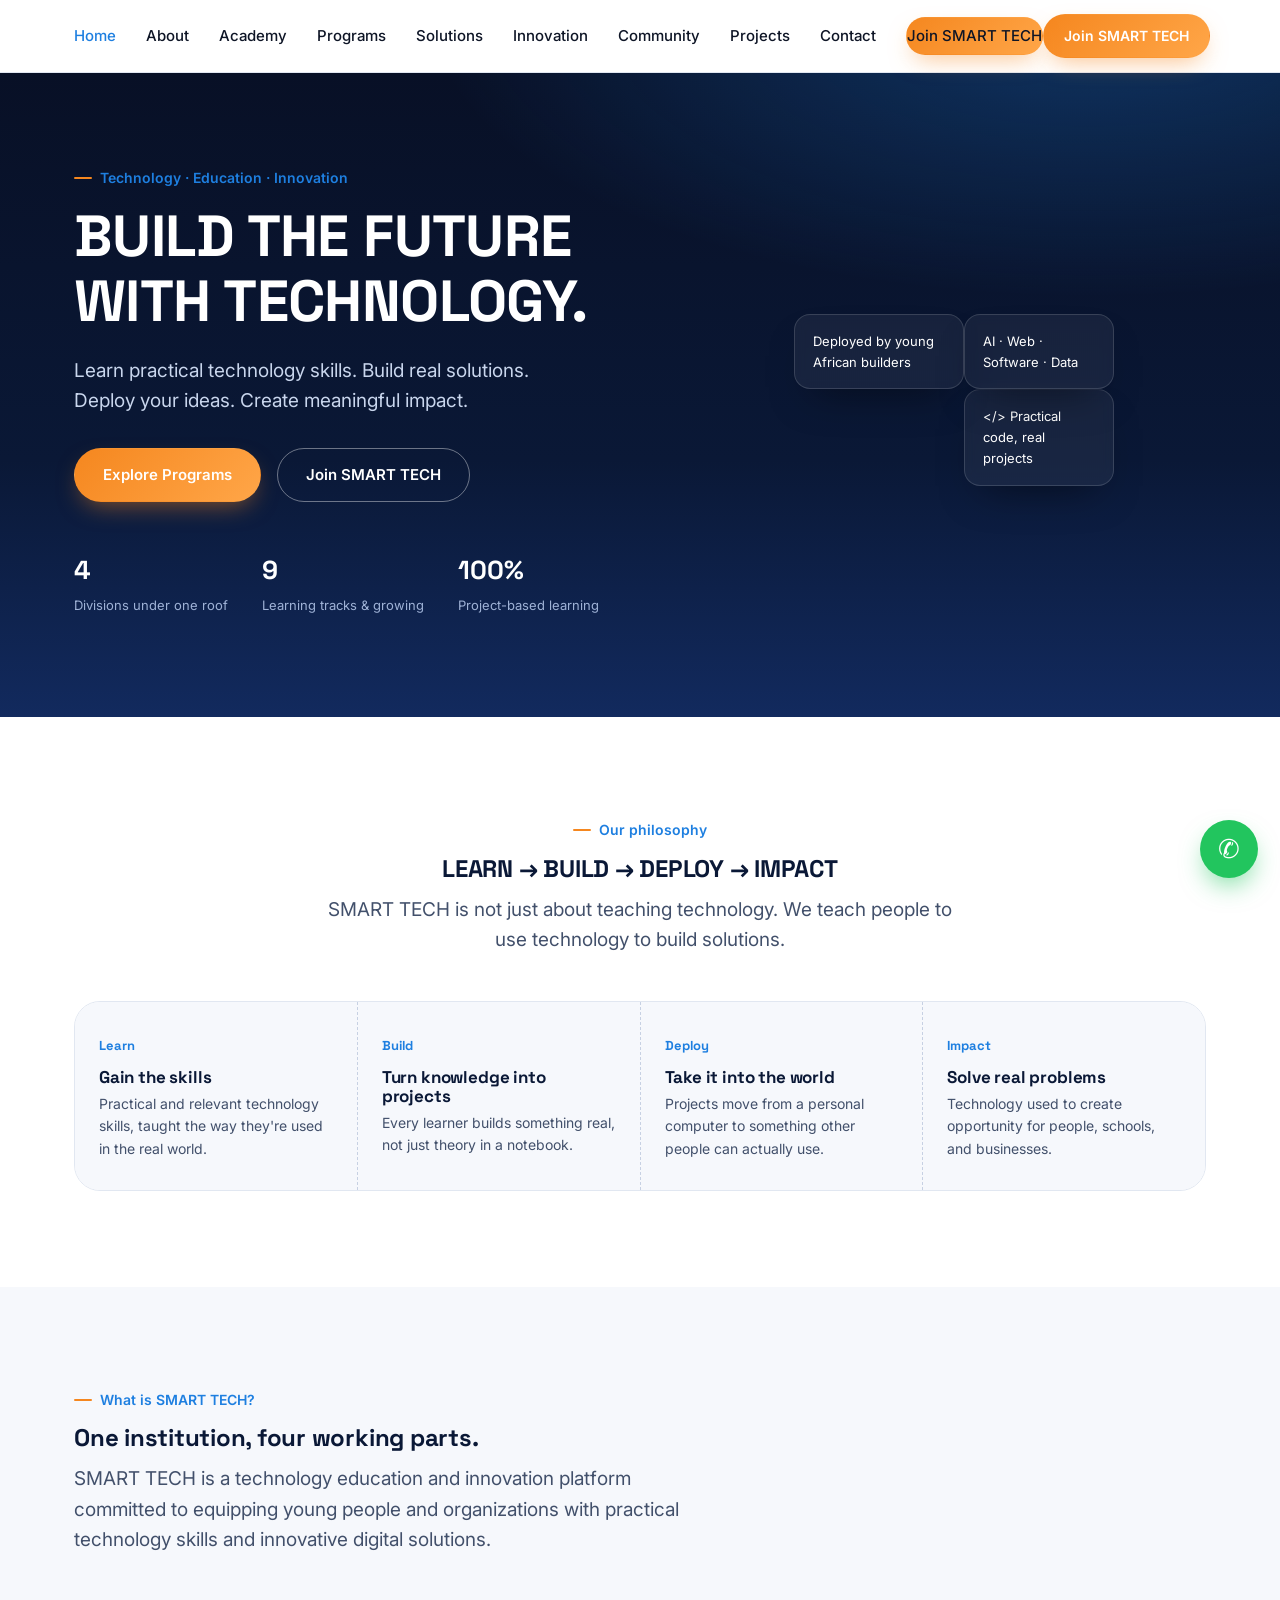
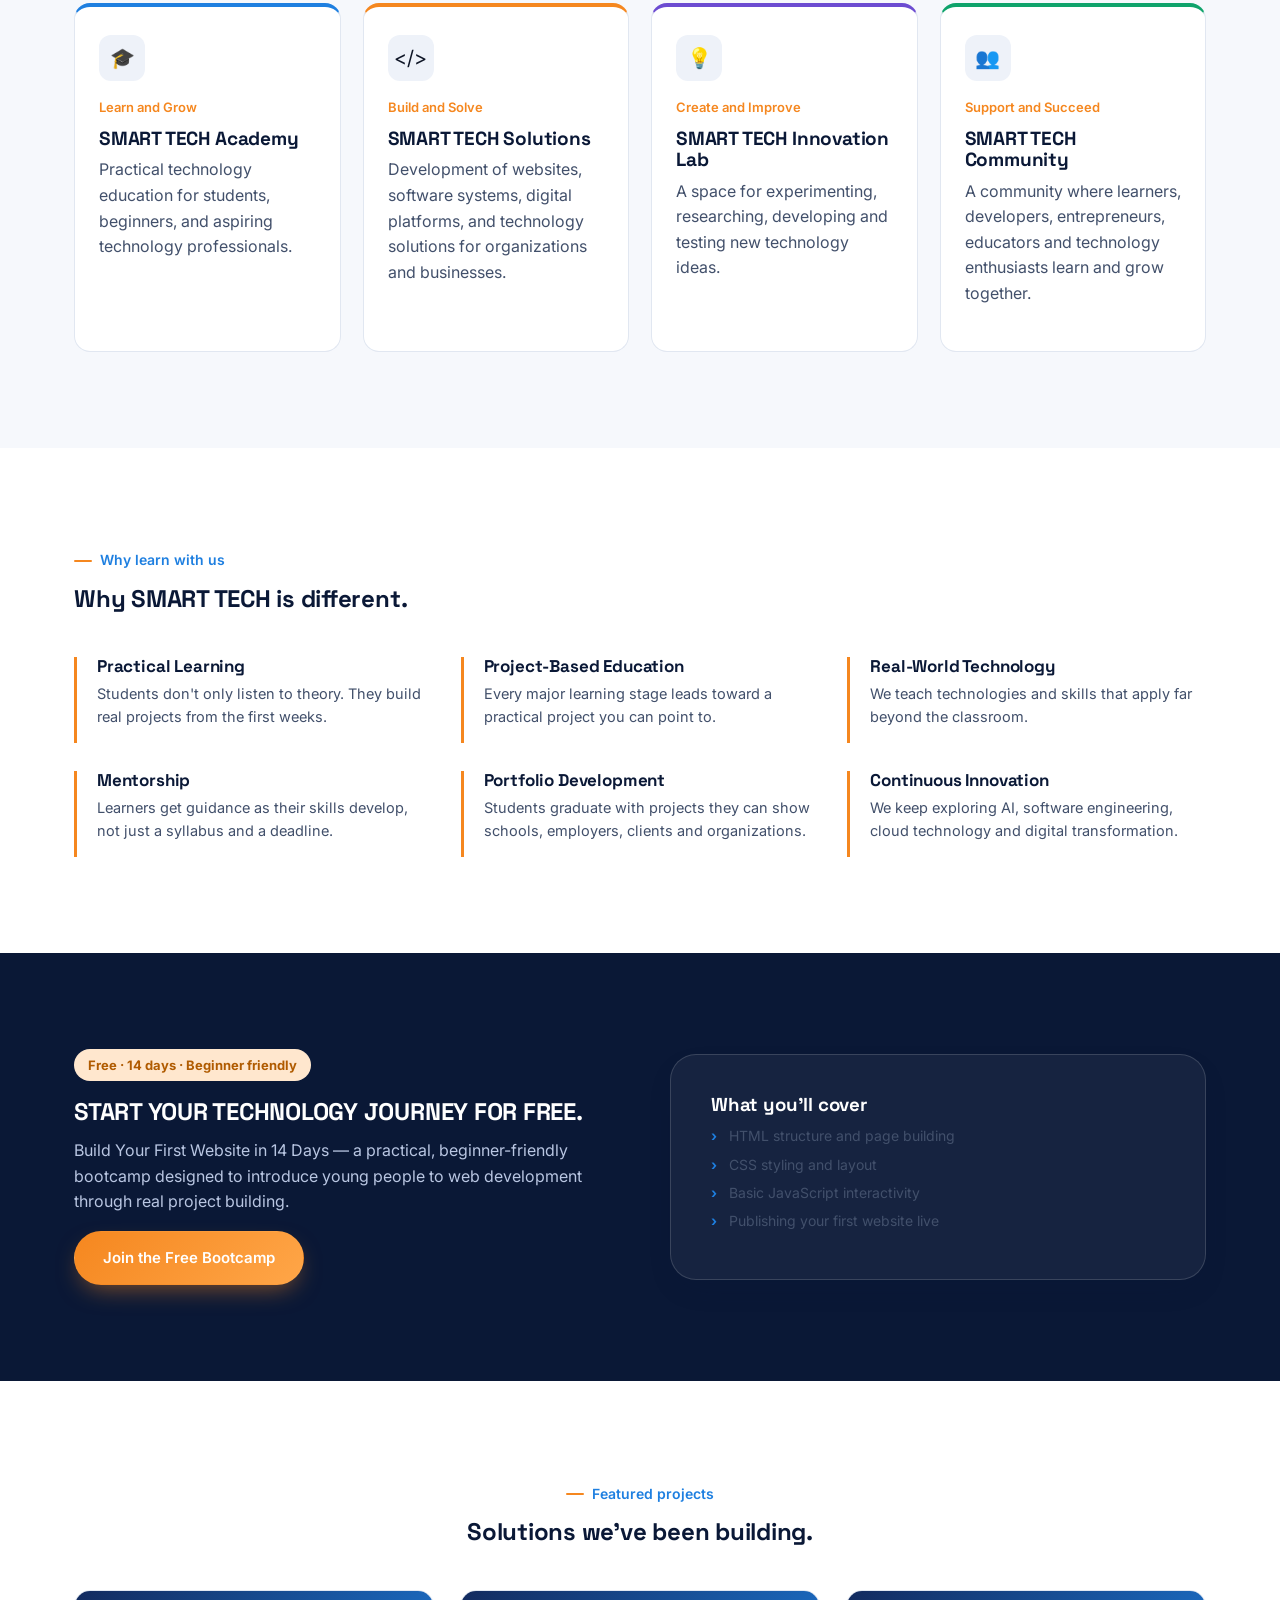
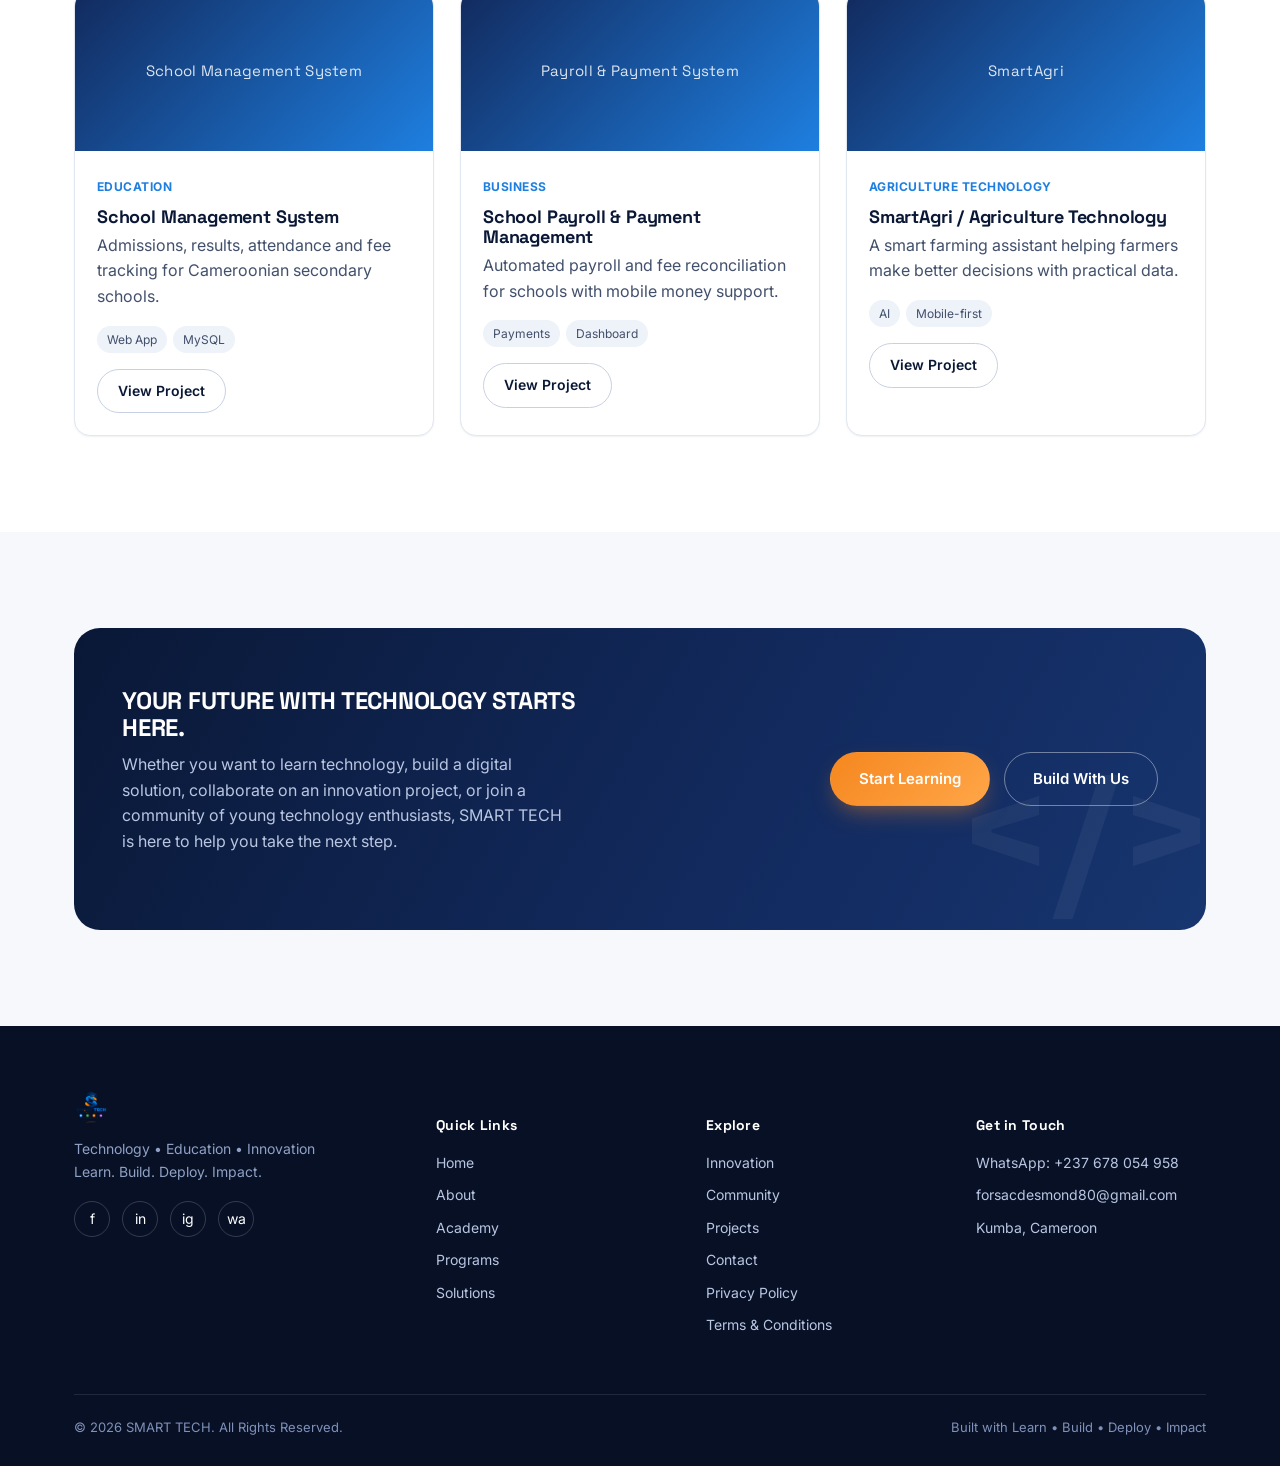
<file: index.html>
<!DOCTYPE html>
<html lang="en">
<head>
<meta charset="UTF-8">
<meta name="viewport" content="width=device-width, initial-scale=1.0">
<title>Home | SMART TECH</title>
<meta name="description" content="SMART TECH — Learn practical technology skills, build real solutions, deploy your ideas, and create meaningful impact in Cameroon.">
<link rel="canonical" href="https://smarttech.cm/">
<meta property="og:title" content="Home | SMART TECH">
<meta property="og:description" content="SMART TECH — Learn practical technology skills, build real solutions, deploy your ideas, and create meaningful impact in Cameroon.">
<meta property="og:type" content="website">
<meta property="og:image" content="assets/logo.png">
<meta property="og:site_name" content="SMART TECH">
<meta name="twitter:card" content="summary_large_image">
<link rel="icon" type="image/png" href="assets/logo.png">
<link rel="stylesheet" href="css/style.css">
</head>
<body>
<header class="nav">
  <div class="nav-inner">
    <a href="index.html" class="nav-brand">
      <img src="assets/logo.png" alt="SMART TECH logo">
    </a>
    <nav class="nav-links" aria-label="Primary">
        <a href="index.html" class="active">Home</a>
        <a href="about.html">About</a>
        <a href="academy.html">Academy</a>
        <a href="programs.html">Programs</a>
        <a href="solutions.html">Solutions</a>
        <a href="innovation.html">Innovation</a>
        <a href="community.html">Community</a>
        <a href="projects.html">Projects</a>
        <a href="contact.html">Contact</a>
        <a href="community.html" class="btn btn-primary btn-sm nav-cta-mobile">Join SMART TECH</a>
    </nav>
    <div class="nav-cta">
      <a href="community.html" class="btn btn-primary btn-sm">Join SMART TECH</a>
    </div>
    <button class="nav-toggle" aria-label="Toggle menu" aria-expanded="false"><span></span></button>
  </div>
</header>

<main>

<section class="hero">
  <div class="container hero-grid">
    <div>
      <div class="eyebrow">Technology &middot; Education &middot; Innovation</div>
      <h1>BUILD THE FUTURE WITH TECHNOLOGY.</h1>
      <p class="lede">Learn practical technology skills. Build real solutions. Deploy your ideas. Create meaningful impact.</p>
      <div class="hero-actions">
        <a href="programs.html" class="btn btn-primary">Explore Programs</a>
        <a href="community.html" class="btn btn-secondary">Join SMART TECH</a>
      </div>
      <div class="hero-stats">
        <div><strong>4</strong><span>Divisions under one roof</span></div>
        <div><strong>9</strong><span>Learning tracks &amp; growing</span></div>
        <div><strong>100%</strong><span>Project-based learning</span></div>
      </div>
    </div>
    <div class="hero-visual" aria-hidden="true">
      <img src="assets/logo.png" alt="" style="position:absolute;inset:0;margin:auto;width:78%;filter:drop-shadow(0 20px 40px rgba(0,0,0,.35));">
      <div class="orbit-card" style="top:2%; left:0; width:150px;">&lt;/&gt; Practical code, real projects</div>
      <div class="orbit-card" style="bottom:6%; right:-4%; width:170px;">Deployed by young African builders</div>
      <div class="orbit-card" style="bottom:32%; left:-8%; width:150px;">AI &middot; Web &middot; Software &middot; Data</div>
    </div>
  </div>
</section>

<section class="section-pad">
  <div class="container">
    <div class="section-head center" style="margin-bottom:0;">
      <div class="eyebrow" style="justify-content:center;">Our philosophy</div>
      <h2>LEARN &rarr; BUILD &rarr; DEPLOY &rarr; IMPACT</h2>
      <p class="lede center" style="margin:0 auto;">SMART TECH is not just about teaching technology. We teach people to use technology to build solutions.</p>
    </div>
    <div class="flow-row">
      <div class="flow-step">
        <span class="num">Learn</span>
        <h4>Gain the skills</h4>
        <p>Practical and relevant technology skills, taught the way they're used in the real world.</p>
      </div>
      <div class="flow-step">
        <span class="num">Build</span>
        <h4>Turn knowledge into projects</h4>
        <p>Every learner builds something real, not just theory in a notebook.</p>
      </div>
      <div class="flow-step">
        <span class="num">Deploy</span>
        <h4>Take it into the world</h4>
        <p>Projects move from a personal computer to something other people can actually use.</p>
      </div>
      <div class="flow-step">
        <span class="num">Impact</span>
        <h4>Solve real problems</h4>
        <p>Technology used to create opportunity for people, schools, and businesses.</p>
      </div>
    </div>
  </div>
</section>

<section class="section-pad band-paper">
  <div class="container">
    <div class="section-head">
      <div class="eyebrow">What is SMART TECH?</div>
      <h2>One institution, four working parts.</h2>
      <p class="lede">SMART TECH is a technology education and innovation platform committed to equipping young people and organizations with practical technology skills and innovative digital solutions.</p>
    </div>
    <div class="pillars-grid">
      <div class="pillar-card">
        <div class="pillar-icon">&#127891;</div>
        <span class="pillar-tag">Learn and Grow</span>
        <h3>SMART TECH Academy</h3>
        <p>Practical technology education for students, beginners, and aspiring technology professionals.</p>
      </div>
      <div class="pillar-card">
        <div class="pillar-icon">&lt;/&gt;</div>
        <span class="pillar-tag">Build and Solve</span>
        <h3>SMART TECH Solutions</h3>
        <p>Development of websites, software systems, digital platforms, and technology solutions for organizations and businesses.</p>
      </div>
      <div class="pillar-card">
        <div class="pillar-icon">&#128161;</div>
        <span class="pillar-tag">Create and Improve</span>
        <h3>SMART TECH Innovation Lab</h3>
        <p>A space for experimenting, researching, developing and testing new technology ideas.</p>
      </div>
      <div class="pillar-card">
        <div class="pillar-icon">&#128101;</div>
        <span class="pillar-tag">Support and Succeed</span>
        <h3>SMART TECH Community</h3>
        <p>A community where learners, developers, entrepreneurs, educators and technology enthusiasts learn and grow together.</p>
      </div>
    </div>
  </div>
</section>

<section class="section-pad">
  <div class="container">
    <div class="section-head">
      <div class="eyebrow">Why learn with us</div>
      <h2>Why SMART TECH is different.</h2>
    </div>
    <div class="why-grid">
      <div class="why-item"><h4>Practical Learning</h4><p>Students don't only listen to theory. They build real projects from the first weeks.</p></div>
      <div class="why-item"><h4>Project-Based Education</h4><p>Every major learning stage leads toward a practical project you can point to.</p></div>
      <div class="why-item"><h4>Real-World Technology</h4><p>We teach technologies and skills that apply far beyond the classroom.</p></div>
      <div class="why-item"><h4>Mentorship</h4><p>Learners get guidance as their skills develop, not just a syllabus and a deadline.</p></div>
      <div class="why-item"><h4>Portfolio Development</h4><p>Students graduate with projects they can show schools, employers, clients and organizations.</p></div>
      <div class="why-item"><h4>Continuous Innovation</h4><p>We keep exploring AI, software engineering, cloud technology and digital transformation.</p></div>
    </div>
  </div>
</section>

<section class="section-pad band-navy">
  <div class="container">
    <div class="split">
      <div>
        <div class="badge-free">Free &middot; 14 days &middot; Beginner friendly</div>
        <h2>START YOUR TECHNOLOGY JOURNEY FOR FREE.</h2>
        <p>Build Your First Website in 14 Days &mdash; a practical, beginner-friendly bootcamp designed to introduce young people to web development through real project building.</p>
        <a href="academy.html#bootcamp" class="btn btn-primary">Join the Free Bootcamp</a>
      </div>
      <div class="form-card" style="background:rgba(255,255,255,.05); border-color:rgba(255,255,255,.15);">
        <h3 style="color:#fff;">What you'll cover</h3>
        <ul class="prog-list" style="color:#C9D6ED;">
          <li>HTML structure and page building</li>
          <li>CSS styling and layout</li>
          <li>Basic JavaScript interactivity</li>
          <li>Publishing your first website live</li>
        </ul>
      </div>
    </div>
  </div>
</section>

<section class="section-pad">
  <div class="container">
    <div class="section-head center" style="margin:0 auto;">
      <div class="eyebrow" style="justify-content:center;">Featured projects</div>
      <h2>Solutions we've been building.</h2>
    </div>
    <div class="card-grid">
      <div class="proj-card">
        <div class="proj-thumb">School Management System</div>
        <div class="proj-body">
          <span class="proj-cat">Education</span>
          <h3>School Management System</h3>
          <p>Admissions, results, attendance and fee tracking for Cameroonian secondary schools.</p>
          <div class="proj-tech"><span class="tag">Web App</span><span class="tag">MySQL</span></div>
          <a href="projects.html" class="btn btn-outline btn-sm" style="margin-top:12px;">View Project</a>
        </div>
      </div>
      <div class="proj-card">
        <div class="proj-thumb">Payroll &amp; Payment System</div>
        <div class="proj-body">
          <span class="proj-cat">Business</span>
          <h3>School Payroll &amp; Payment Management</h3>
          <p>Automated payroll and fee reconciliation for schools with mobile money support.</p>
          <div class="proj-tech"><span class="tag">Payments</span><span class="tag">Dashboard</span></div>
          <a href="projects.html" class="btn btn-outline btn-sm" style="margin-top:12px;">View Project</a>
        </div>
      </div>
      <div class="proj-card">
        <div class="proj-thumb">SmartAgri</div>
        <div class="proj-body">
          <span class="proj-cat">Agriculture Technology</span>
          <h3>SmartAgri / Agriculture Technology</h3>
          <p>A smart farming assistant helping farmers make better decisions with practical data.</p>
          <div class="proj-tech"><span class="tag">AI</span><span class="tag">Mobile-first</span></div>
          <a href="projects.html" class="btn btn-outline btn-sm" style="margin-top:12px;">View Project</a>
        </div>
      </div>
    </div>
  </div>
</section>

<section class="section-pad band-paper">
  <div class="container">
    <div class="cta-band">
      <div>
        <h2>YOUR FUTURE WITH TECHNOLOGY STARTS HERE.</h2>
        <p>Whether you want to learn technology, build a digital solution, collaborate on an innovation project, or join a community of young technology enthusiasts, SMART TECH is here to help you take the next step.</p>
      </div>
      <div class="cta-actions">
        <a href="academy.html" class="btn btn-primary">Start Learning</a>
        <a href="solutions.html" class="btn btn-secondary">Build With Us</a>
      </div>
    </div>
  </div>
</section>

</main>
<footer class="footer">
  <div class="container">
    <div class="footer-grid">
      <div>
        <div class="footer-brand">
          <img src="assets/logo.png" alt="SMART TECH logo">
        </div>
        <p style="color:#8FA1C4;font-size:14px;max-width:280px;">Technology &bull; Education &bull; Innovation<br>Learn. Build. Deploy. Impact.</p>
        <div class="socials" style="margin-top:18px;">
          <a href="#" aria-label="Facebook">f</a>
          <a href="#" aria-label="LinkedIn">in</a>
          <a href="#" aria-label="Instagram">ig</a>
          <a href="https://wa.me/237678054958" aria-label="WhatsApp">wa</a>
        </div>
      </div>
      <div>
        <h5>Quick Links</h5>
        <ul>
          <li><a href="index.html">Home</a></li>
          <li><a href="about.html">About</a></li>
          <li><a href="academy.html">Academy</a></li>
          <li><a href="programs.html">Programs</a></li>
          <li><a href="solutions.html">Solutions</a></li>
        </ul>
      </div>
      <div>
        <h5>Explore</h5>
        <ul>
          <li><a href="innovation.html">Innovation</a></li>
          <li><a href="community.html">Community</a></li>
          <li><a href="projects.html">Projects</a></li>
          <li><a href="contact.html">Contact</a></li>
          <li><a href="privacy.html">Privacy Policy</a></li>
          <li><a href="terms.html">Terms &amp; Conditions</a></li>
        </ul>
      </div>
      <div>
        <h5>Get in Touch</h5>
        <ul>
          <li><a href="https://wa.me/237678054958">WhatsApp: +237 678 054 958</a></li>
          <li><a href="mailto:forsacdesmond80@gmail.com">forsacdesmond80@gmail.com</a></li>
          <li>Kumba, Cameroon</li>
        </ul>
      </div>
    </div>
    <div class="footer-bottom">
      <span>&copy; 2026 SMART TECH. All Rights Reserved.</span>
      <span>Built with Learn &bull; Build &bull; Deploy &bull; Impact</span>
    </div>
  </div>
</footer>
<a href="https://wa.me/237678054958" class="wa-float" aria-label="Chat on WhatsApp" target="_blank" rel="noopener">&#9990;</a>
<script src="js/script.js"></script>
</body>
</html>
</file>
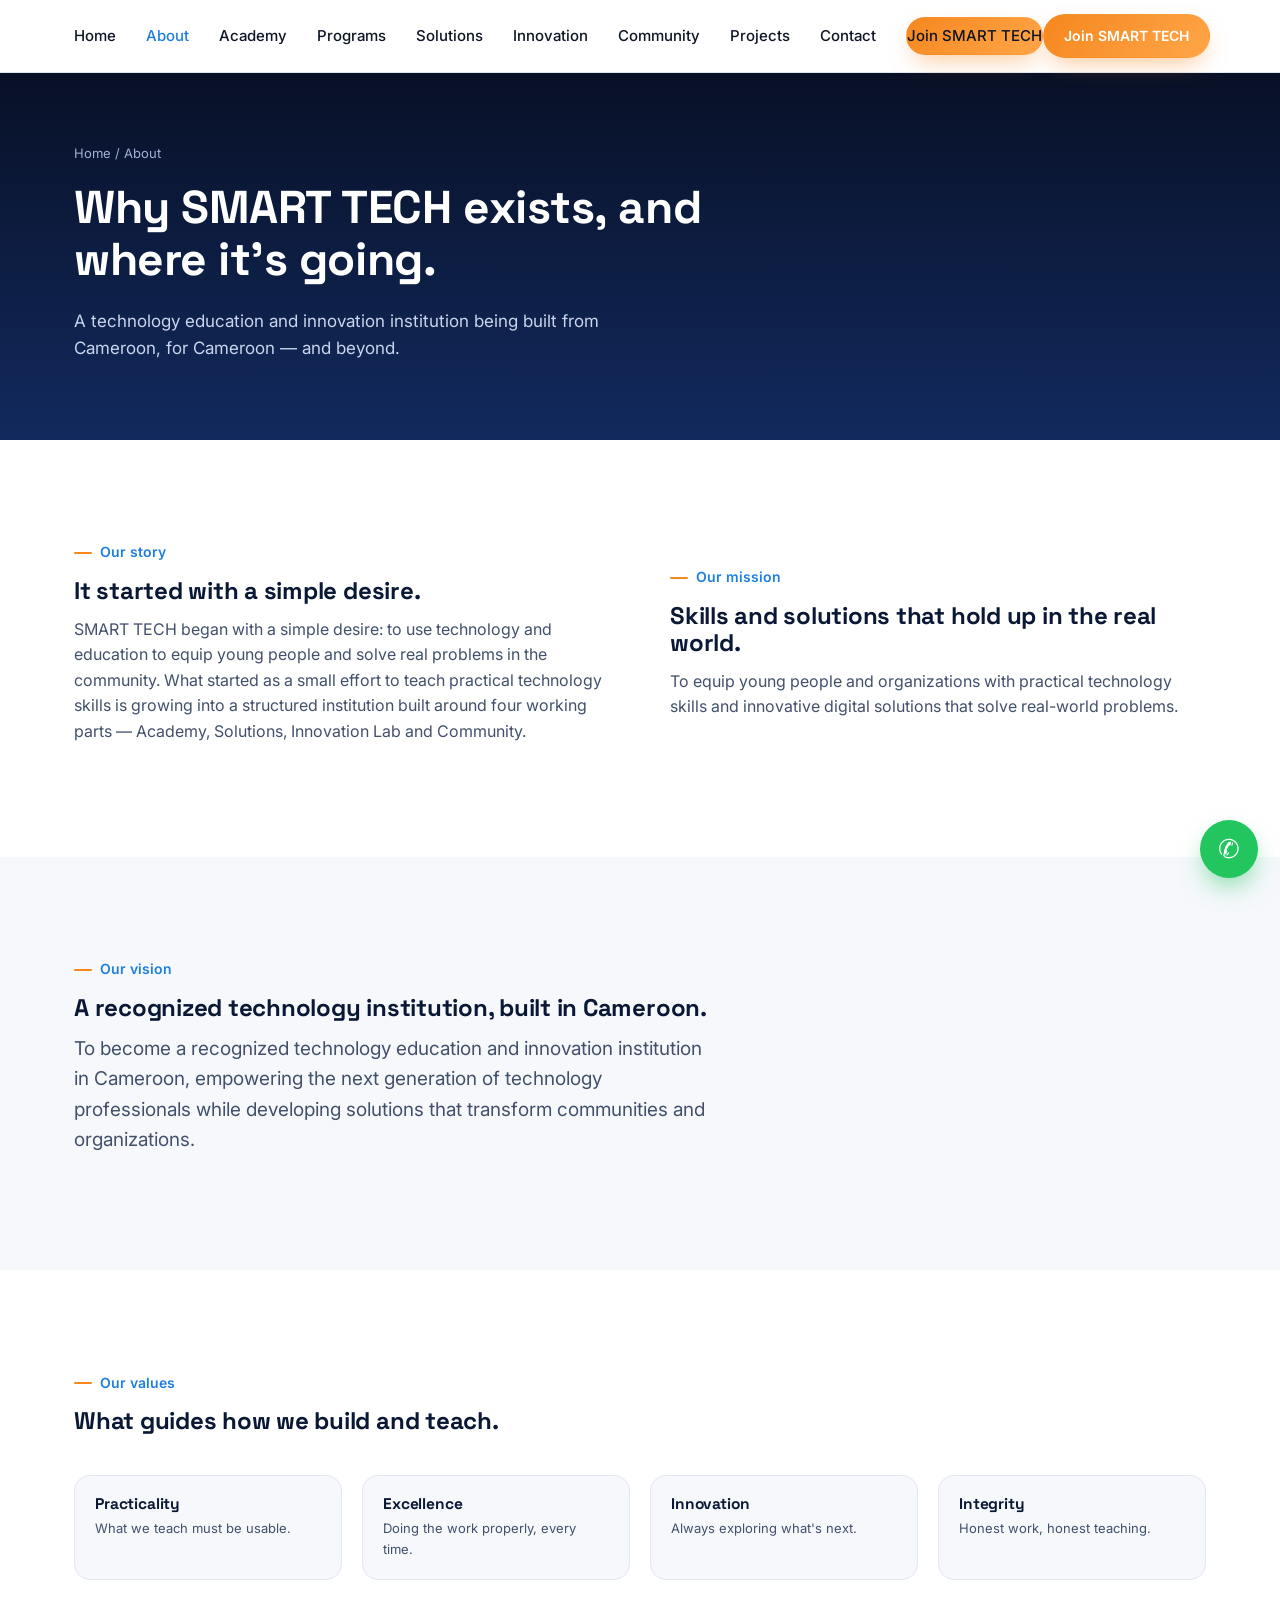
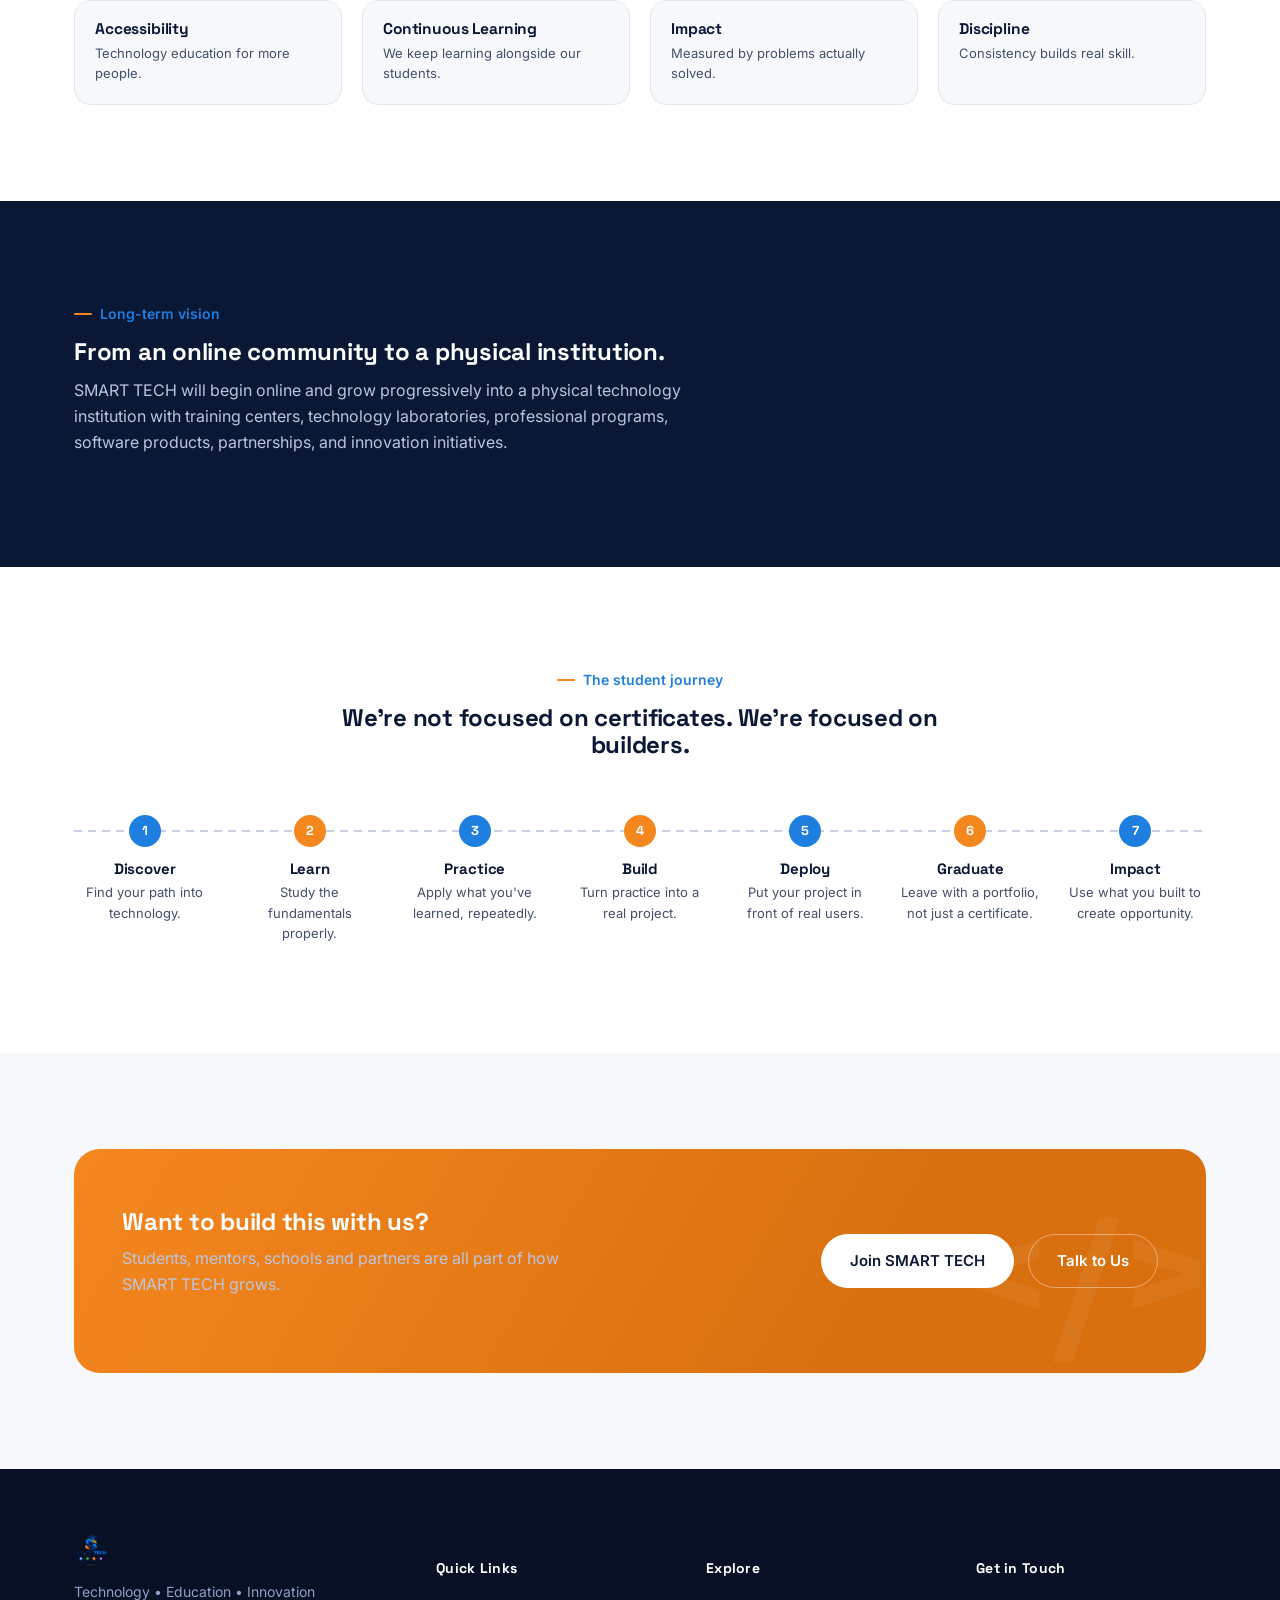
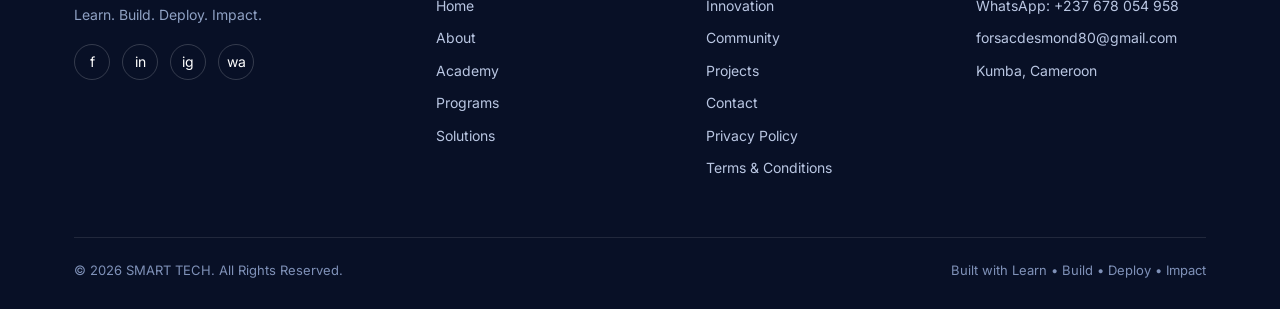
<file: about.html>
<!DOCTYPE html>
<html lang="en">
<head>
<meta charset="UTF-8">
<meta name="viewport" content="width=device-width, initial-scale=1.0">
<title>About | SMART TECH</title>
<meta name="description" content="The story, mission, vision and values behind SMART TECH, a technology education and innovation institution built in Cameroon.">
<link rel="canonical" href="https://smarttech.cm/about.html">
<meta property="og:title" content="About | SMART TECH">
<meta property="og:description" content="The story, mission, vision and values behind SMART TECH, a technology education and innovation institution built in Cameroon.">
<meta property="og:type" content="website">
<meta property="og:image" content="assets/logo.png">
<meta property="og:site_name" content="SMART TECH">
<meta name="twitter:card" content="summary_large_image">
<link rel="icon" type="image/png" href="assets/logo.png">
<link rel="stylesheet" href="css/style.css">
</head>
<body>
<header class="nav">
  <div class="nav-inner">
    <a href="index.html" class="nav-brand">
      <img src="assets/logo.png" alt="SMART TECH logo">
    </a>
    <nav class="nav-links" aria-label="Primary">
        <a href="index.html">Home</a>
        <a href="about.html" class="active">About</a>
        <a href="academy.html">Academy</a>
        <a href="programs.html">Programs</a>
        <a href="solutions.html">Solutions</a>
        <a href="innovation.html">Innovation</a>
        <a href="community.html">Community</a>
        <a href="projects.html">Projects</a>
        <a href="contact.html">Contact</a>
        <a href="community.html" class="btn btn-primary btn-sm nav-cta-mobile">Join SMART TECH</a>
    </nav>
    <div class="nav-cta">
      <a href="community.html" class="btn btn-primary btn-sm">Join SMART TECH</a>
    </div>
    <button class="nav-toggle" aria-label="Toggle menu" aria-expanded="false"><span></span></button>
  </div>
</header>

<main>

<section class="page-hero">
  <div class="container">
    <div class="crumbs"><a href="index.html">Home</a> / About</div>
    <h1>Why SMART TECH exists, and where it's going.</h1>
    <p>A technology education and innovation institution being built from Cameroon, for Cameroon &mdash; and beyond.</p>
  </div>
</section>

<section class="section-pad">
  <div class="container">
    <div class="split">
      <div>
        <div class="eyebrow">Our story</div>
        <h2>It started with a simple desire.</h2>
        <p>SMART TECH began with a simple desire: to use technology and education to equip young people and solve real problems in the community. What started as a small effort to teach practical technology skills is growing into a structured institution built around four working parts &mdash; Academy, Solutions, Innovation Lab and Community.</p>
      </div>
      <div>
        <div class="eyebrow">Our mission</div>
        <h2>Skills and solutions that hold up in the real world.</h2>
        <p>To equip young people and organizations with practical technology skills and innovative digital solutions that solve real-world problems.</p>
      </div>
    </div>
  </div>
</section>

<section class="section-pad band-paper">
  <div class="container">
    <div class="section-head">
      <div class="eyebrow">Our vision</div>
      <h2>A recognized technology institution, built in Cameroon.</h2>
      <p class="lede">To become a recognized technology education and innovation institution in Cameroon, empowering the next generation of technology professionals while developing solutions that transform communities and organizations.</p>
    </div>
  </div>
</section>

<section class="section-pad">
  <div class="container">
    <div class="section-head">
      <div class="eyebrow">Our values</div>
      <h2>What guides how we build and teach.</h2>
    </div>
    <div class="values-grid">
      <div class="value-chip"><h4>Practicality</h4><p>What we teach must be usable.</p></div>
      <div class="value-chip"><h4>Excellence</h4><p>Doing the work properly, every time.</p></div>
      <div class="value-chip"><h4>Innovation</h4><p>Always exploring what's next.</p></div>
      <div class="value-chip"><h4>Integrity</h4><p>Honest work, honest teaching.</p></div>
      <div class="value-chip"><h4>Accessibility</h4><p>Technology education for more people.</p></div>
      <div class="value-chip"><h4>Continuous Learning</h4><p>We keep learning alongside our students.</p></div>
      <div class="value-chip"><h4>Impact</h4><p>Measured by problems actually solved.</p></div>
      <div class="value-chip"><h4>Discipline</h4><p>Consistency builds real skill.</p></div>
    </div>
  </div>
</section>

<section class="section-pad band-navy">
  <div class="container">
    <div class="section-head">
      <div class="eyebrow">Long-term vision</div>
      <h2>From an online community to a physical institution.</h2>
      <p>SMART TECH will begin online and grow progressively into a physical technology institution with training centers, technology laboratories, professional programs, software products, partnerships, and innovation initiatives.</p>
    </div>
  </div>
</section>

<section class="section-pad">
  <div class="container">
    <div class="section-head center" style="margin:0 auto;">
      <div class="eyebrow" style="justify-content:center;">The student journey</div>
      <h2>We're not focused on certificates. We're focused on builders.</h2>
    </div>
    <div class="timeline">
      <div class="tl-step"><div class="tl-dot">1</div><h4>Discover</h4><p>Find your path into technology.</p></div>
      <div class="tl-step"><div class="tl-dot">2</div><h4>Learn</h4><p>Study the fundamentals properly.</p></div>
      <div class="tl-step"><div class="tl-dot">3</div><h4>Practice</h4><p>Apply what you've learned, repeatedly.</p></div>
      <div class="tl-step"><div class="tl-dot">4</div><h4>Build</h4><p>Turn practice into a real project.</p></div>
      <div class="tl-step"><div class="tl-dot">5</div><h4>Deploy</h4><p>Put your project in front of real users.</p></div>
      <div class="tl-step"><div class="tl-dot">6</div><h4>Graduate</h4><p>Leave with a portfolio, not just a certificate.</p></div>
      <div class="tl-step"><div class="tl-dot">7</div><h4>Impact</h4><p>Use what you built to create opportunity.</p></div>
    </div>
  </div>
</section>

<section class="section-pad band-paper">
  <div class="container">
    <div class="cta-band" style="background:linear-gradient(120deg,var(--orange-500),#D9700F 70%);">
      <div>
        <h2>Want to build this with us?</h2>
        <p>Students, mentors, schools and partners are all part of how SMART TECH grows.</p>
      </div>
      <div class="cta-actions">
        <a href="community.html" class="btn" style="background:#fff;color:var(--navy-900);">Join SMART TECH</a>
        <a href="contact.html" class="btn btn-secondary">Talk to Us</a>
      </div>
    </div>
  </div>
</section>

</main>
<footer class="footer">
  <div class="container">
    <div class="footer-grid">
      <div>
        <div class="footer-brand">
          <img src="assets/logo.png" alt="SMART TECH logo">
        </div>
        <p style="color:#8FA1C4;font-size:14px;max-width:280px;">Technology &bull; Education &bull; Innovation<br>Learn. Build. Deploy. Impact.</p>
        <div class="socials" style="margin-top:18px;">
          <a href="#" aria-label="Facebook">f</a>
          <a href="#" aria-label="LinkedIn">in</a>
          <a href="#" aria-label="Instagram">ig</a>
          <a href="https://wa.me/237678054958" aria-label="WhatsApp">wa</a>
        </div>
      </div>
      <div>
        <h5>Quick Links</h5>
        <ul>
          <li><a href="index.html">Home</a></li>
          <li><a href="about.html">About</a></li>
          <li><a href="academy.html">Academy</a></li>
          <li><a href="programs.html">Programs</a></li>
          <li><a href="solutions.html">Solutions</a></li>
        </ul>
      </div>
      <div>
        <h5>Explore</h5>
        <ul>
          <li><a href="innovation.html">Innovation</a></li>
          <li><a href="community.html">Community</a></li>
          <li><a href="projects.html">Projects</a></li>
          <li><a href="contact.html">Contact</a></li>
          <li><a href="privacy.html">Privacy Policy</a></li>
          <li><a href="terms.html">Terms &amp; Conditions</a></li>
        </ul>
      </div>
      <div>
        <h5>Get in Touch</h5>
        <ul>
          <li><a href="https://wa.me/237678054958">WhatsApp: +237 678 054 958</a></li>
          <li><a href="mailto:forsacdesmond80@gmail.com">forsacdesmond80@gmail.com</a></li>
          <li>Kumba, Cameroon</li>
        </ul>
      </div>
    </div>
    <div class="footer-bottom">
      <span>&copy; 2026 SMART TECH. All Rights Reserved.</span>
      <span>Built with Learn &bull; Build &bull; Deploy &bull; Impact</span>
    </div>
  </div>
</footer>
<a href="https://wa.me/237678054958" class="wa-float" aria-label="Chat on WhatsApp" target="_blank" rel="noopener">&#9990;</a>
<script src="js/script.js"></script>
</body>
</html>
</file>
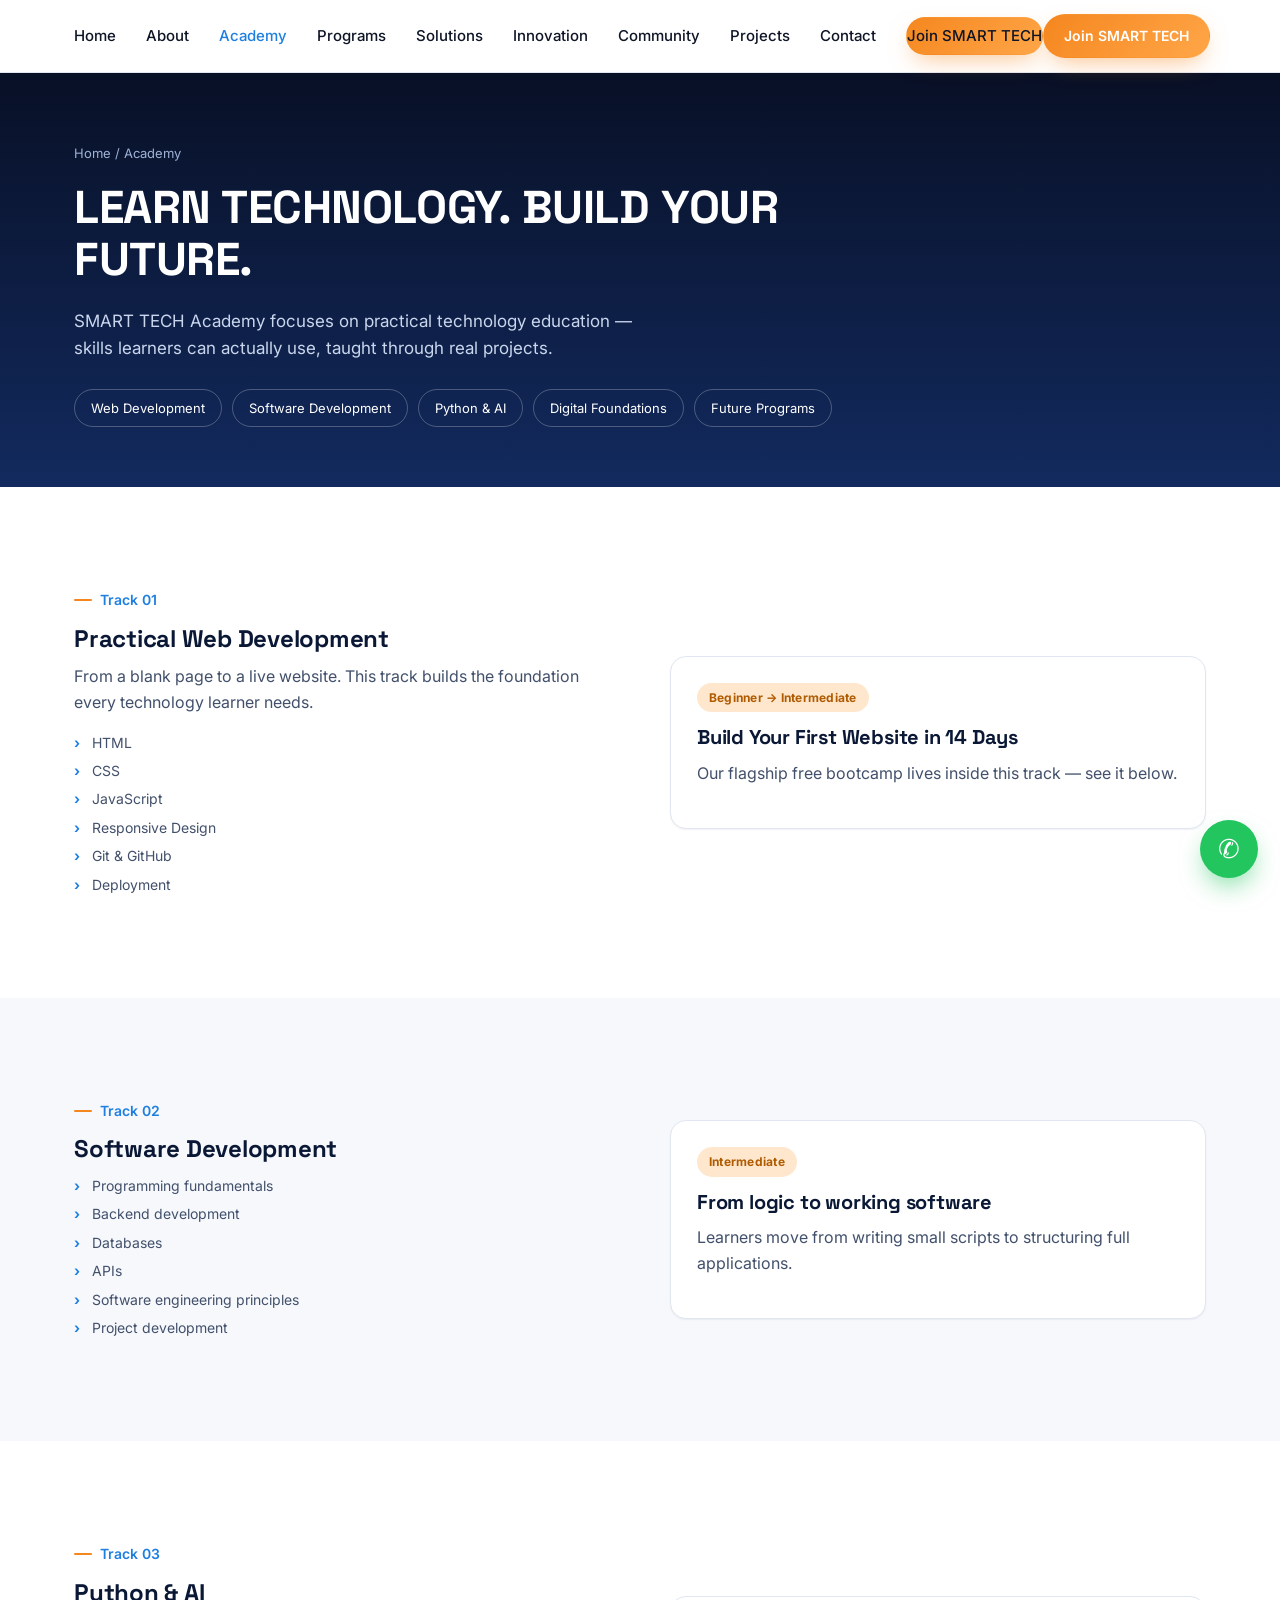
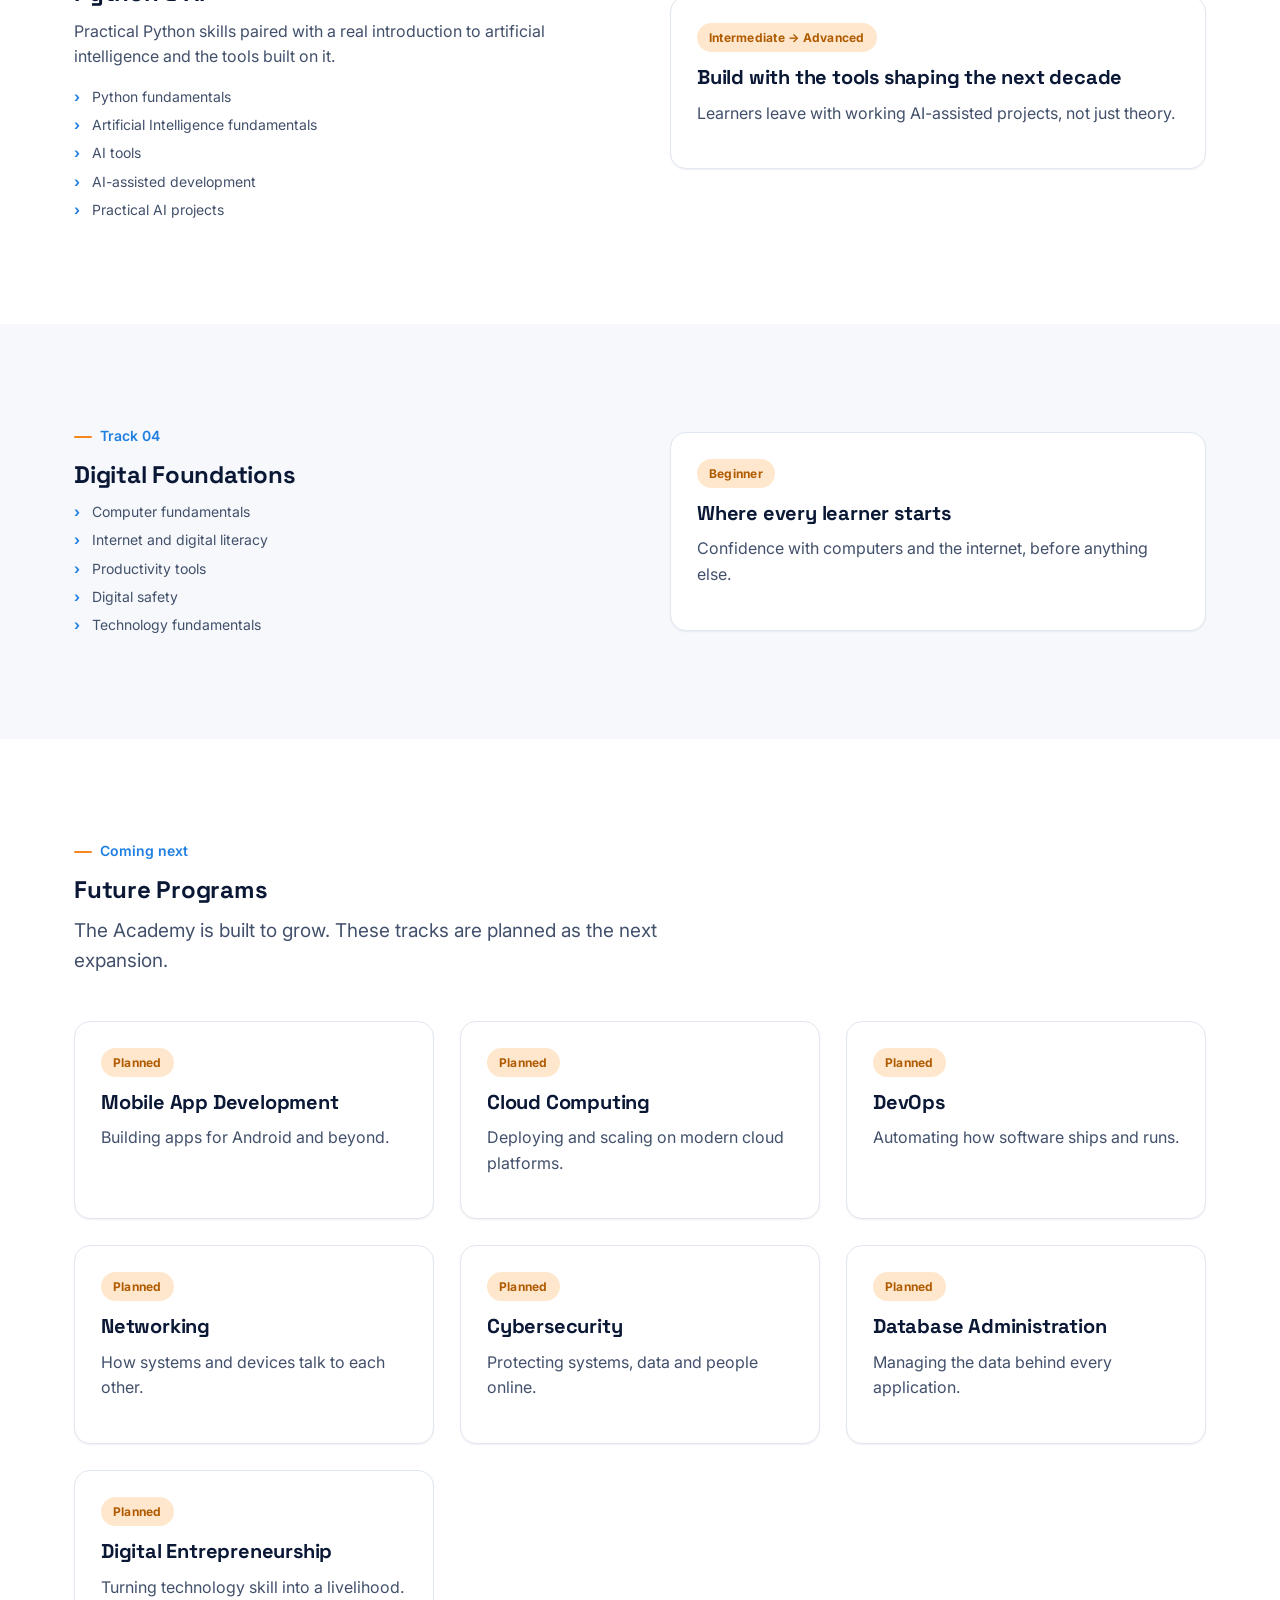
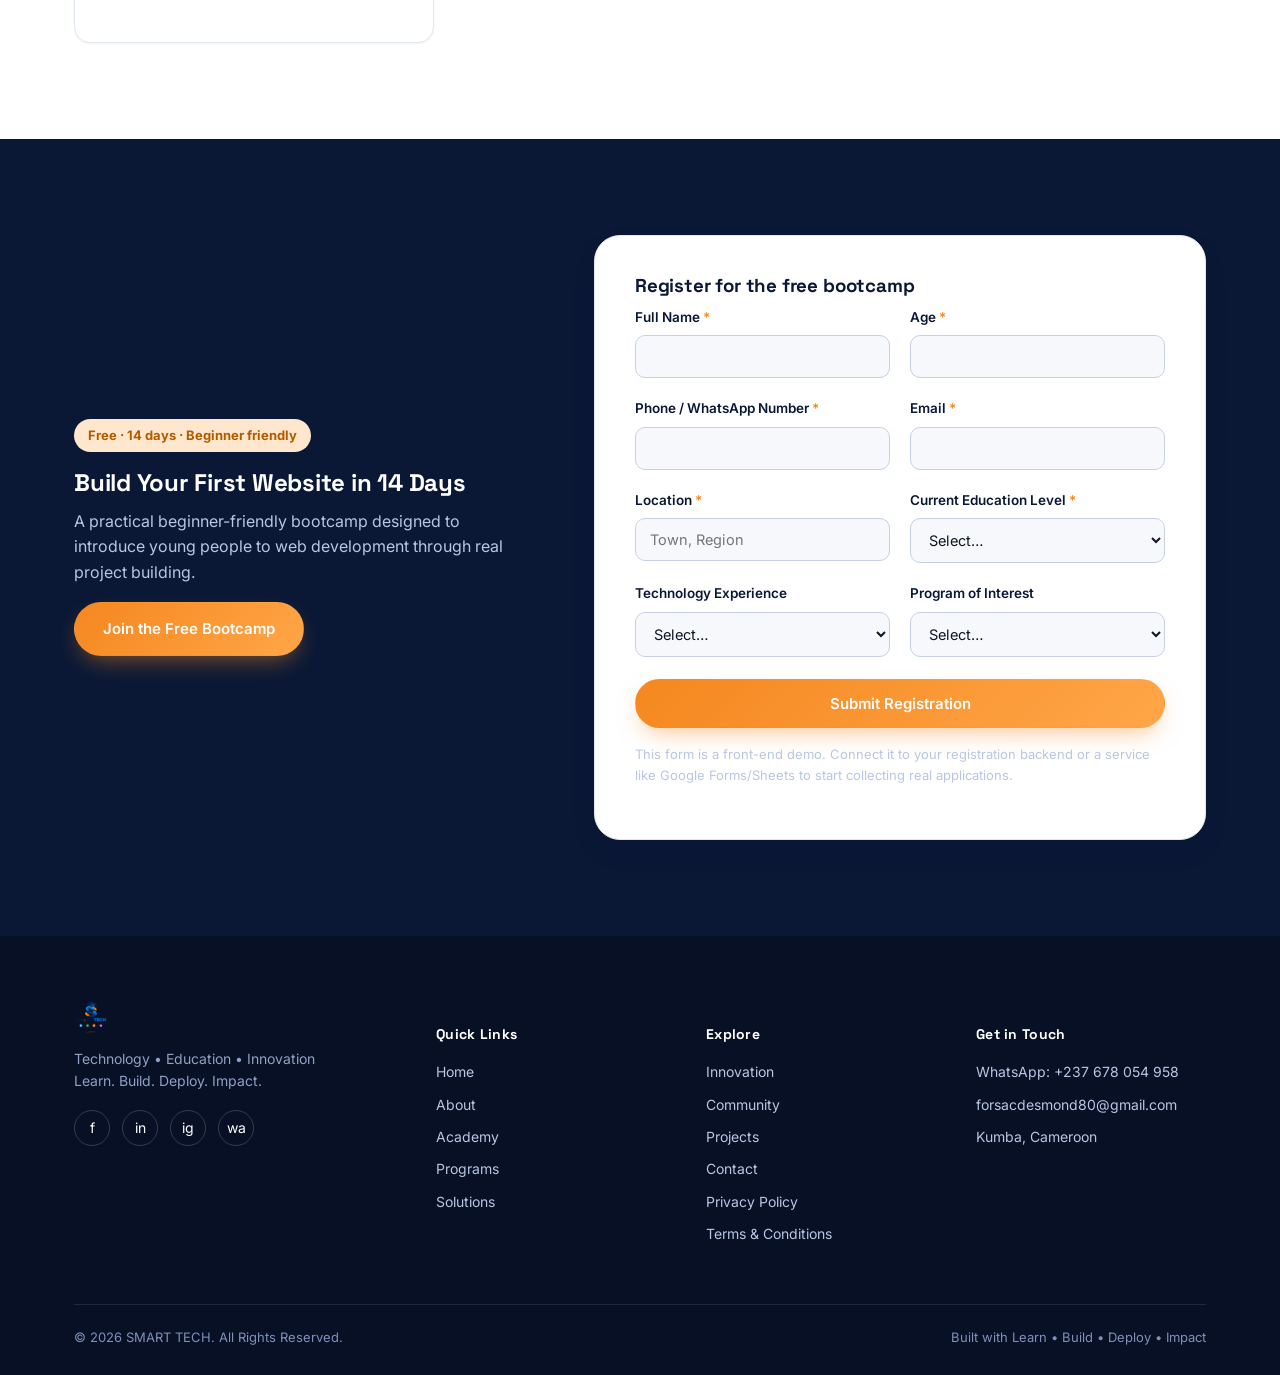
<file: academy.html>
<!DOCTYPE html>
<html lang="en">

<head>
  <meta charset="UTF-8">
  <meta name="viewport" content="width=device-width, initial-scale=1.0">
  <title>Academy | SMART TECH</title>
  <meta name="description"
    content="SMART TECH Academy — practical technology education in web development, software development, Python & AI, and digital foundations.">
  <link rel="canonical" href="https://smarttech.cm/academy.html">
  <meta property="og:title" content="Academy | SMART TECH">
  <meta property="og:description"
    content="SMART TECH Academy — practical technology education in web development, software development, Python & AI, and digital foundations.">
  <meta property="og:type" content="website">
  <meta property="og:image" content="assets/logo.png">
  <meta property="og:site_name" content="SMART TECH">
  <meta name="twitter:card" content="summary_large_image">
  <link rel="icon" type="image/png" href="assets/logo.png">
  <link rel="stylesheet" href="css/style.css">
</head>

<body>
  <header class="nav">
    <div class="nav-inner">
      <a href="index.html" class="nav-brand">
        <img src="assets/logo.png" alt="SMART TECH logo">
      </a>
      <nav class="nav-links" aria-label="Primary">
        <a href="index.html">Home</a>
        <a href="about.html">About</a>
        <a href="academy.html" class="active">Academy</a>
        <a href="programs.html">Programs</a>
        <a href="solutions.html">Solutions</a>
        <a href="innovation.html">Innovation</a>
        <a href="community.html">Community</a>
        <a href="projects.html">Projects</a>
        <a href="contact.html">Contact</a>
        <a href="community.html" class="btn btn-primary btn-sm nav-cta-mobile">Join SMART TECH</a>
      </nav>
      <div class="nav-cta">
        <a href="community.html" class="btn btn-primary btn-sm">Join SMART TECH</a>
      </div>
      <button class="nav-toggle" aria-label="Toggle menu" aria-expanded="false"><span></span></button>
    </div>
  </header>

  <main>

    <section class="page-hero">
      <div class="container">
        <div class="crumbs"><a href="index.html">Home</a> / Academy</div>
        <h1>LEARN TECHNOLOGY. BUILD YOUR FUTURE.</h1>
        <p>SMART TECH Academy focuses on practical technology education &mdash; skills learners can actually use, taught
          through real projects.</p>
        <div class="strip-nav">
          <a href="#web-dev">Web Development</a>
          <a href="#software">Software Development</a>
          <a href="#python-ai">Python &amp; AI</a>
          <a href="#digital">Digital Foundations</a>
          <a href="#future">Future Programs</a>
        </div>
      </div>
    </section>

    <section class="section-pad" id="web-dev">
      <div class="container">
        <div class="split">
          <div>
            <div class="eyebrow">Track 01</div>
            <h2>Practical Web Development</h2>
            <p>From a blank page to a live website. This track builds the foundation every technology learner needs.</p>
            <ul class="prog-list">
              <li>HTML</li>
              <li>CSS</li>
              <li>JavaScript</li>
              <li>Responsive Design</li>
              <li>Git &amp; GitHub</li>
              <li>Deployment</li>
            </ul>
          </div>
          <div class="prog-card">
            <span class="prog-level">Beginner &rarr; Intermediate</span>
            <h3>Build Your First Website in 14 Days</h3>
            <p>Our flagship free bootcamp lives inside this track &mdash; see it below.</p>
          </div>
        </div>
      </div>
    </section>

    <section class="section-pad band-paper" id="software">
      <div class="container">
        <div class="split">
          <div class="prog-card" style="order:2;">
            <span class="prog-level">Intermediate</span>
            <h3>From logic to working software</h3>
            <p>Learners move from writing small scripts to structuring full applications.</p>
          </div>
          <div style="order:1;">
            <div class="eyebrow">Track 02</div>
            <h2>Software Development</h2>
            <ul class="prog-list">
              <li>Programming fundamentals</li>
              <li>Backend development</li>
              <li>Databases</li>
              <li>APIs</li>
              <li>Software engineering principles</li>
              <li>Project development</li>
            </ul>
          </div>
        </div>
      </div>
    </section>

    <section class="section-pad" id="python-ai">
      <div class="container">
        <div class="split">
          <div>
            <div class="eyebrow">Track 03</div>
            <h2>Python &amp; AI</h2>
            <p>Practical Python skills paired with a real introduction to artificial intelligence and the tools built on
              it.</p>
            <ul class="prog-list">
              <li>Python fundamentals</li>
              <li>Artificial Intelligence fundamentals</li>
              <li>AI tools</li>
              <li>AI-assisted development</li>
              <li>Practical AI projects</li>
            </ul>
          </div>
          <div class="prog-card">
            <span class="prog-level">Intermediate &rarr; Advanced</span>
            <h3>Build with the tools shaping the next decade</h3>
            <p>Learners leave with working AI-assisted projects, not just theory.</p>
          </div>
        </div>
      </div>
    </section>

    <section class="section-pad band-paper" id="digital">
      <div class="container">
        <div class="split">
          <div class="prog-card" style="order:2;">
            <span class="prog-level">Beginner</span>
            <h3>Where every learner starts</h3>
            <p>Confidence with computers and the internet, before anything else.</p>
          </div>
          <div style="order:1;">
            <div class="eyebrow">Track 04</div>
            <h2>Digital Foundations</h2>
            <ul class="prog-list">
              <li>Computer fundamentals</li>
              <li>Internet and digital literacy</li>
              <li>Productivity tools</li>
              <li>Digital safety</li>
              <li>Technology fundamentals</li>
            </ul>
          </div>
        </div>
      </div>
    </section>

    <section class="section-pad" id="future">
      <div class="container">
        <div class="section-head">
          <div class="eyebrow">Coming next</div>
          <h2>Future Programs</h2>
          <p class="lede">The Academy is built to grow. These tracks are planned as the next expansion.</p>
        </div>
        <div class="card-grid">
          <div class="prog-card"><span class="prog-level">Planned</span>
            <h3>Mobile App Development</h3>
            <p>Building apps for Android and beyond.</p>
          </div>
          <div class="prog-card"><span class="prog-level">Planned</span>
            <h3>Cloud Computing</h3>
            <p>Deploying and scaling on modern cloud platforms.</p>
          </div>
          <div class="prog-card"><span class="prog-level">Planned</span>
            <h3>DevOps</h3>
            <p>Automating how software ships and runs.</p>
          </div>
          <div class="prog-card"><span class="prog-level">Planned</span>
            <h3>Networking</h3>
            <p>How systems and devices talk to each other.</p>
          </div>
          <div class="prog-card"><span class="prog-level">Planned</span>
            <h3>Cybersecurity</h3>
            <p>Protecting systems, data and people online.</p>
          </div>
          <div class="prog-card"><span class="prog-level">Planned</span>
            <h3>Database Administration</h3>
            <p>Managing the data behind every application.</p>
          </div>
          <div class="prog-card"><span class="prog-level">Planned</span>
            <h3>Digital Entrepreneurship</h3>
            <p>Turning technology skill into a livelihood.</p>
          </div>
        </div>
      </div>
    </section>

    <section class="section-pad band-navy" id="bootcamp">
      <div class="container">
        <div class="split">
          <div>
            <div class="badge-free">Free &middot; 14 days &middot; Beginner friendly</div>
            <h2>Build Your First Website in 14 Days</h2>
            <p>A practical beginner-friendly bootcamp designed to introduce young people to web development through real
              project building.</p>
            <a href="#bootcamp-form" class="btn btn-primary">Join the Free Bootcamp</a>
          </div>
          <div class="form-card" id="bootcamp-form">
            <h3>Register for the free bootcamp</h3>
            <form data-form data-whatsapp-submit="237678054958">
              <div class="form-grid">
                <div class="field"><label>Full Name <span class="req">*</span></label><input type="text" required></div>
                <div class="field"><label>Age <span class="req">*</span></label><input type="number" min="10" max="100"
                    required></div>
                <div class="field"><label>Phone / WhatsApp Number <span class="req">*</span></label><input type="tel"
                    required></div>
                <div class="field"><label>Email <span class="req">*</span></label><input type="email" required></div>
                <div class="field"><label>Location <span class="req">*</span></label><input type="text"
                    placeholder="Town, Region" required></div>
                <div class="field"><label>Current Education Level <span class="req">*</span></label>
                  <select required>
                    <option value="">Select&hellip;</option>
                    <option>Secondary School</option>
                    <option>High School</option>
                    <option>University</option>
                    <option>Graduate / Working</option>
                    <option>Other</option>
                  </select>
                </div>
                <div class="field"><label>Technology Experience</label>
                  <select>
                    <option value="">Select&hellip;</option>
                    <option>None</option>
                    <option>Beginner</option>
                    <option>Some experience</option>
                    <option>Experienced</option>
                  </select>
                </div>
                <div class="field"><label>Program of Interest</label>
                  <select>
                    <option value="">Select&hellip;</option>
                    <option>Web Development</option>
                    <option>Software Development</option>
                    <option>Python &amp; AI</option>
                    <option>Digital Foundations</option>
                  </select>
                </div>
              </div>
              <button type="submit" class="btn btn-primary btn-block" style="margin-top:22px;">Submit
                Registration</button>
            </form>
            <div class="form-success">Thank you &mdash; your registration has been received. We'll reach out on WhatsApp
              or email with next steps.</div>
            <p class="form-note">This form is a front-end demo. Connect it to your registration backend or a service
              like Google Forms/Sheets to start collecting real applications.</p>
          </div>
        </div>
      </div>
    </section>

  </main>
  <footer class="footer">
    <div class="container">
      <div class="footer-grid">
        <div>
          <div class="footer-brand">
            <img src="assets/logo.png" alt="SMART TECH logo">
          </div>
          <p style="color:#8FA1C4;font-size:14px;max-width:280px;">Technology &bull; Education &bull;
            Innovation<br>Learn. Build. Deploy. Impact.</p>
          <div class="socials" style="margin-top:18px;">
            <a href="#" aria-label="Facebook">f</a>
            <a href="#" aria-label="LinkedIn">in</a>
            <a href="#" aria-label="Instagram">ig</a>
            <a href="https://wa.me/237678054958" aria-label="WhatsApp">wa</a>
          </div>
        </div>
        <div>
          <h5>Quick Links</h5>
          <ul>
            <li><a href="index.html">Home</a></li>
            <li><a href="about.html">About</a></li>
            <li><a href="academy.html">Academy</a></li>
            <li><a href="programs.html">Programs</a></li>
            <li><a href="solutions.html">Solutions</a></li>
          </ul>
        </div>
        <div>
          <h5>Explore</h5>
          <ul>
            <li><a href="innovation.html">Innovation</a></li>
            <li><a href="community.html">Community</a></li>
            <li><a href="projects.html">Projects</a></li>
            <li><a href="contact.html">Contact</a></li>
            <li><a href="privacy.html">Privacy Policy</a></li>
            <li><a href="terms.html">Terms &amp; Conditions</a></li>
          </ul>
        </div>
        <div>
          <h5>Get in Touch</h5>
          <ul>
            <li><a href="https://wa.me/237678054958">WhatsApp: +237 678 054 958</a></li>
            <li><a href="mailto:forsacdesmond80@gmail.com">forsacdesmond80@gmail.com</a></li>
            <li>Kumba, Cameroon</li>
          </ul>
        </div>
      </div>
      <div class="footer-bottom">
        <span>&copy; 2026 SMART TECH. All Rights Reserved.</span>
        <span>Built with Learn &bull; Build &bull; Deploy &bull; Impact</span>
      </div>
    </div>
  </footer>
  <a href="https://wa.me/237678054958" class="wa-float" aria-label="Chat on WhatsApp" target="_blank"
    rel="noopener">&#9990;</a>
  <script src="js/script.js"></script>
</body>

</html>
</file>
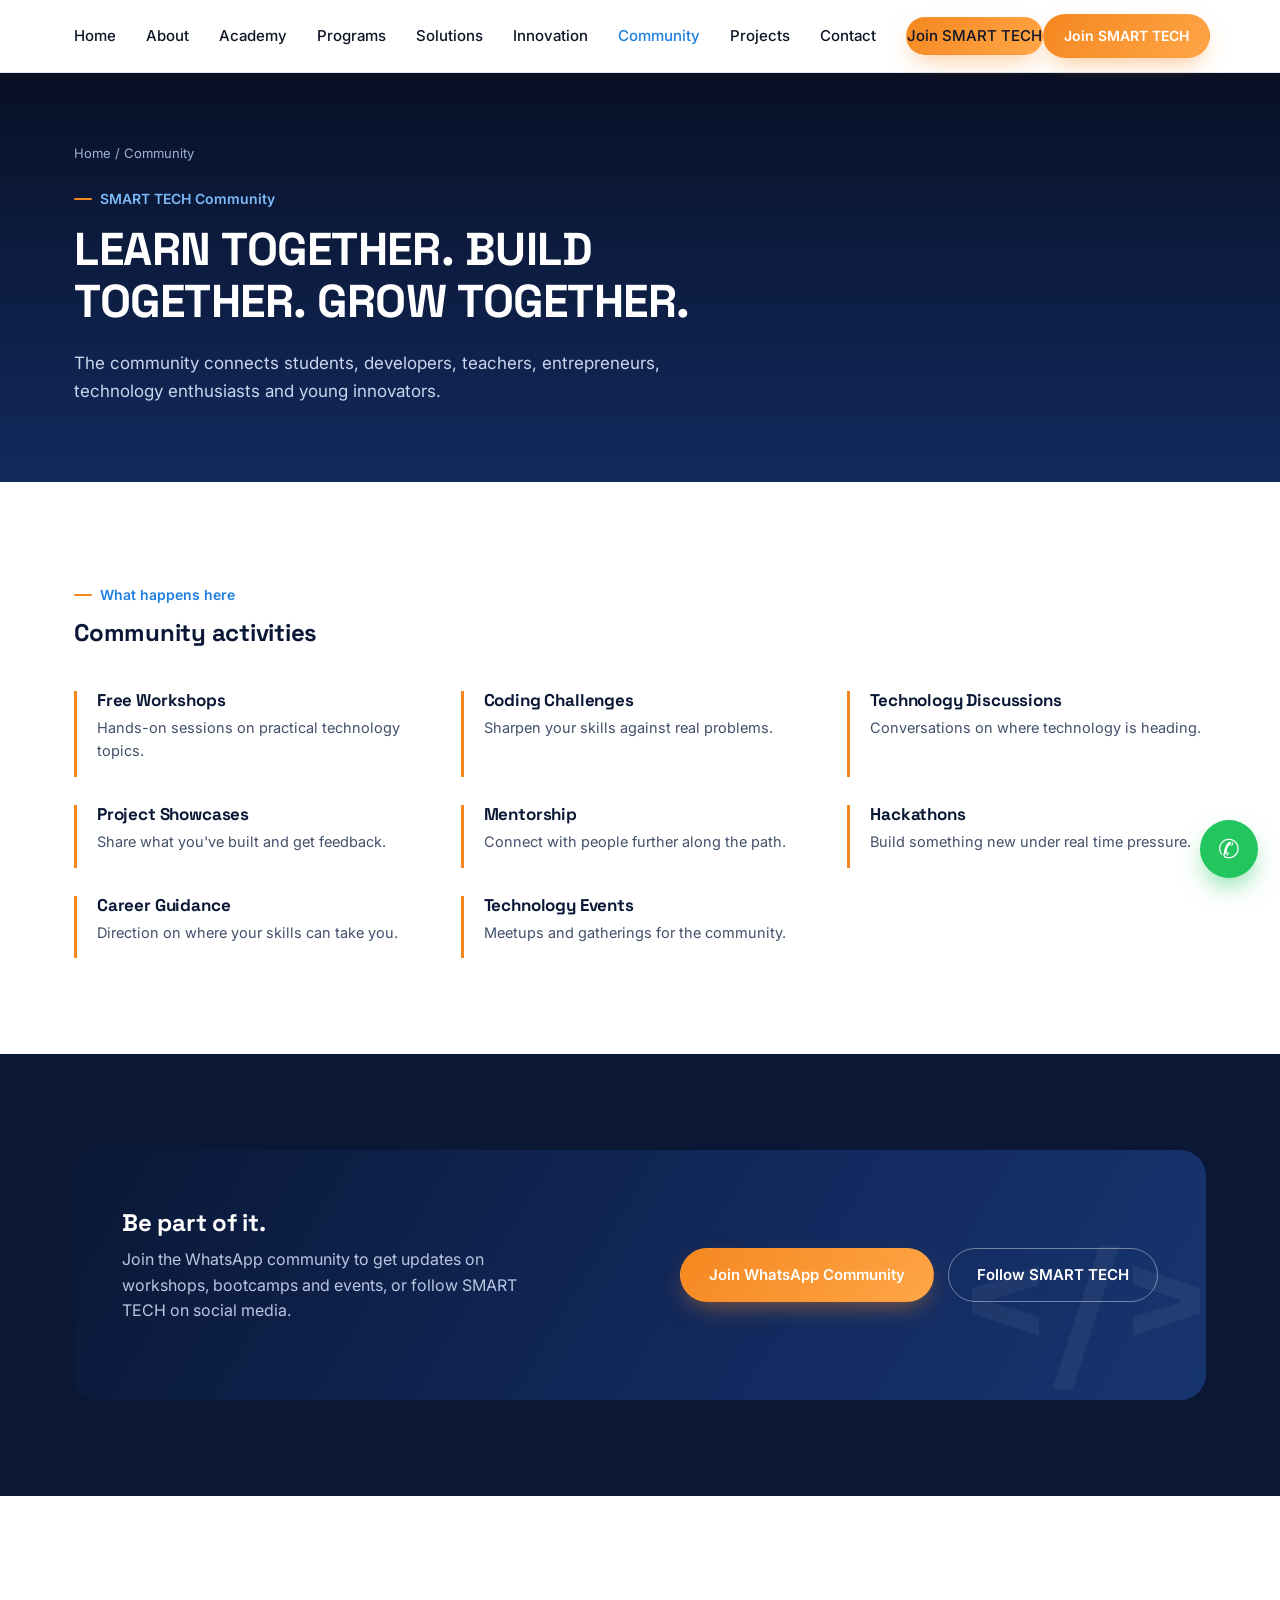
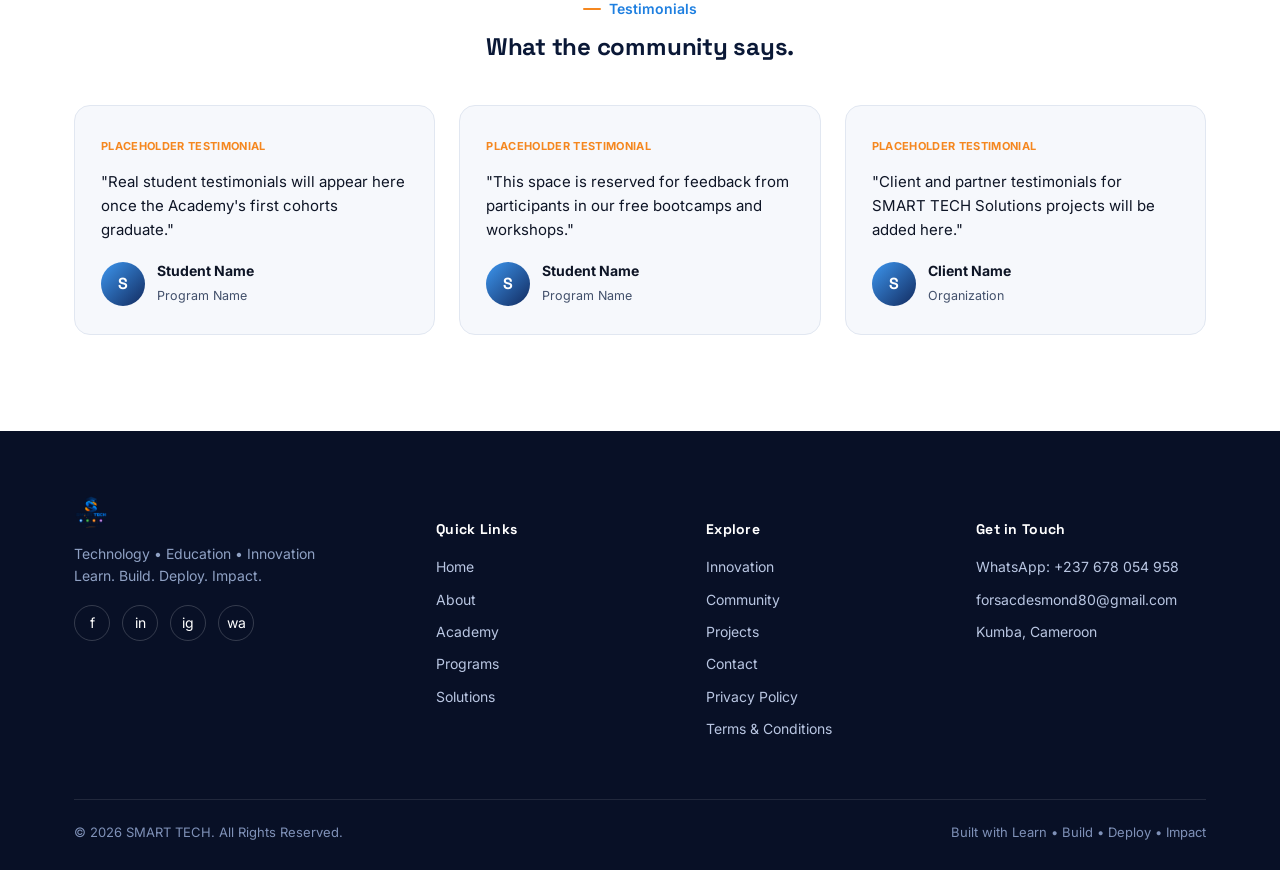
<file: community.html>
<!DOCTYPE html>
<html lang="en">

<head>
  <meta charset="UTF-8">
  <meta name="viewport" content="width=device-width, initial-scale=1.0">
  <title>Community | SMART TECH</title>
  <meta name="description"
    content="Join the SMART TECH community of students, developers, entrepreneurs and technology enthusiasts learning and building together.">
  <link rel="canonical" href="https://smarttech.cm/community.html">
  <meta property="og:title" content="Community | SMART TECH">
  <meta property="og:description"
    content="Join the SMART TECH community of students, developers, entrepreneurs and technology enthusiasts learning and building together.">
  <meta property="og:type" content="website">
  <meta property="og:image" content="assets/logo.png">
  <meta property="og:site_name" content="SMART TECH">
  <meta name="twitter:card" content="summary_large_image">
  <link rel="icon" type="image/png" href="assets/logo.png">
  <link rel="stylesheet" href="css/style.css">
</head>

<body>
  <header class="nav">
    <div class="nav-inner">
      <a href="index.html" class="nav-brand">
        <img src="assets/logo.png" alt="SMART TECH logo">
      </a>
      <nav class="nav-links" aria-label="Primary">
        <a href="index.html">Home</a>
        <a href="about.html">About</a>
        <a href="academy.html">Academy</a>
        <a href="programs.html">Programs</a>
        <a href="solutions.html">Solutions</a>
        <a href="innovation.html">Innovation</a>
        <a href="community.html" class="active">Community</a>
        <a href="projects.html">Projects</a>
        <a href="contact.html">Contact</a>
        <a href="community.html" class="btn btn-primary btn-sm nav-cta-mobile">Join SMART TECH</a>
      </nav>
      <div class="nav-cta">
        <a href="community.html" class="btn btn-primary btn-sm">Join SMART TECH</a>
      </div>
      <button class="nav-toggle" aria-label="Toggle menu" aria-expanded="false"><span></span></button>
    </div>
  </header>

  <main>

    <section class="page-hero">
      <div class="container">
        <div class="crumbs"><a href="index.html">Home</a> / Community</div>
        <div class="eyebrow" style="color:#7CBBF7;">SMART TECH Community</div>
        <h1>LEARN TOGETHER. BUILD TOGETHER. GROW TOGETHER.</h1>
        <p>The community connects students, developers, teachers, entrepreneurs, technology enthusiasts and young
          innovators.</p>
      </div>
    </section>

    <section class="section-pad">
      <div class="container">
        <div class="section-head">
          <div class="eyebrow">What happens here</div>
          <h2>Community activities</h2>
        </div>
        <div class="why-grid">
          <div class="why-item">
            <h4>Free Workshops</h4>
            <p>Hands-on sessions on practical technology topics.</p>
          </div>
          <div class="why-item">
            <h4>Coding Challenges</h4>
            <p>Sharpen your skills against real problems.</p>
          </div>
          <div class="why-item">
            <h4>Technology Discussions</h4>
            <p>Conversations on where technology is heading.</p>
          </div>
          <div class="why-item">
            <h4>Project Showcases</h4>
            <p>Share what you've built and get feedback.</p>
          </div>
          <div class="why-item">
            <h4>Mentorship</h4>
            <p>Connect with people further along the path.</p>
          </div>
          <div class="why-item">
            <h4>Hackathons</h4>
            <p>Build something new under real time pressure.</p>
          </div>
          <div class="why-item">
            <h4>Career Guidance</h4>
            <p>Direction on where your skills can take you.</p>
          </div>
          <div class="why-item">
            <h4>Technology Events</h4>
            <p>Meetups and gatherings for the community.</p>
          </div>
        </div>
      </div>
    </section>

    <section class="section-pad band-navy">
      <div class="container">
        <div class="cta-band">
          <div>
            <h2>Be part of it.</h2>
            <p>Join the WhatsApp community to get updates on workshops, bootcamps and events, or follow SMART TECH on
              social media.</p>
          </div>
          <div class="cta-actions">
            <a href="https://chat.whatsapp.com/FJaK5ilMN79ICW2eAh3qia" class="btn btn-primary" target="_blank"
              rel="noopener">Join WhatsApp Community</a>
            <a href="#" class="btn btn-secondary">Follow SMART TECH</a>
          </div>
        </div>
      </div>
    </section>

    <section class="section-pad">
      <div class="container">
        <div class="section-head center" style="margin:0 auto;">
          <div class="eyebrow" style="justify-content:center;">Testimonials</div>
          <h2>What the community says.</h2>
        </div>
        <div class="testi-grid">
          <div class="testi-card">
            <span class="placeholder-badge">PLACEHOLDER TESTIMONIAL</span>
            <p class="testi-quote" style="margin-top:12px;">"Real student testimonials will appear here once the
              Academy's first cohorts graduate."</p>
            <div class="testi-who">
              <div class="testi-avatar">S</div>
              <div><strong>Student Name</strong><span>Program Name</span></div>
            </div>
          </div>
          <div class="testi-card">
            <span class="placeholder-badge">PLACEHOLDER TESTIMONIAL</span>
            <p class="testi-quote" style="margin-top:12px;">"This space is reserved for feedback from participants in
              our free bootcamps and workshops."</p>
            <div class="testi-who">
              <div class="testi-avatar">S</div>
              <div><strong>Student Name</strong><span>Program Name</span></div>
            </div>
          </div>
          <div class="testi-card">
            <span class="placeholder-badge">PLACEHOLDER TESTIMONIAL</span>
            <p class="testi-quote" style="margin-top:12px;">"Client and partner testimonials for SMART TECH Solutions
              projects will be added here."</p>
            <div class="testi-who">
              <div class="testi-avatar">S</div>
              <div><strong>Client Name</strong><span>Organization</span></div>
            </div>
          </div>
        </div>
      </div>
    </section>

  </main>
  <footer class="footer">
    <div class="container">
      <div class="footer-grid">
        <div>
          <div class="footer-brand">
            <img src="assets/logo.png" alt="SMART TECH logo">
          </div>
          <p style="color:#8FA1C4;font-size:14px;max-width:280px;">Technology &bull; Education &bull;
            Innovation<br>Learn. Build. Deploy. Impact.</p>
          <div class="socials" style="margin-top:18px;">
            <a href="#" aria-label="Facebook">f</a>
            <a href="#" aria-label="LinkedIn">in</a>
            <a href="#" aria-label="Instagram">ig</a>
            <a href="https://wa.me/237678054958" aria-label="WhatsApp">wa</a>
          </div>
        </div>
        <div>
          <h5>Quick Links</h5>
          <ul>
            <li><a href="index.html">Home</a></li>
            <li><a href="about.html">About</a></li>
            <li><a href="academy.html">Academy</a></li>
            <li><a href="programs.html">Programs</a></li>
            <li><a href="solutions.html">Solutions</a></li>
          </ul>
        </div>
        <div>
          <h5>Explore</h5>
          <ul>
            <li><a href="innovation.html">Innovation</a></li>
            <li><a href="community.html">Community</a></li>
            <li><a href="projects.html">Projects</a></li>
            <li><a href="contact.html">Contact</a></li>
            <li><a href="privacy.html">Privacy Policy</a></li>
            <li><a href="terms.html">Terms &amp; Conditions</a></li>
          </ul>
        </div>
        <div>
          <h5>Get in Touch</h5>
          <ul>
            <li><a href="https://wa.me/237678054958">WhatsApp: +237 678 054 958</a></li>
            <li><a href="mailto:forsacdesmond80@gmail.com">forsacdesmond80@gmail.com</a></li>
            <li>Kumba, Cameroon</li>
          </ul>
        </div>
      </div>
      <div class="footer-bottom">
        <span>&copy; 2026 SMART TECH. All Rights Reserved.</span>
        <span>Built with Learn &bull; Build &bull; Deploy &bull; Impact</span>
      </div>
    </div>
  </footer>
  <a href="https://wa.me/237678054958" class="wa-float" aria-label="Chat on WhatsApp" target="_blank"
    rel="noopener">&#9990;</a>
  <script src="js/script.js"></script>
</body>

</html>
</file>
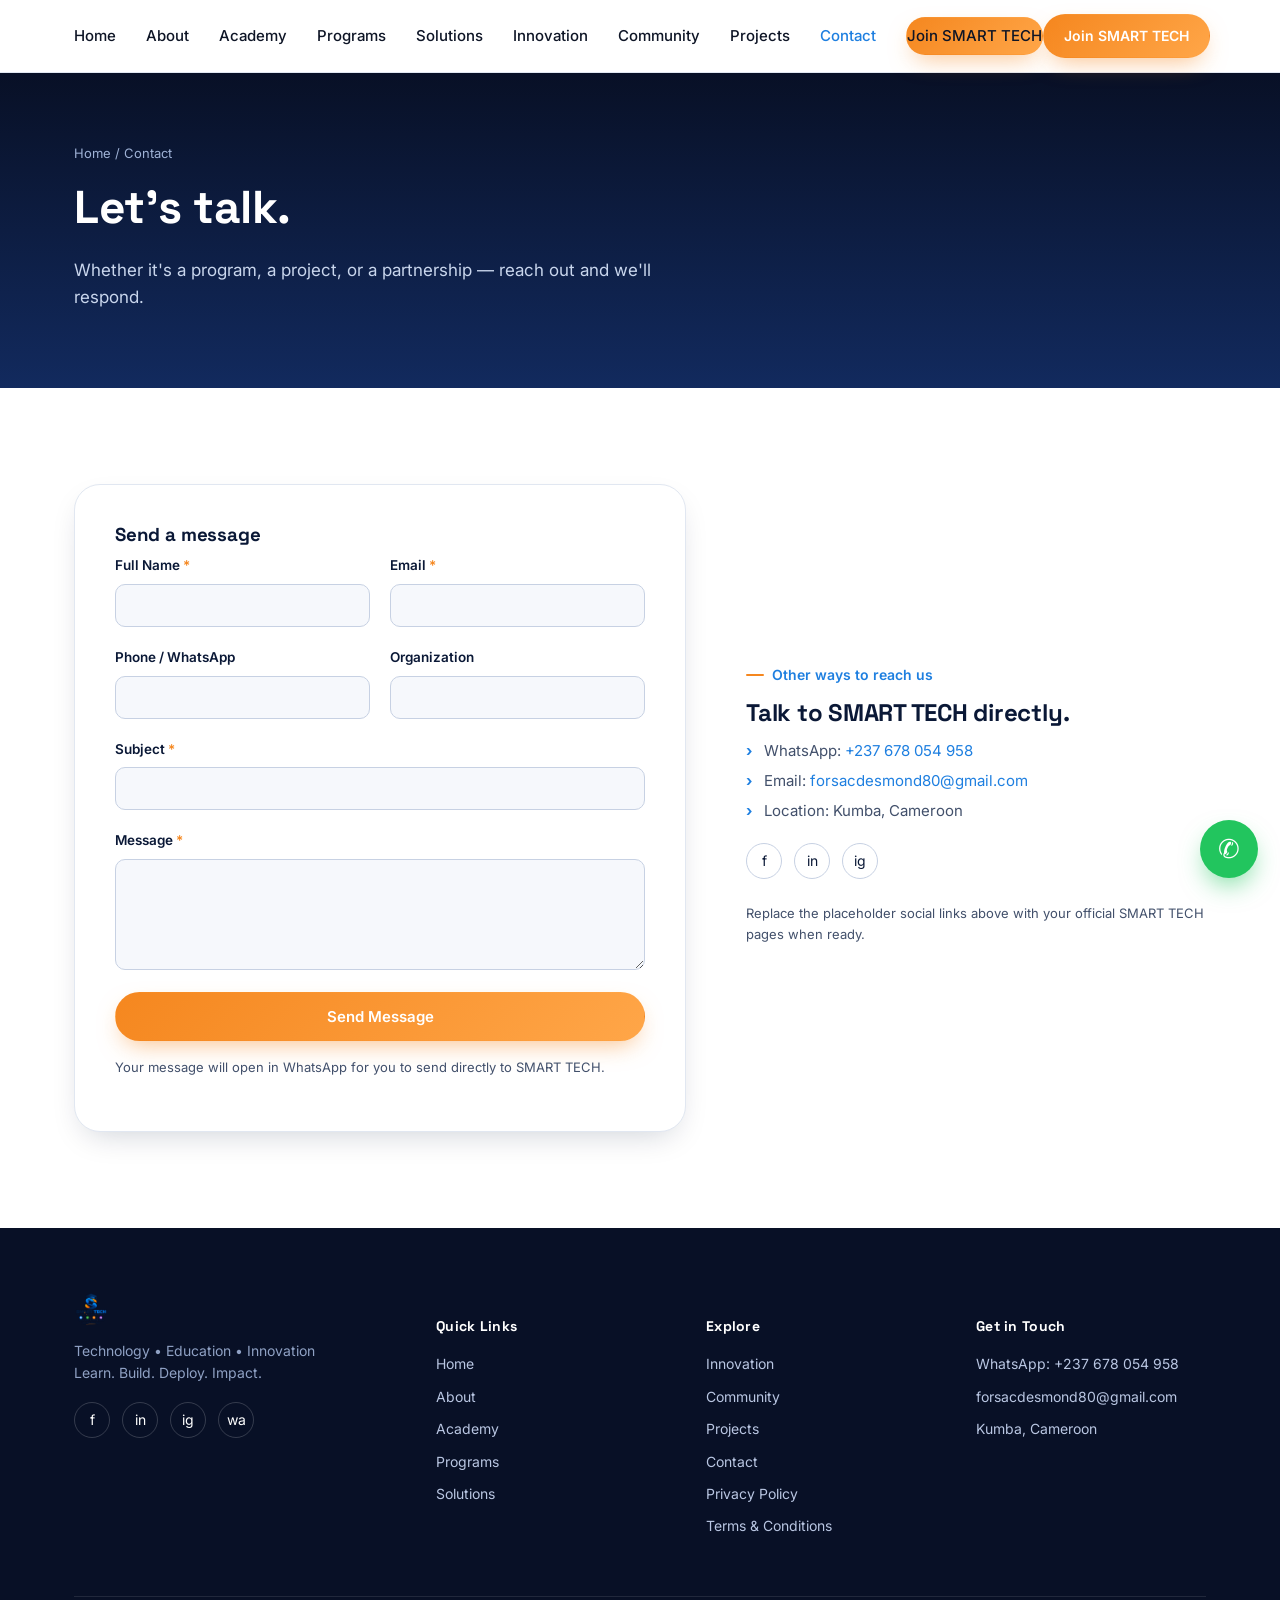
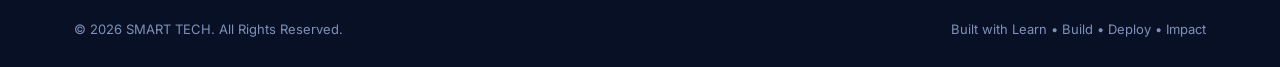
<file: contact.html>
<!DOCTYPE html>
<html lang="en">

<head>
  <meta charset="UTF-8">
  <meta name="viewport" content="width=device-width, initial-scale=1.0">
  <title>Contact | SMART TECH</title>
  <meta name="description" content="Get in touch with SMART TECH by WhatsApp, email, or the contact form on this page.">
  <link rel="canonical" href="https://smarttech.cm/contact.html">
  <meta property="og:title" content="Contact | SMART TECH">
  <meta property="og:description"
    content="Get in touch with SMART TECH by WhatsApp, email, or the contact form on this page.">
  <meta property="og:type" content="website">
  <meta property="og:image" content="assets/logo.png">
  <meta property="og:site_name" content="SMART TECH">
  <meta name="twitter:card" content="summary_large_image">
  <link rel="icon" type="image/png" href="assets/logo.png">
  <link rel="stylesheet" href="css/style.css">
</head>

<body>
  <header class="nav">
    <div class="nav-inner">
      <a href="index.html" class="nav-brand">
        <img src="assets/logo.png" alt="SMART TECH logo">
      </a>
      <nav class="nav-links" aria-label="Primary">
        <a href="index.html">Home</a>
        <a href="about.html">About</a>
        <a href="academy.html">Academy</a>
        <a href="programs.html">Programs</a>
        <a href="solutions.html">Solutions</a>
        <a href="innovation.html">Innovation</a>
        <a href="community.html">Community</a>
        <a href="projects.html">Projects</a>
        <a href="contact.html" class="active">Contact</a>
        <a href="community.html" class="btn btn-primary btn-sm nav-cta-mobile">Join SMART TECH</a>
      </nav>
      <div class="nav-cta">
        <a href="community.html" class="btn btn-primary btn-sm">Join SMART TECH</a>
      </div>
      <button class="nav-toggle" aria-label="Toggle menu" aria-expanded="false"><span></span></button>
    </div>
  </header>

  <main>

    <section class="page-hero">
      <div class="container">
        <div class="crumbs"><a href="index.html">Home</a> / Contact</div>
        <h1>Let's talk.</h1>
        <p>Whether it's a program, a project, or a partnership &mdash; reach out and we'll respond.</p>
      </div>
    </section>

    <section class="section-pad">
      <div class="container split">
        <div>
          <div class="form-card">
            <h3>Send a message</h3>
            <form data-form data-whatsapp-submit="237678054958" data-whatsapp-title="SMART TECH contact message">
              <div class="form-grid">
                <div class="field"><label>Full Name <span class="req">*</span></label><input type="text" required></div>
                <div class="field"><label>Email <span class="req">*</span></label><input type="email" required></div>
                <div class="field"><label>Phone / WhatsApp</label><input type="tel"></div>
                <div class="field"><label>Organization</label><input type="text"></div>
                <div class="field full"><label>Subject <span class="req">*</span></label><input type="text" required>
                </div>
                <div class="field full"><label>Message <span class="req">*</span></label><textarea rows="5"
                    required></textarea></div>
              </div>
              <button type="submit" class="btn btn-primary btn-block" style="margin-top:22px;">Send Message</button>
            </form>
            <div class="form-success">Thank you for reaching out &mdash; we'll get back to you shortly.</div>
            <p class="form-note">Your message will open in WhatsApp for you to send directly to SMART TECH.</p>
          </div>
        </div>
        <div>
          <div class="eyebrow">Other ways to reach us</div>
          <h2>Talk to SMART TECH directly.</h2>
          <ul class="prog-list" style="font-size:15px;">
            <li>WhatsApp: <a href="https://wa.me/237678054958" style="color:var(--blue-500);">+237 678 054 958</a></li>
            <li>Email: <a href="mailto:forsacdesmond80@gmail.com"
                style="color:var(--blue-500);">forsacdesmond80@gmail.com</a></li>
            <li>Location: Kumba, Cameroon</li>
          </ul>
          <div class="socials" style="margin-top:20px;">
            <a href="#" aria-label="Facebook" style="border-color:var(--line-strong);color:var(--navy-900);">f</a>
            <a href="#" aria-label="LinkedIn" style="border-color:var(--line-strong);color:var(--navy-900);">in</a>
            <a href="#" aria-label="Instagram" style="border-color:var(--line-strong);color:var(--navy-900);">ig</a>
          </div>
          <p class="form-note" style="margin-top:24px;">Replace the placeholder social links above with your official
            SMART TECH pages when ready.</p>
        </div>
      </div>
    </section>

  </main>
  <footer class="footer">
    <div class="container">
      <div class="footer-grid">
        <div>
          <div class="footer-brand">
            <img src="assets/logo.png" alt="SMART TECH logo">
          </div>
          <p style="color:#8FA1C4;font-size:14px;max-width:280px;">Technology &bull; Education &bull;
            Innovation<br>Learn. Build. Deploy. Impact.</p>
          <div class="socials" style="margin-top:18px;">
            <a href="#" aria-label="Facebook">f</a>
            <a href="#" aria-label="LinkedIn">in</a>
            <a href="#" aria-label="Instagram">ig</a>
            <a href="https://wa.me/237678054958" aria-label="WhatsApp">wa</a>
          </div>
        </div>
        <div>
          <h5>Quick Links</h5>
          <ul>
            <li><a href="index.html">Home</a></li>
            <li><a href="about.html">About</a></li>
            <li><a href="academy.html">Academy</a></li>
            <li><a href="programs.html">Programs</a></li>
            <li><a href="solutions.html">Solutions</a></li>
          </ul>
        </div>
        <div>
          <h5>Explore</h5>
          <ul>
            <li><a href="innovation.html">Innovation</a></li>
            <li><a href="community.html">Community</a></li>
            <li><a href="projects.html">Projects</a></li>
            <li><a href="contact.html">Contact</a></li>
            <li><a href="privacy.html">Privacy Policy</a></li>
            <li><a href="terms.html">Terms &amp; Conditions</a></li>
          </ul>
        </div>
        <div>
          <h5>Get in Touch</h5>
          <ul>
            <li><a href="https://wa.me/237678054958">WhatsApp: +237 678 054 958</a></li>
            <li><a href="mailto:forsacdesmond80@gmail.com">forsacdesmond80@gmail.com</a></li>
            <li>Kumba, Cameroon</li>
          </ul>
        </div>
      </div>
      <div class="footer-bottom">
        <span>&copy; 2026 SMART TECH. All Rights Reserved.</span>
        <span>Built with Learn &bull; Build &bull; Deploy &bull; Impact</span>
      </div>
    </div>
  </footer>
  <a href="https://wa.me/237678054958" class="wa-float" aria-label="Chat on WhatsApp" target="_blank"
    rel="noopener">&#9990;</a>
  <script src="js/script.js"></script>
</body>

</html>
</file>
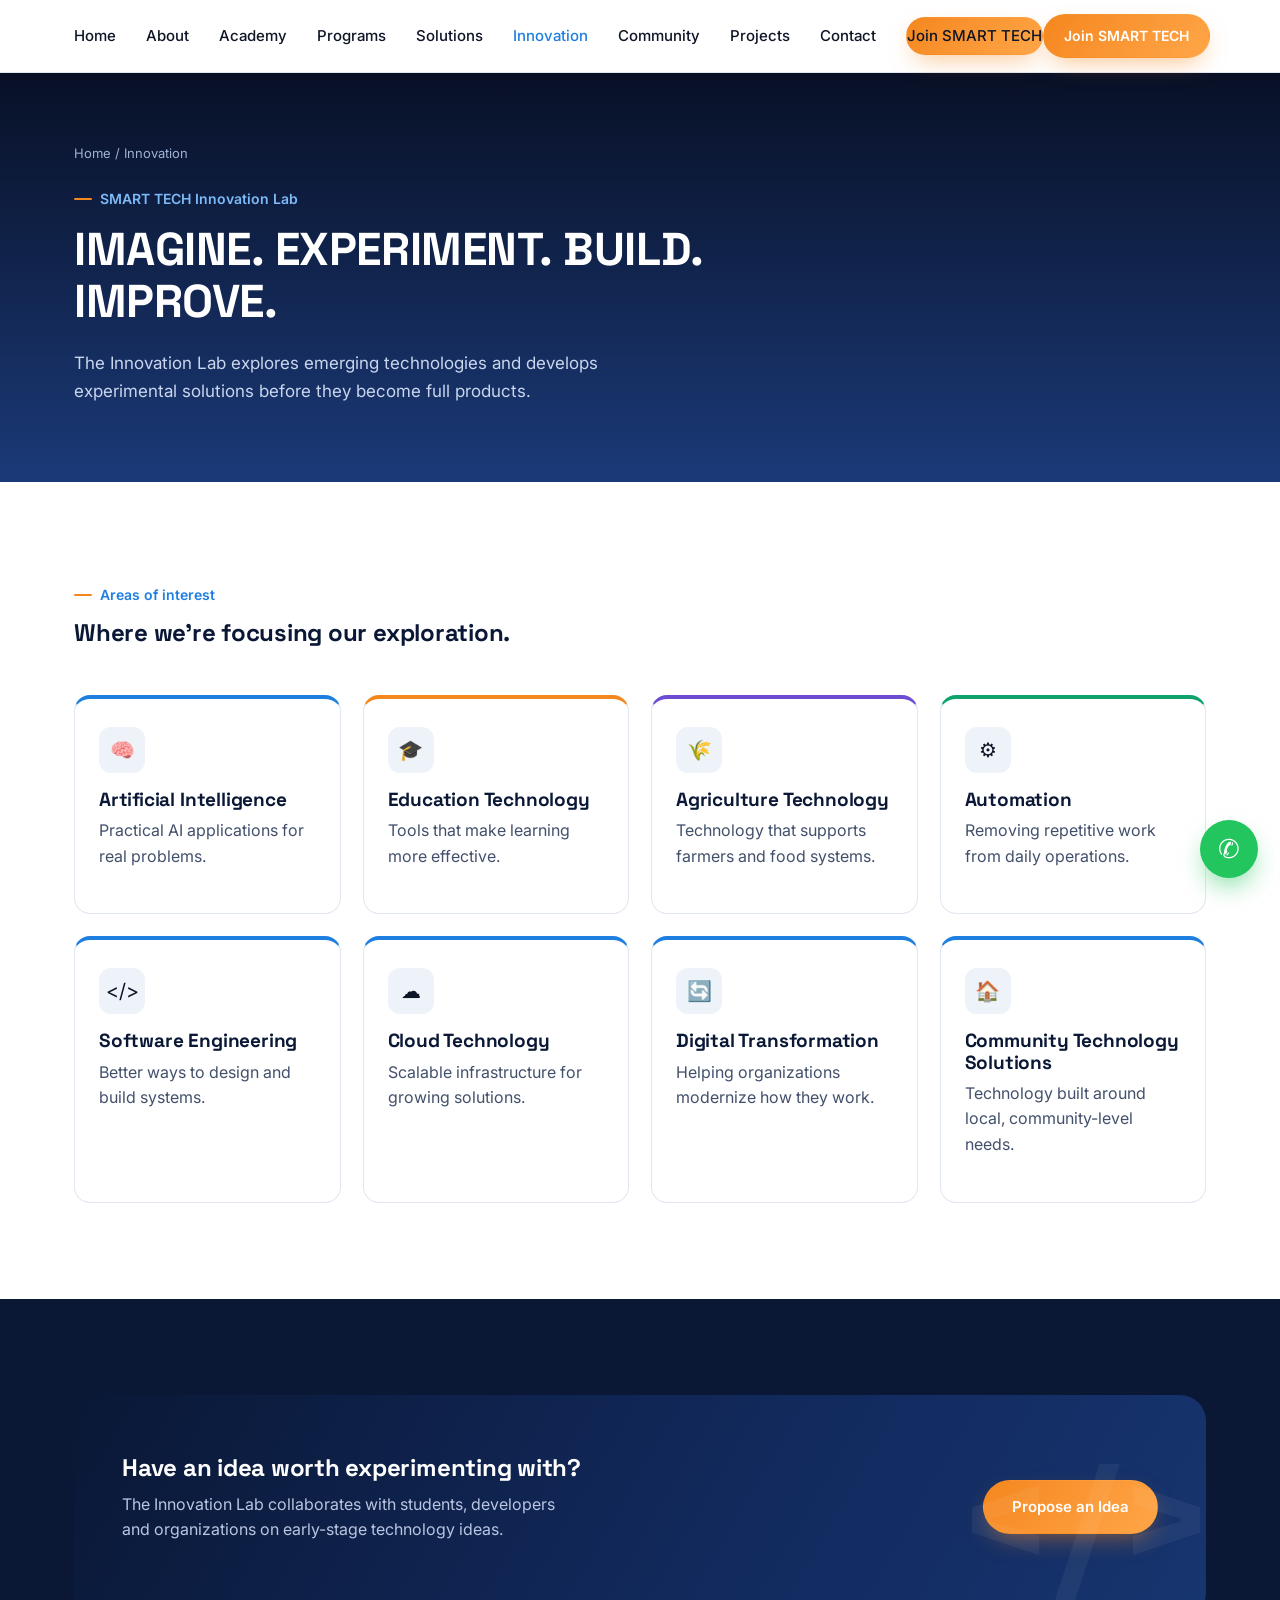
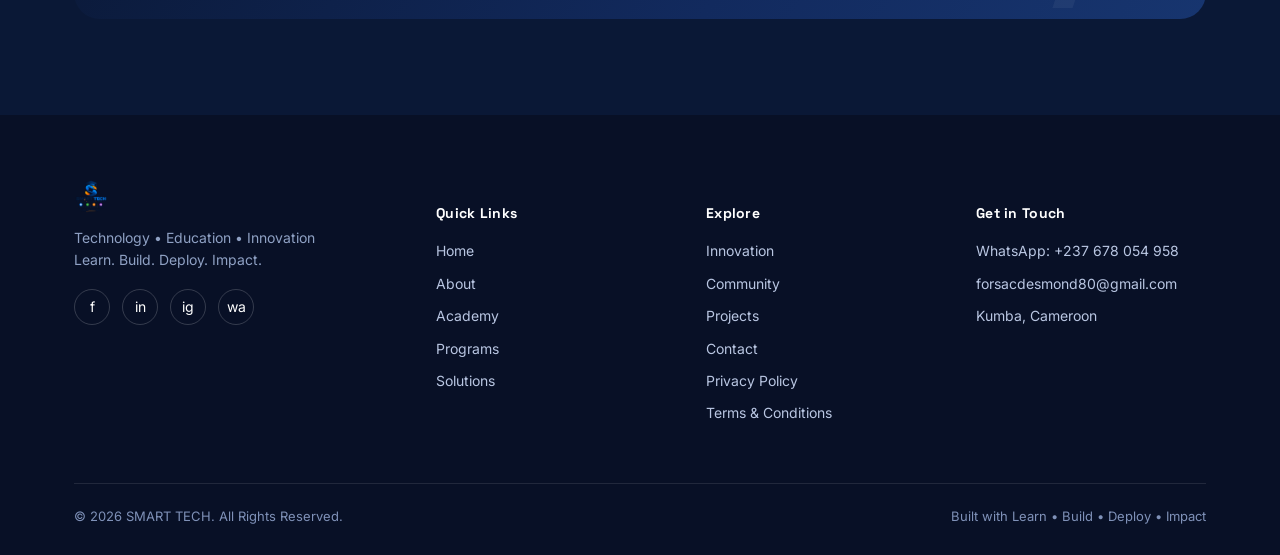
<file: innovation.html>
<!DOCTYPE html>
<html lang="en">
<head>
<meta charset="UTF-8">
<meta name="viewport" content="width=device-width, initial-scale=1.0">
<title>Innovation Lab | SMART TECH</title>
<meta name="description" content="SMART TECH Innovation Lab explores AI, education technology, agriculture technology and other emerging solutions.">
<link rel="canonical" href="https://smarttech.cm/innovation.html">
<meta property="og:title" content="Innovation Lab | SMART TECH">
<meta property="og:description" content="SMART TECH Innovation Lab explores AI, education technology, agriculture technology and other emerging solutions.">
<meta property="og:type" content="website">
<meta property="og:image" content="assets/logo.png">
<meta property="og:site_name" content="SMART TECH">
<meta name="twitter:card" content="summary_large_image">
<link rel="icon" type="image/png" href="assets/logo.png">
<link rel="stylesheet" href="css/style.css">
</head>
<body>
<header class="nav">
  <div class="nav-inner">
    <a href="index.html" class="nav-brand">
      <img src="assets/logo.png" alt="SMART TECH logo">
    </a>
    <nav class="nav-links" aria-label="Primary">
        <a href="index.html">Home</a>
        <a href="about.html">About</a>
        <a href="academy.html">Academy</a>
        <a href="programs.html">Programs</a>
        <a href="solutions.html">Solutions</a>
        <a href="innovation.html" class="active">Innovation</a>
        <a href="community.html">Community</a>
        <a href="projects.html">Projects</a>
        <a href="contact.html">Contact</a>
        <a href="community.html" class="btn btn-primary btn-sm nav-cta-mobile">Join SMART TECH</a>
    </nav>
    <div class="nav-cta">
      <a href="community.html" class="btn btn-primary btn-sm">Join SMART TECH</a>
    </div>
    <button class="nav-toggle" aria-label="Toggle menu" aria-expanded="false"><span></span></button>
  </div>
</header>

<main>

<section class="page-hero" style="background:linear-gradient(180deg,#081026,#1B3A78);">
  <div class="container">
    <div class="crumbs"><a href="index.html">Home</a> / Innovation</div>
    <div class="eyebrow" style="color:#7CBBF7;">SMART TECH Innovation Lab</div>
    <h1>IMAGINE. EXPERIMENT. BUILD. IMPROVE.</h1>
    <p>The Innovation Lab explores emerging technologies and develops experimental solutions before they become full products.</p>
  </div>
</section>

<section class="section-pad">
  <div class="container">
    <div class="section-head">
      <div class="eyebrow">Areas of interest</div>
      <h2>Where we're focusing our exploration.</h2>
    </div>
    <div class="pillars-grid">
      <div class="pillar-card"><div class="pillar-icon">&#129504;</div><h3>Artificial Intelligence</h3><p>Practical AI applications for real problems.</p></div>
      <div class="pillar-card"><div class="pillar-icon">&#127891;</div><h3>Education Technology</h3><p>Tools that make learning more effective.</p></div>
      <div class="pillar-card"><div class="pillar-icon">&#127806;</div><h3>Agriculture Technology</h3><p>Technology that supports farmers and food systems.</p></div>
      <div class="pillar-card"><div class="pillar-icon">&#9881;</div><h3>Automation</h3><p>Removing repetitive work from daily operations.</p></div>
      <div class="pillar-card"><div class="pillar-icon">&lt;/&gt;</div><h3>Software Engineering</h3><p>Better ways to design and build systems.</p></div>
      <div class="pillar-card"><div class="pillar-icon">&#9729;</div><h3>Cloud Technology</h3><p>Scalable infrastructure for growing solutions.</p></div>
      <div class="pillar-card"><div class="pillar-icon">&#128260;</div><h3>Digital Transformation</h3><p>Helping organizations modernize how they work.</p></div>
      <div class="pillar-card"><div class="pillar-icon">&#127968;</div><h3>Community Technology Solutions</h3><p>Technology built around local, community-level needs.</p></div>
    </div>
  </div>
</section>

<section class="section-pad band-navy">
  <div class="container">
    <div class="cta-band">
      <div>
        <h2>Have an idea worth experimenting with?</h2>
        <p>The Innovation Lab collaborates with students, developers and organizations on early-stage technology ideas.</p>
      </div>
      <div class="cta-actions">
        <a href="contact.html" class="btn btn-primary">Propose an Idea</a>
      </div>
    </div>
  </div>
</section>

</main>
<footer class="footer">
  <div class="container">
    <div class="footer-grid">
      <div>
        <div class="footer-brand">
          <img src="assets/logo.png" alt="SMART TECH logo">
        </div>
        <p style="color:#8FA1C4;font-size:14px;max-width:280px;">Technology &bull; Education &bull; Innovation<br>Learn. Build. Deploy. Impact.</p>
        <div class="socials" style="margin-top:18px;">
          <a href="#" aria-label="Facebook">f</a>
          <a href="#" aria-label="LinkedIn">in</a>
          <a href="#" aria-label="Instagram">ig</a>
          <a href="https://wa.me/237678054958" aria-label="WhatsApp">wa</a>
        </div>
      </div>
      <div>
        <h5>Quick Links</h5>
        <ul>
          <li><a href="index.html">Home</a></li>
          <li><a href="about.html">About</a></li>
          <li><a href="academy.html">Academy</a></li>
          <li><a href="programs.html">Programs</a></li>
          <li><a href="solutions.html">Solutions</a></li>
        </ul>
      </div>
      <div>
        <h5>Explore</h5>
        <ul>
          <li><a href="innovation.html">Innovation</a></li>
          <li><a href="community.html">Community</a></li>
          <li><a href="projects.html">Projects</a></li>
          <li><a href="contact.html">Contact</a></li>
          <li><a href="privacy.html">Privacy Policy</a></li>
          <li><a href="terms.html">Terms &amp; Conditions</a></li>
        </ul>
      </div>
      <div>
        <h5>Get in Touch</h5>
        <ul>
          <li><a href="https://wa.me/237678054958">WhatsApp: +237 678 054 958</a></li>
          <li><a href="mailto:forsacdesmond80@gmail.com">forsacdesmond80@gmail.com</a></li>
          <li>Kumba, Cameroon</li>
        </ul>
      </div>
    </div>
    <div class="footer-bottom">
      <span>&copy; 2026 SMART TECH. All Rights Reserved.</span>
      <span>Built with Learn &bull; Build &bull; Deploy &bull; Impact</span>
    </div>
  </div>
</footer>
<a href="https://wa.me/237678054958" class="wa-float" aria-label="Chat on WhatsApp" target="_blank" rel="noopener">&#9990;</a>
<script src="js/script.js"></script>
</body>
</html>
</file>
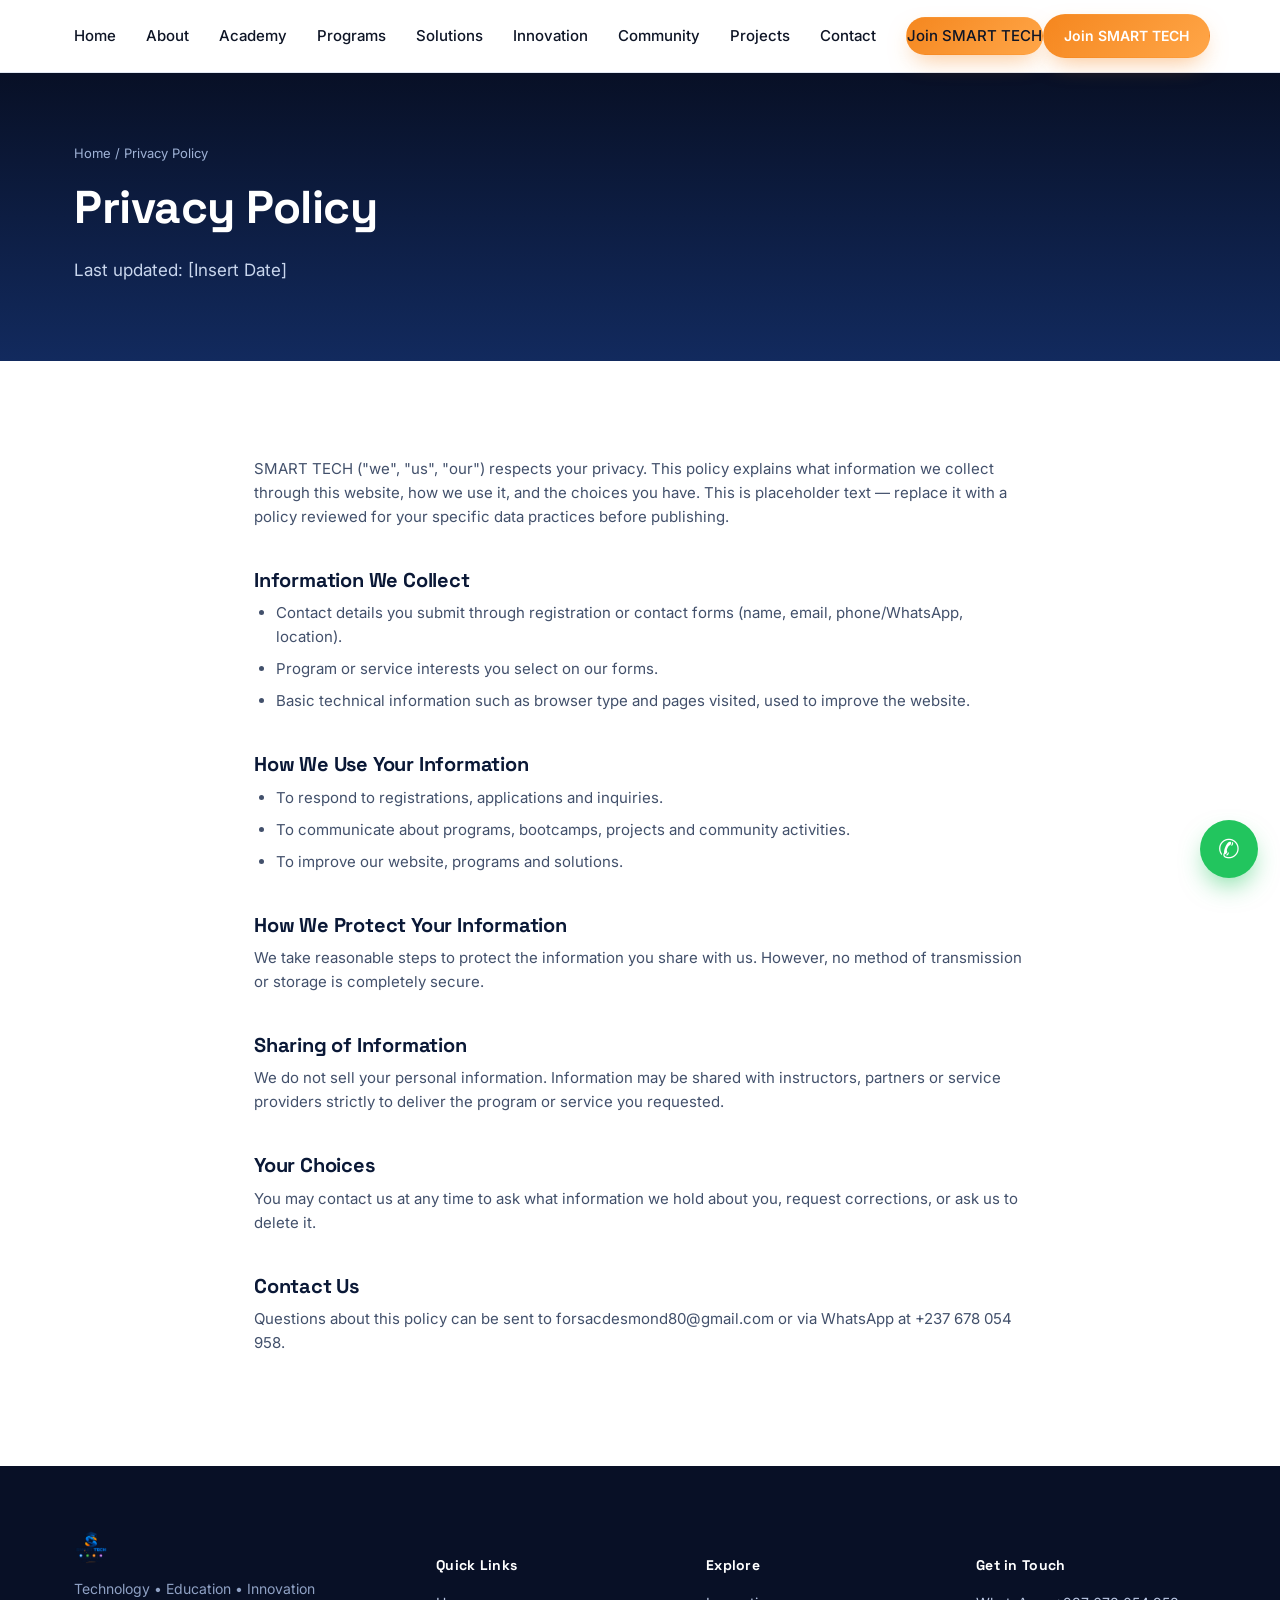
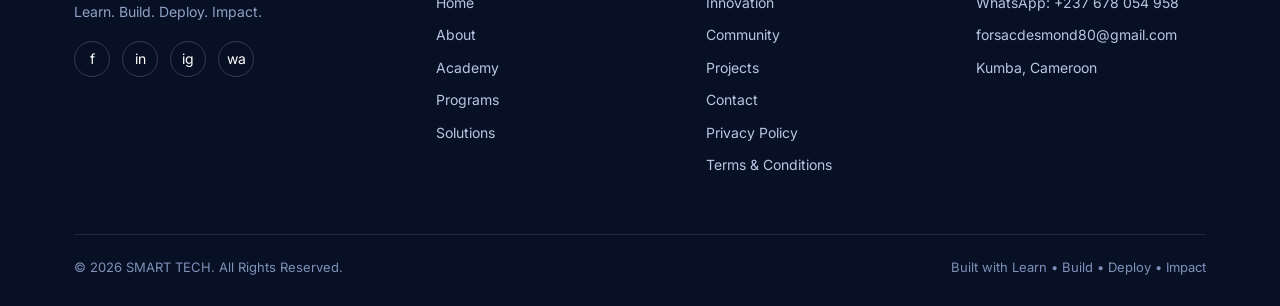
<file: privacy.html>
<!DOCTYPE html>
<html lang="en">
<head>
<meta charset="UTF-8">
<meta name="viewport" content="width=device-width, initial-scale=1.0">
<title>Privacy Policy | SMART TECH</title>
<meta name="description" content="SMART TECH privacy policy.">
<link rel="canonical" href="https://smarttech.cm/privacy.html">
<meta property="og:title" content="Privacy Policy | SMART TECH">
<meta property="og:description" content="SMART TECH privacy policy.">
<meta property="og:type" content="website">
<meta property="og:image" content="assets/logo.png">
<meta property="og:site_name" content="SMART TECH">
<meta name="twitter:card" content="summary_large_image">
<link rel="icon" type="image/png" href="assets/logo.png">
<link rel="stylesheet" href="css/style.css">
</head>
<body>
<header class="nav">
  <div class="nav-inner">
    <a href="index.html" class="nav-brand">
      <img src="assets/logo.png" alt="SMART TECH logo">
    </a>
    <nav class="nav-links" aria-label="Primary">
        <a href="index.html">Home</a>
        <a href="about.html">About</a>
        <a href="academy.html">Academy</a>
        <a href="programs.html">Programs</a>
        <a href="solutions.html">Solutions</a>
        <a href="innovation.html">Innovation</a>
        <a href="community.html">Community</a>
        <a href="projects.html">Projects</a>
        <a href="contact.html">Contact</a>
        <a href="community.html" class="btn btn-primary btn-sm nav-cta-mobile">Join SMART TECH</a>
    </nav>
    <div class="nav-cta">
      <a href="community.html" class="btn btn-primary btn-sm">Join SMART TECH</a>
    </div>
    <button class="nav-toggle" aria-label="Toggle menu" aria-expanded="false"><span></span></button>
  </div>
</header>

<main>
<section class="page-hero">
  <div class="container">
    <div class="crumbs"><a href="index.html">Home</a> / Privacy Policy</div>
    <h1>Privacy Policy</h1>
    <p>Last updated: [Insert Date]</p>
  </div>
</section>
<section class="section-pad">
  <div class="container legal" style="max-width:820px;">
    <p>SMART TECH ("we", "us", "our") respects your privacy. This policy explains what information we collect through this website, how we use it, and the choices you have. This is placeholder text &mdash; replace it with a policy reviewed for your specific data practices before publishing.</p>

    <h2>Information We Collect</h2>
    <ul>
      <li>Contact details you submit through registration or contact forms (name, email, phone/WhatsApp, location).</li>
      <li>Program or service interests you select on our forms.</li>
      <li>Basic technical information such as browser type and pages visited, used to improve the website.</li>
    </ul>

    <h2>How We Use Your Information</h2>
    <ul>
      <li>To respond to registrations, applications and inquiries.</li>
      <li>To communicate about programs, bootcamps, projects and community activities.</li>
      <li>To improve our website, programs and solutions.</li>
    </ul>

    <h2>How We Protect Your Information</h2>
    <p>We take reasonable steps to protect the information you share with us. However, no method of transmission or storage is completely secure.</p>

    <h2>Sharing of Information</h2>
    <p>We do not sell your personal information. Information may be shared with instructors, partners or service providers strictly to deliver the program or service you requested.</p>

    <h2>Your Choices</h2>
    <p>You may contact us at any time to ask what information we hold about you, request corrections, or ask us to delete it.</p>

    <h2>Contact Us</h2>
    <p>Questions about this policy can be sent to forsacdesmond80@gmail.com or via WhatsApp at +237 678 054 958.</p>
  </div>
</section>
</main>
<footer class="footer">
  <div class="container">
    <div class="footer-grid">
      <div>
        <div class="footer-brand">
          <img src="assets/logo.png" alt="SMART TECH logo">
        </div>
        <p style="color:#8FA1C4;font-size:14px;max-width:280px;">Technology &bull; Education &bull; Innovation<br>Learn. Build. Deploy. Impact.</p>
        <div class="socials" style="margin-top:18px;">
          <a href="#" aria-label="Facebook">f</a>
          <a href="#" aria-label="LinkedIn">in</a>
          <a href="#" aria-label="Instagram">ig</a>
          <a href="https://wa.me/237678054958" aria-label="WhatsApp">wa</a>
        </div>
      </div>
      <div>
        <h5>Quick Links</h5>
        <ul>
          <li><a href="index.html">Home</a></li>
          <li><a href="about.html">About</a></li>
          <li><a href="academy.html">Academy</a></li>
          <li><a href="programs.html">Programs</a></li>
          <li><a href="solutions.html">Solutions</a></li>
        </ul>
      </div>
      <div>
        <h5>Explore</h5>
        <ul>
          <li><a href="innovation.html">Innovation</a></li>
          <li><a href="community.html">Community</a></li>
          <li><a href="projects.html">Projects</a></li>
          <li><a href="contact.html">Contact</a></li>
          <li><a href="privacy.html">Privacy Policy</a></li>
          <li><a href="terms.html">Terms &amp; Conditions</a></li>
        </ul>
      </div>
      <div>
        <h5>Get in Touch</h5>
        <ul>
          <li><a href="https://wa.me/237678054958">WhatsApp: +237 678 054 958</a></li>
          <li><a href="mailto:forsacdesmond80@gmail.com">forsacdesmond80@gmail.com</a></li>
          <li>Kumba, Cameroon</li>
        </ul>
      </div>
    </div>
    <div class="footer-bottom">
      <span>&copy; 2026 SMART TECH. All Rights Reserved.</span>
      <span>Built with Learn &bull; Build &bull; Deploy &bull; Impact</span>
    </div>
  </div>
</footer>
<a href="https://wa.me/237678054958" class="wa-float" aria-label="Chat on WhatsApp" target="_blank" rel="noopener">&#9990;</a>
<script src="js/script.js"></script>
</body>
</html>
</file>
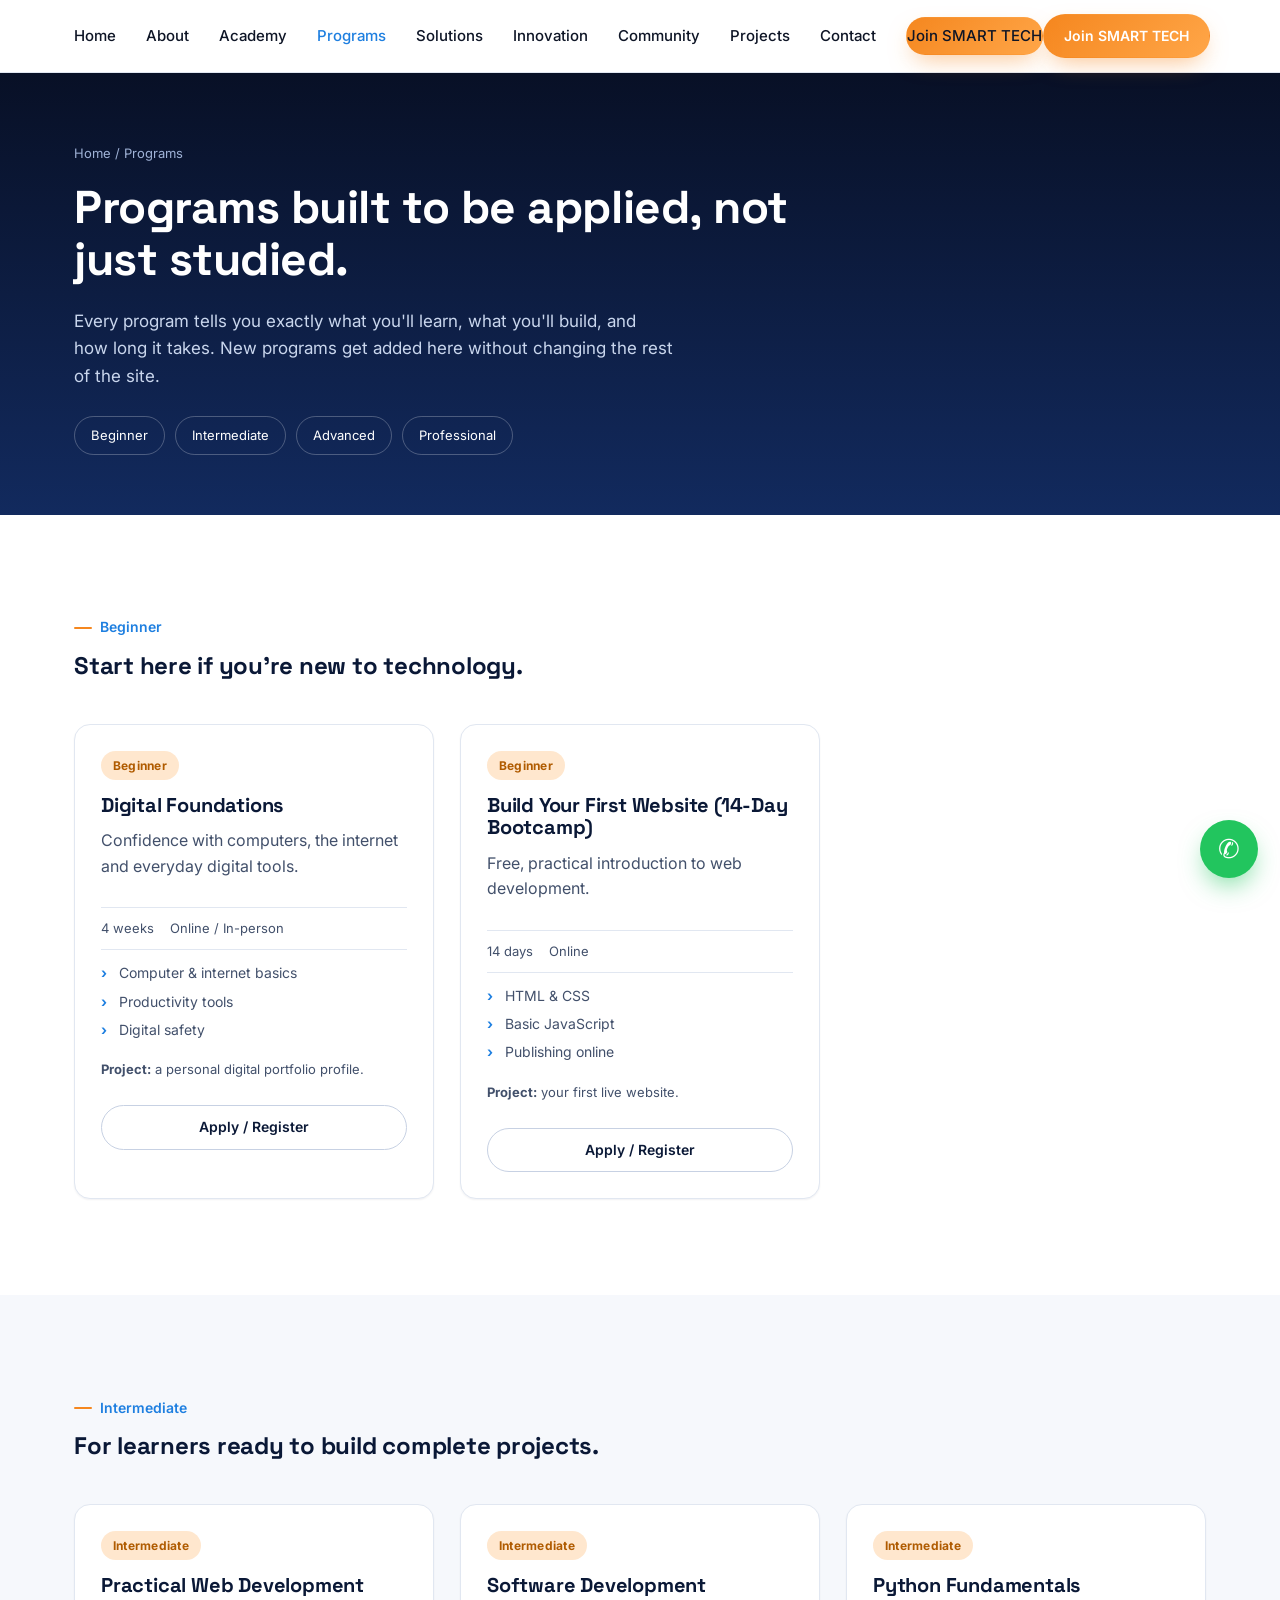
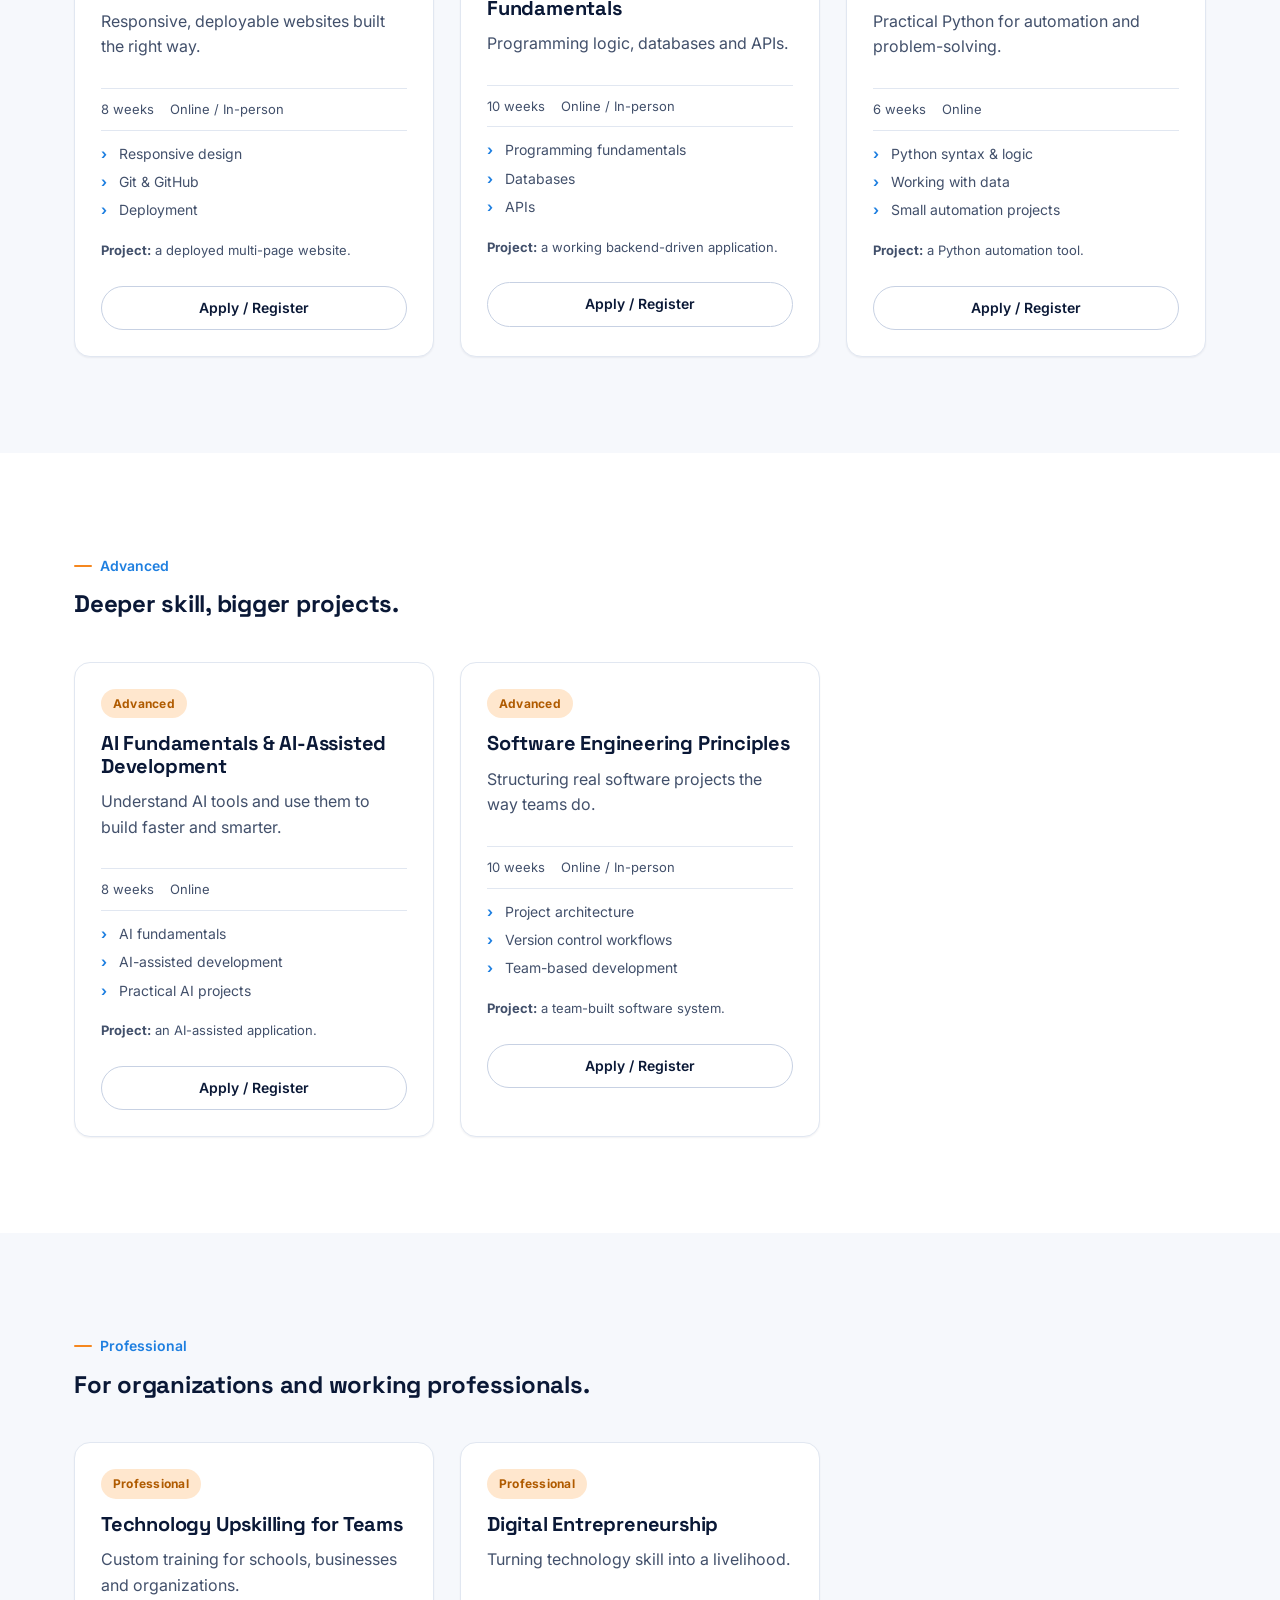
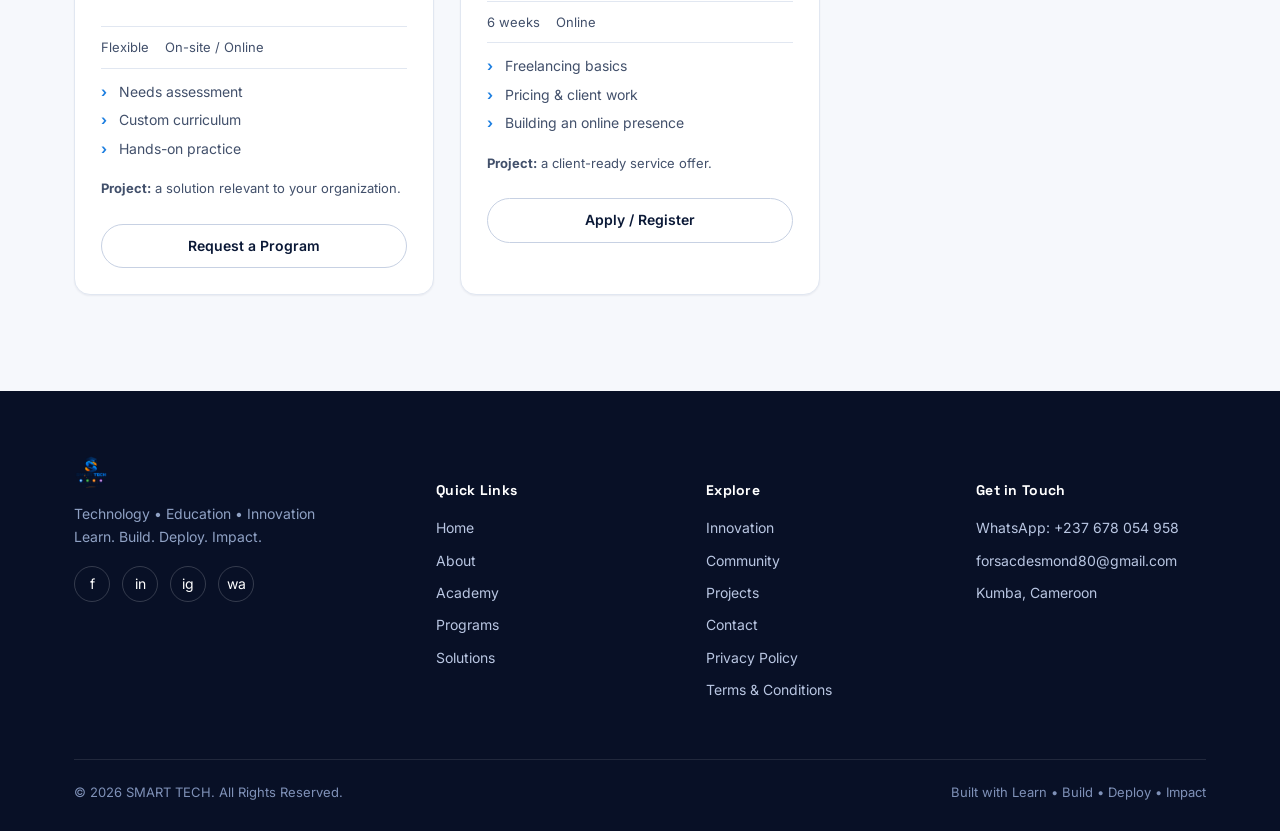
<file: programs.html>
<!DOCTYPE html>
<html lang="en">

<head>
  <meta charset="UTF-8">
  <meta name="viewport" content="width=device-width, initial-scale=1.0">
  <title>Programs | SMART TECH</title>
  <meta name="description"
    content="Browse SMART TECH programs from beginner to professional level, each built around real, practical projects.">
  <link rel="canonical" href="https://smarttech.cm/programs.html">
  <meta property="og:title" content="Programs | SMART TECH">
  <meta property="og:description"
    content="Browse SMART TECH programs from beginner to professional level, each built around real, practical projects.">
  <meta property="og:type" content="website">
  <meta property="og:image" content="assets/logo.png">
  <meta property="og:site_name" content="SMART TECH">
  <meta name="twitter:card" content="summary_large_image">
  <link rel="icon" type="image/png" href="assets/logo.png">
  <link rel="stylesheet" href="css/style.css">
</head>

<body>
  <header class="nav">
    <div class="nav-inner">
      <a href="index.html" class="nav-brand">
        <img src="assets/logo.png" alt="SMART TECH logo">
      </a>
      <nav class="nav-links" aria-label="Primary">
        <a href="index.html">Home</a>
        <a href="about.html">About</a>
        <a href="academy.html">Academy</a>
        <a href="programs.html" class="active">Programs</a>
        <a href="solutions.html">Solutions</a>
        <a href="innovation.html">Innovation</a>
        <a href="community.html">Community</a>
        <a href="projects.html">Projects</a>
        <a href="contact.html">Contact</a>
        <a href="community.html" class="btn btn-primary btn-sm nav-cta-mobile">Join SMART TECH</a>
      </nav>
      <div class="nav-cta">
        <a href="community.html" class="btn btn-primary btn-sm">Join SMART TECH</a>
      </div>
      <button class="nav-toggle" aria-label="Toggle menu" aria-expanded="false"><span></span></button>
    </div>
  </header>

  <main>

    <section class="page-hero">
      <div class="container">
        <div class="crumbs"><a href="index.html">Home</a> / Programs</div>
        <h1>Programs built to be applied, not just studied.</h1>
        <p>Every program tells you exactly what you'll learn, what you'll build, and how long it takes. New programs get
          added here without changing the rest of the site.</p>
        <div class="strip-nav">
          <a href="#beginner">Beginner</a>
          <a href="#intermediate">Intermediate</a>
          <a href="#advanced">Advanced</a>
          <a href="#professional">Professional</a>
        </div>
      </div>
    </section>

    <section class="section-pad" id="beginner">
      <div class="container">
        <div class="section-head">
          <div class="eyebrow">Beginner</div>
          <h2>Start here if you're new to technology.</h2>
        </div>
        <div class="card-grid">
          <div class="prog-card">
            <span class="prog-level">Beginner</span>
            <h3>Digital Foundations</h3>
            <p>Confidence with computers, the internet and everyday digital tools.</p>
            <div class="prog-meta"><span>4 weeks</span><span>Online / In-person</span></div>
            <ul class="prog-list">
              <li>Computer &amp; internet basics</li>
              <li>Productivity tools</li>
              <li>Digital safety</li>
            </ul>
            <p style="font-size:13px;"><strong>Project:</strong> a personal digital portfolio profile.</p>
            <a href="https://wa.me/237678054958?text=SMART%20TECH%20application%20request"
              class="btn btn-outline btn-sm" target="_blank" rel="noopener">Apply / Register</a>
          </div>
          <div class="prog-card">
            <span class="prog-level">Beginner</span>
            <h3>Build Your First Website (14-Day Bootcamp)</h3>
            <p>Free, practical introduction to web development.</p>
            <div class="prog-meta"><span>14 days</span><span>Online</span></div>
            <ul class="prog-list">
              <li>HTML &amp; CSS</li>
              <li>Basic JavaScript</li>
              <li>Publishing online</li>
            </ul>
            <p style="font-size:13px;"><strong>Project:</strong> your first live website.</p>
            <a href="https://wa.me/237678054958?text=SMART%20TECH%20application%20request"
              class="btn btn-outline btn-sm" target="_blank" rel="noopener">Apply / Register</a>
          </div>
        </div>
      </div>
    </section>

    <section class="section-pad band-paper" id="intermediate">
      <div class="container">
        <div class="section-head">
          <div class="eyebrow">Intermediate</div>
          <h2>For learners ready to build complete projects.</h2>
        </div>
        <div class="card-grid">
          <div class="prog-card">
            <span class="prog-level">Intermediate</span>
            <h3>Practical Web Development</h3>
            <p>Responsive, deployable websites built the right way.</p>
            <div class="prog-meta"><span>8 weeks</span><span>Online / In-person</span></div>
            <ul class="prog-list">
              <li>Responsive design</li>
              <li>Git &amp; GitHub</li>
              <li>Deployment</li>
            </ul>
            <p style="font-size:13px;"><strong>Project:</strong> a deployed multi-page website.</p>
            <a href="https://wa.me/237678054958?text=SMART%20TECH%20application%20request"
              class="btn btn-outline btn-sm" target="_blank" rel="noopener">Apply / Register</a>
          </div>
          <div class="prog-card">
            <span class="prog-level">Intermediate</span>
            <h3>Software Development Fundamentals</h3>
            <p>Programming logic, databases and APIs.</p>
            <div class="prog-meta"><span>10 weeks</span><span>Online / In-person</span></div>
            <ul class="prog-list">
              <li>Programming fundamentals</li>
              <li>Databases</li>
              <li>APIs</li>
            </ul>
            <p style="font-size:13px;"><strong>Project:</strong> a working backend-driven application.</p>
            <a href="https://wa.me/237678054958?text=SMART%20TECH%20application%20request"
              class="btn btn-outline btn-sm" target="_blank" rel="noopener">Apply / Register</a>
          </div>
          <div class="prog-card">
            <span class="prog-level">Intermediate</span>
            <h3>Python Fundamentals</h3>
            <p>Practical Python for automation and problem-solving.</p>
            <div class="prog-meta"><span>6 weeks</span><span>Online</span></div>
            <ul class="prog-list">
              <li>Python syntax &amp; logic</li>
              <li>Working with data</li>
              <li>Small automation projects</li>
            </ul>
            <p style="font-size:13px;"><strong>Project:</strong> a Python automation tool.</p>
            <a href="https://wa.me/237678054958?text=SMART%20TECH%20application%20request"
              class="btn btn-outline btn-sm" target="_blank" rel="noopener">Apply / Register</a>
          </div>
        </div>
      </div>
    </section>

    <section class="section-pad" id="advanced">
      <div class="container">
        <div class="section-head">
          <div class="eyebrow">Advanced</div>
          <h2>Deeper skill, bigger projects.</h2>
        </div>
        <div class="card-grid">
          <div class="prog-card">
            <span class="prog-level">Advanced</span>
            <h3>AI Fundamentals &amp; AI-Assisted Development</h3>
            <p>Understand AI tools and use them to build faster and smarter.</p>
            <div class="prog-meta"><span>8 weeks</span><span>Online</span></div>
            <ul class="prog-list">
              <li>AI fundamentals</li>
              <li>AI-assisted development</li>
              <li>Practical AI projects</li>
            </ul>
            <p style="font-size:13px;"><strong>Project:</strong> an AI-assisted application.</p>
            <a href="https://wa.me/237678054958?text=SMART%20TECH%20application%20request"
              class="btn btn-outline btn-sm" target="_blank" rel="noopener">Apply / Register</a>
          </div>
          <div class="prog-card">
            <span class="prog-level">Advanced</span>
            <h3>Software Engineering Principles</h3>
            <p>Structuring real software projects the way teams do.</p>
            <div class="prog-meta"><span>10 weeks</span><span>Online / In-person</span></div>
            <ul class="prog-list">
              <li>Project architecture</li>
              <li>Version control workflows</li>
              <li>Team-based development</li>
            </ul>
            <p style="font-size:13px;"><strong>Project:</strong> a team-built software system.</p>
            <a href="https://wa.me/237678054958?text=SMART%20TECH%20application%20request"
              class="btn btn-outline btn-sm" target="_blank" rel="noopener">Apply / Register</a>
          </div>
        </div>
      </div>
    </section>

    <section class="section-pad band-paper" id="professional">
      <div class="container">
        <div class="section-head">
          <div class="eyebrow">Professional</div>
          <h2>For organizations and working professionals.</h2>
        </div>
        <div class="card-grid">
          <div class="prog-card">
            <span class="prog-level">Professional</span>
            <h3>Technology Upskilling for Teams</h3>
            <p>Custom training for schools, businesses and organizations.</p>
            <div class="prog-meta"><span>Flexible</span><span>On-site / Online</span></div>
            <ul class="prog-list">
              <li>Needs assessment</li>
              <li>Custom curriculum</li>
              <li>Hands-on practice</li>
            </ul>
            <p style="font-size:13px;"><strong>Project:</strong> a solution relevant to your organization.</p>
            <a href="contact.html" class="btn btn-outline btn-sm">Request a Program</a>
          </div>
          <div class="prog-card">
            <span class="prog-level">Professional</span>
            <h3>Digital Entrepreneurship</h3>
            <p>Turning technology skill into a livelihood.</p>
            <div class="prog-meta"><span>6 weeks</span><span>Online</span></div>
            <ul class="prog-list">
              <li>Freelancing basics</li>
              <li>Pricing &amp; client work</li>
              <li>Building an online presence</li>
            </ul>
            <p style="font-size:13px;"><strong>Project:</strong> a client-ready service offer.</p>
            <a href="https://wa.me/237678054958?text=SMART%20TECH%20application%20request"
              class="btn btn-outline btn-sm" target="_blank" rel="noopener">Apply / Register</a>
          </div>
        </div>
      </div>
    </section>

  </main>
  <footer class="footer">
    <div class="container">
      <div class="footer-grid">
        <div>
          <div class="footer-brand">
            <img src="assets/logo.png" alt="SMART TECH logo">
          </div>
          <p style="color:#8FA1C4;font-size:14px;max-width:280px;">Technology &bull; Education &bull;
            Innovation<br>Learn. Build. Deploy. Impact.</p>
          <div class="socials" style="margin-top:18px;">
            <a href="#" aria-label="Facebook">f</a>
            <a href="#" aria-label="LinkedIn">in</a>
            <a href="#" aria-label="Instagram">ig</a>
            <a href="https://wa.me/237678054958" aria-label="WhatsApp">wa</a>
          </div>
        </div>
        <div>
          <h5>Quick Links</h5>
          <ul>
            <li><a href="index.html">Home</a></li>
            <li><a href="about.html">About</a></li>
            <li><a href="academy.html">Academy</a></li>
            <li><a href="programs.html">Programs</a></li>
            <li><a href="solutions.html">Solutions</a></li>
          </ul>
        </div>
        <div>
          <h5>Explore</h5>
          <ul>
            <li><a href="innovation.html">Innovation</a></li>
            <li><a href="community.html">Community</a></li>
            <li><a href="projects.html">Projects</a></li>
            <li><a href="contact.html">Contact</a></li>
            <li><a href="privacy.html">Privacy Policy</a></li>
            <li><a href="terms.html">Terms &amp; Conditions</a></li>
          </ul>
        </div>
        <div>
          <h5>Get in Touch</h5>
          <ul>
            <li><a href="https://wa.me/237678054958">WhatsApp: +237 678 054 958</a></li>
            <li><a href="mailto:forsacdesmond80@gmail.com">forsacdesmond80@gmail.com</a></li>
            <li>Kumba, Cameroon</li>
          </ul>
        </div>
      </div>
      <div class="footer-bottom">
        <span>&copy; 2026 SMART TECH. All Rights Reserved.</span>
        <span>Built with Learn &bull; Build &bull; Deploy &bull; Impact</span>
      </div>
    </div>
  </footer>
  <a href="https://wa.me/237678054958" class="wa-float" aria-label="Chat on WhatsApp" target="_blank"
    rel="noopener">&#9990;</a>
  <script src="js/script.js"></script>
</body>

</html>
</file>
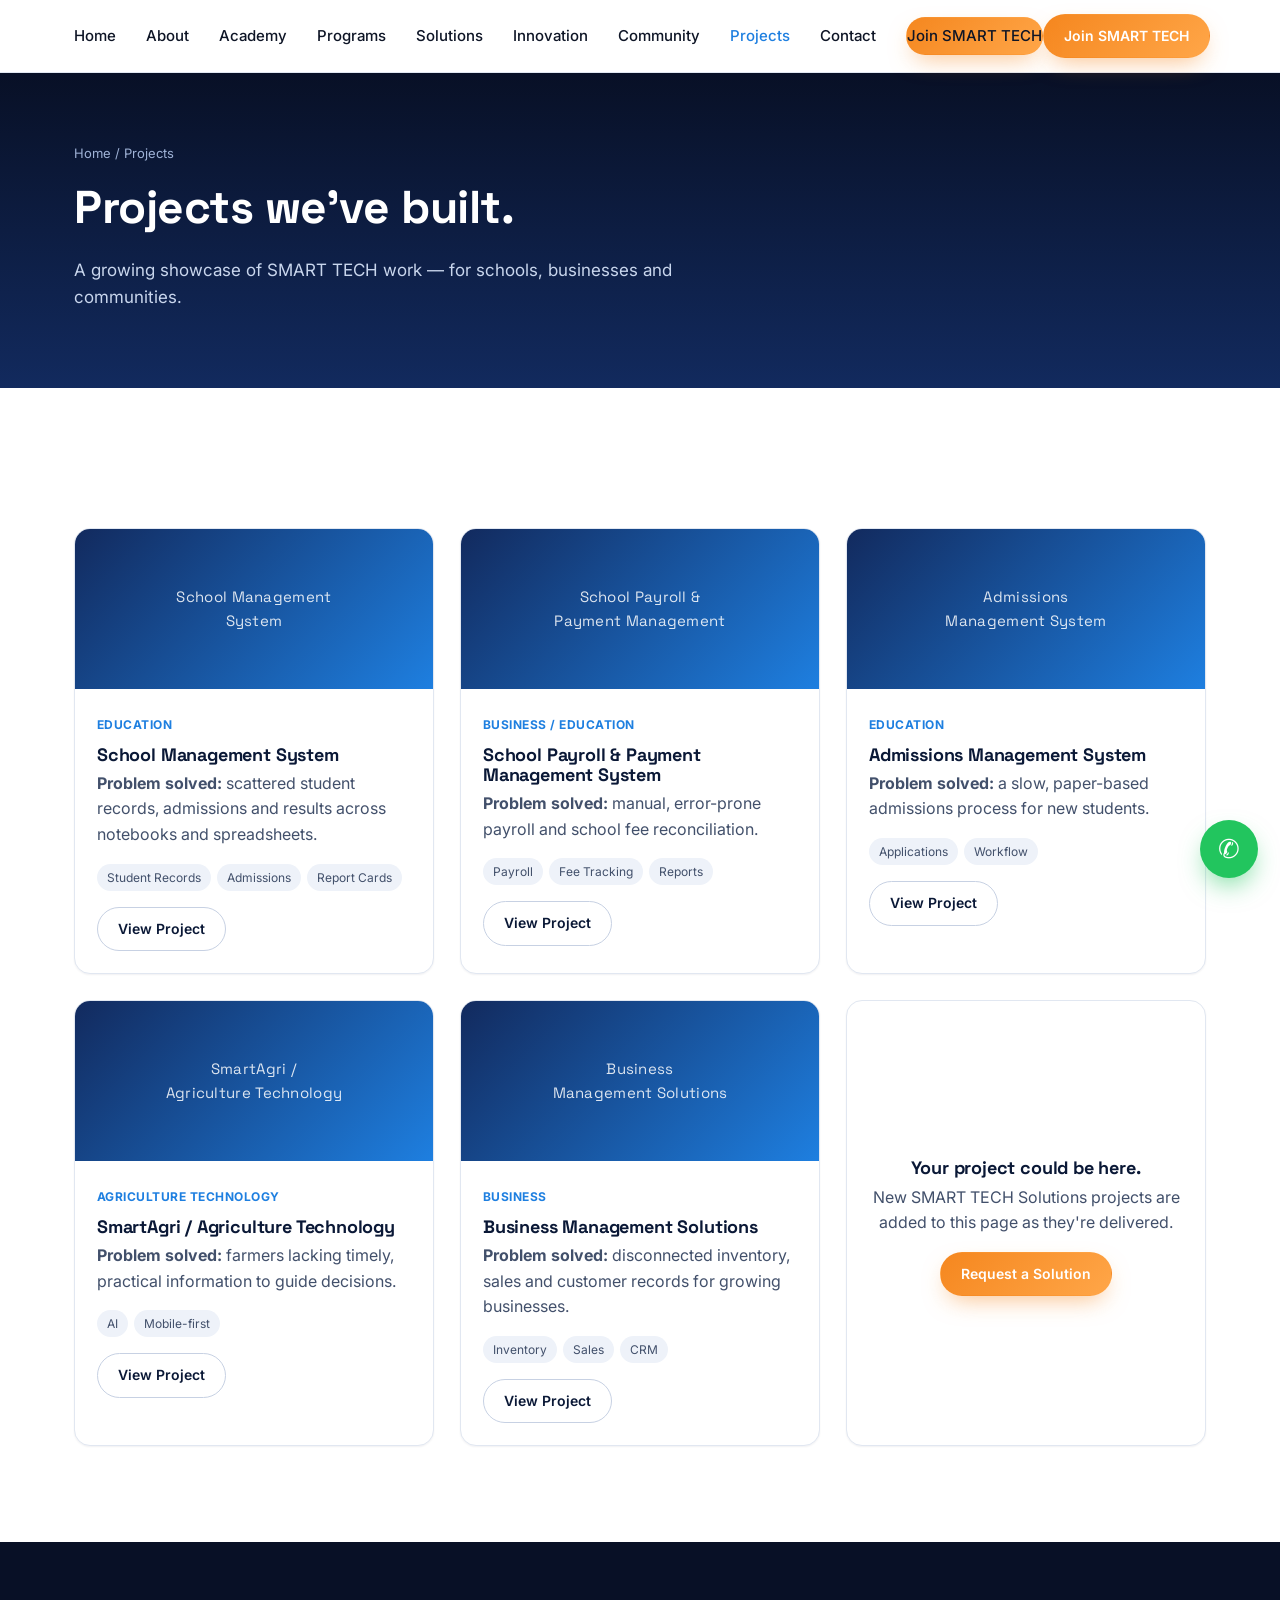
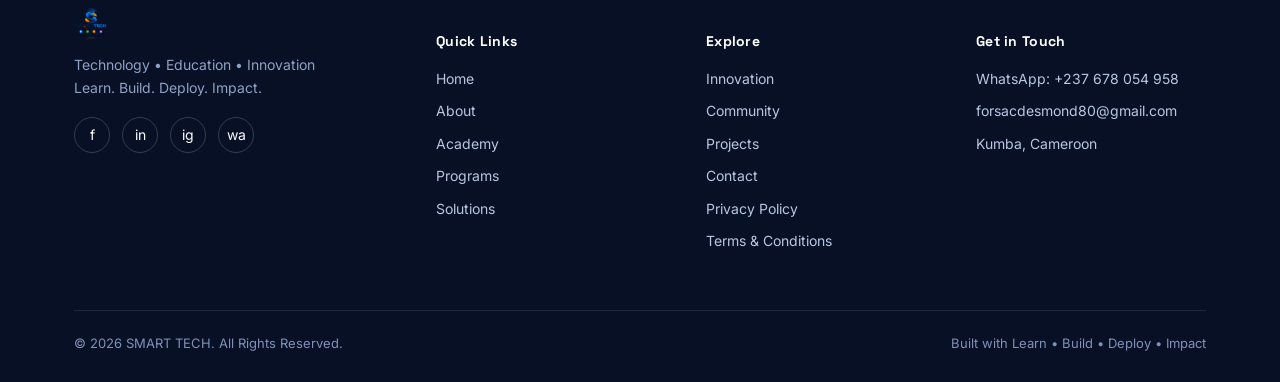
<file: projects.html>
<!DOCTYPE html>
<html lang="en">
<head>
<meta charset="UTF-8">
<meta name="viewport" content="width=device-width, initial-scale=1.0">
<title>Projects | SMART TECH</title>
<meta name="description" content="A showcase of SMART TECH Solutions projects, including school management systems and agriculture technology.">
<link rel="canonical" href="https://smarttech.cm/projects.html">
<meta property="og:title" content="Projects | SMART TECH">
<meta property="og:description" content="A showcase of SMART TECH Solutions projects, including school management systems and agriculture technology.">
<meta property="og:type" content="website">
<meta property="og:image" content="assets/logo.png">
<meta property="og:site_name" content="SMART TECH">
<meta name="twitter:card" content="summary_large_image">
<link rel="icon" type="image/png" href="assets/logo.png">
<link rel="stylesheet" href="css/style.css">
</head>
<body>
<header class="nav">
  <div class="nav-inner">
    <a href="index.html" class="nav-brand">
      <img src="assets/logo.png" alt="SMART TECH logo">
    </a>
    <nav class="nav-links" aria-label="Primary">
        <a href="index.html">Home</a>
        <a href="about.html">About</a>
        <a href="academy.html">Academy</a>
        <a href="programs.html">Programs</a>
        <a href="solutions.html">Solutions</a>
        <a href="innovation.html">Innovation</a>
        <a href="community.html">Community</a>
        <a href="projects.html" class="active">Projects</a>
        <a href="contact.html">Contact</a>
        <a href="community.html" class="btn btn-primary btn-sm nav-cta-mobile">Join SMART TECH</a>
    </nav>
    <div class="nav-cta">
      <a href="community.html" class="btn btn-primary btn-sm">Join SMART TECH</a>
    </div>
    <button class="nav-toggle" aria-label="Toggle menu" aria-expanded="false"><span></span></button>
  </div>
</header>

<main>

<section class="page-hero">
  <div class="container">
    <div class="crumbs"><a href="index.html">Home</a> / Projects</div>
    <h1>Projects we've built.</h1>
    <p>A growing showcase of SMART TECH work &mdash; for schools, businesses and communities.</p>
  </div>
</section>

<section class="section-pad">
  <div class="container">
    <div class="card-grid">

      <div class="proj-card">
        <div class="proj-thumb">School Management<br>System</div>
        <div class="proj-body">
          <span class="proj-cat">Education</span>
          <h3>School Management System</h3>
          <p><strong>Problem solved:</strong> scattered student records, admissions and results across notebooks and spreadsheets.</p>
          <div class="proj-tech"><span class="tag">Student Records</span><span class="tag">Admissions</span><span class="tag">Report Cards</span></div>
          <a href="contact.html" class="btn btn-outline btn-sm" style="margin-top:12px;">View Project</a>
        </div>
      </div>

      <div class="proj-card">
        <div class="proj-thumb">School Payroll &amp;<br>Payment Management</div>
        <div class="proj-body">
          <span class="proj-cat">Business / Education</span>
          <h3>School Payroll &amp; Payment Management System</h3>
          <p><strong>Problem solved:</strong> manual, error-prone payroll and school fee reconciliation.</p>
          <div class="proj-tech"><span class="tag">Payroll</span><span class="tag">Fee Tracking</span><span class="tag">Reports</span></div>
          <a href="contact.html" class="btn btn-outline btn-sm" style="margin-top:12px;">View Project</a>
        </div>
      </div>

      <div class="proj-card">
        <div class="proj-thumb">Admissions<br>Management System</div>
        <div class="proj-body">
          <span class="proj-cat">Education</span>
          <h3>Admissions Management System</h3>
          <p><strong>Problem solved:</strong> a slow, paper-based admissions process for new students.</p>
          <div class="proj-tech"><span class="tag">Applications</span><span class="tag">Workflow</span></div>
          <a href="contact.html" class="btn btn-outline btn-sm" style="margin-top:12px;">View Project</a>
        </div>
      </div>

      <div class="proj-card">
        <div class="proj-thumb">SmartAgri /<br>Agriculture Technology</div>
        <div class="proj-body">
          <span class="proj-cat">Agriculture Technology</span>
          <h3>SmartAgri / Agriculture Technology</h3>
          <p><strong>Problem solved:</strong> farmers lacking timely, practical information to guide decisions.</p>
          <div class="proj-tech"><span class="tag">AI</span><span class="tag">Mobile-first</span></div>
          <a href="contact.html" class="btn btn-outline btn-sm" style="margin-top:12px;">View Project</a>
        </div>
      </div>

      <div class="proj-card">
        <div class="proj-thumb">Business<br>Management Solutions</div>
        <div class="proj-body">
          <span class="proj-cat">Business</span>
          <h3>Business Management Solutions</h3>
          <p><strong>Problem solved:</strong> disconnected inventory, sales and customer records for growing businesses.</p>
          <div class="proj-tech"><span class="tag">Inventory</span><span class="tag">Sales</span><span class="tag">CRM</span></div>
          <a href="contact.html" class="btn btn-outline btn-sm" style="margin-top:12px;">View Project</a>
        </div>
      </div>

      <div class="proj-card" style="display:flex;align-items:center;justify-content:center;">
        <div class="proj-body center">
          <h3>Your project could be here.</h3>
          <p>New SMART TECH Solutions projects are added to this page as they're delivered.</p>
          <a href="contact.html" class="btn btn-primary btn-sm">Request a Solution</a>
        </div>
      </div>

    </div>
  </div>
</section>

</main>
<footer class="footer">
  <div class="container">
    <div class="footer-grid">
      <div>
        <div class="footer-brand">
          <img src="assets/logo.png" alt="SMART TECH logo">
        </div>
        <p style="color:#8FA1C4;font-size:14px;max-width:280px;">Technology &bull; Education &bull; Innovation<br>Learn. Build. Deploy. Impact.</p>
        <div class="socials" style="margin-top:18px;">
          <a href="#" aria-label="Facebook">f</a>
          <a href="#" aria-label="LinkedIn">in</a>
          <a href="#" aria-label="Instagram">ig</a>
          <a href="https://wa.me/237678054958" aria-label="WhatsApp">wa</a>
        </div>
      </div>
      <div>
        <h5>Quick Links</h5>
        <ul>
          <li><a href="index.html">Home</a></li>
          <li><a href="about.html">About</a></li>
          <li><a href="academy.html">Academy</a></li>
          <li><a href="programs.html">Programs</a></li>
          <li><a href="solutions.html">Solutions</a></li>
        </ul>
      </div>
      <div>
        <h5>Explore</h5>
        <ul>
          <li><a href="innovation.html">Innovation</a></li>
          <li><a href="community.html">Community</a></li>
          <li><a href="projects.html">Projects</a></li>
          <li><a href="contact.html">Contact</a></li>
          <li><a href="privacy.html">Privacy Policy</a></li>
          <li><a href="terms.html">Terms &amp; Conditions</a></li>
        </ul>
      </div>
      <div>
        <h5>Get in Touch</h5>
        <ul>
          <li><a href="https://wa.me/237678054958">WhatsApp: +237 678 054 958</a></li>
          <li><a href="mailto:forsacdesmond80@gmail.com">forsacdesmond80@gmail.com</a></li>
          <li>Kumba, Cameroon</li>
        </ul>
      </div>
    </div>
    <div class="footer-bottom">
      <span>&copy; 2026 SMART TECH. All Rights Reserved.</span>
      <span>Built with Learn &bull; Build &bull; Deploy &bull; Impact</span>
    </div>
  </div>
</footer>
<a href="https://wa.me/237678054958" class="wa-float" aria-label="Chat on WhatsApp" target="_blank" rel="noopener">&#9990;</a>
<script src="js/script.js"></script>
</body>
</html>
</file>
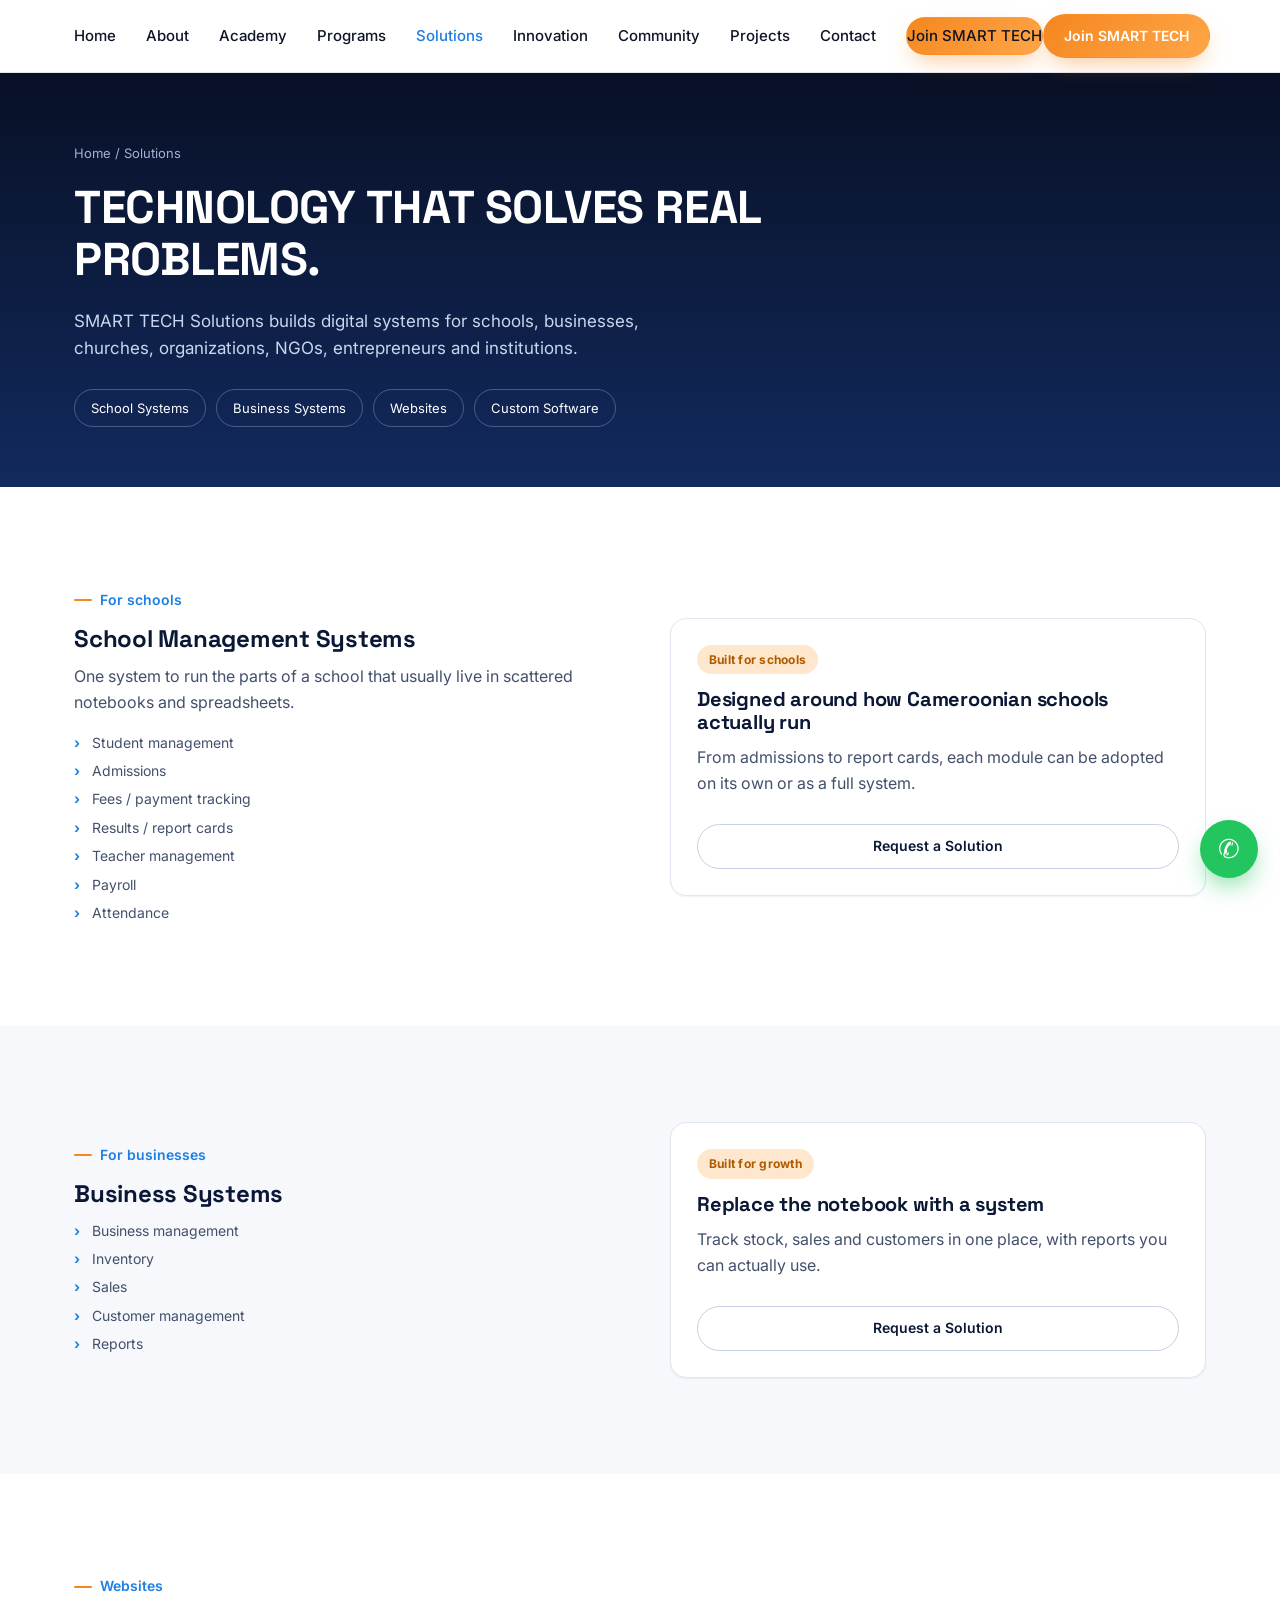
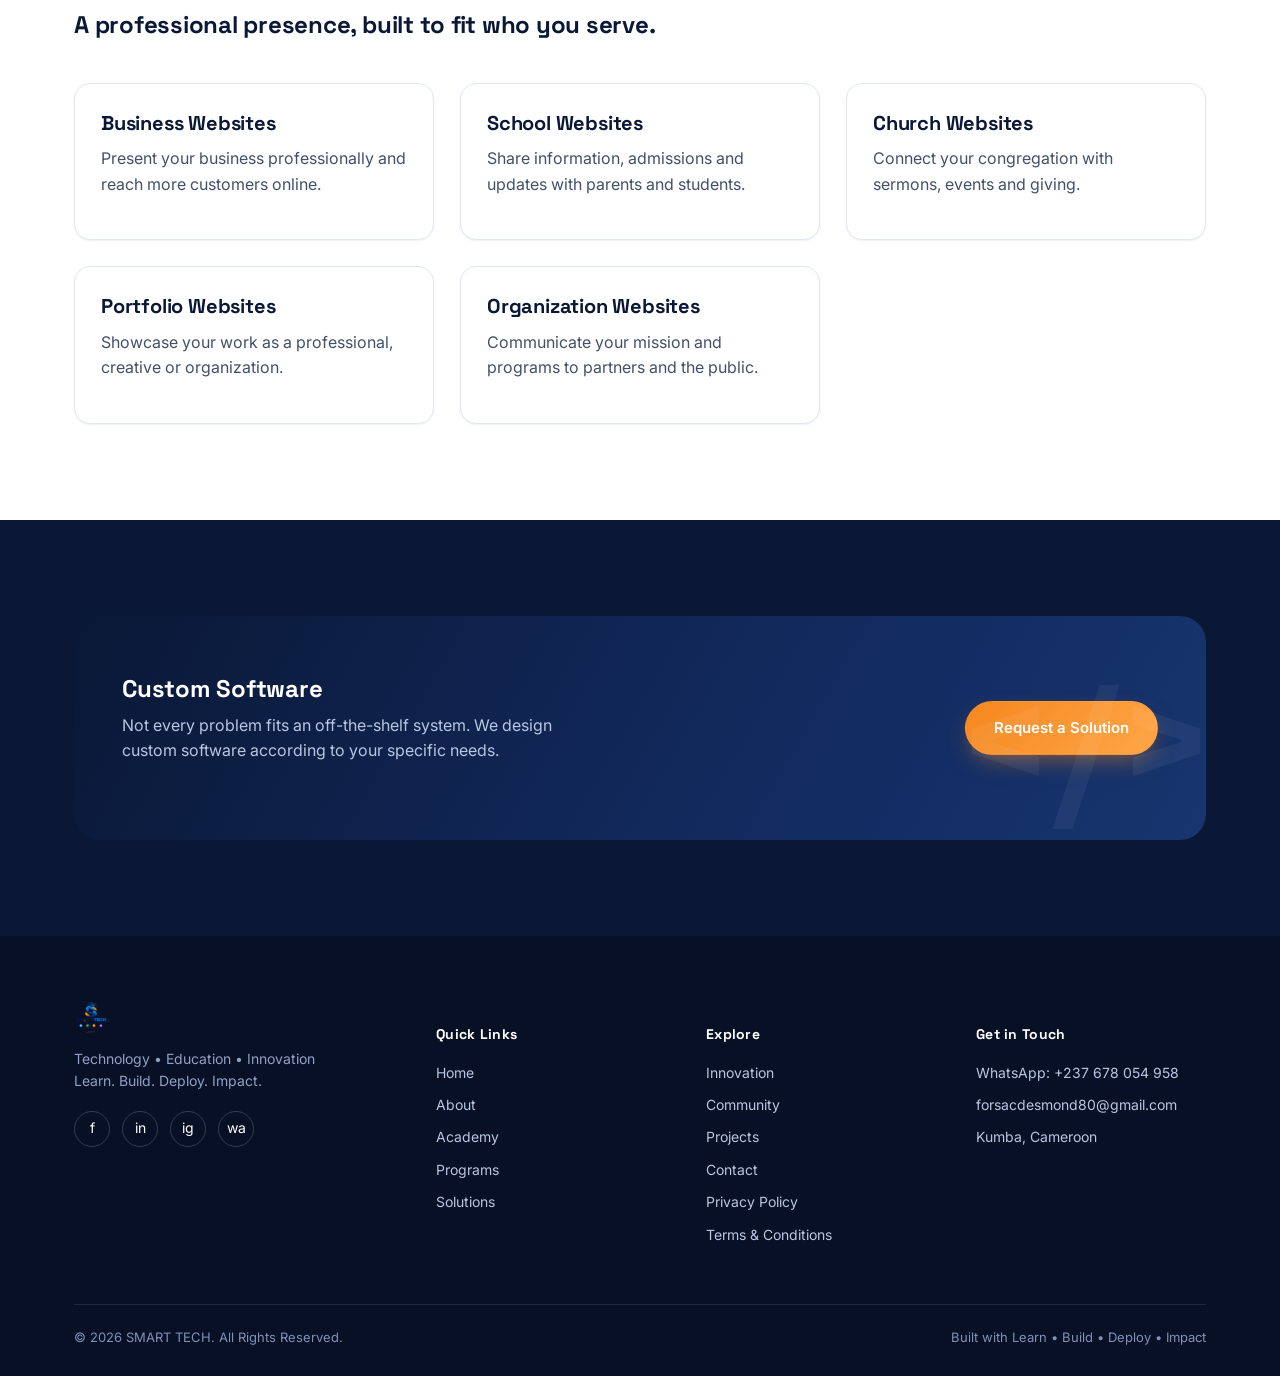
<file: solutions.html>
<!DOCTYPE html>
<html lang="en">
<head>
<meta charset="UTF-8">
<meta name="viewport" content="width=device-width, initial-scale=1.0">
<title>Solutions | SMART TECH</title>
<meta name="description" content="SMART TECH Solutions builds school management systems, business systems, websites and custom software for African organizations.">
<link rel="canonical" href="https://smarttech.cm/solutions.html">
<meta property="og:title" content="Solutions | SMART TECH">
<meta property="og:description" content="SMART TECH Solutions builds school management systems, business systems, websites and custom software for African organizations.">
<meta property="og:type" content="website">
<meta property="og:image" content="assets/logo.png">
<meta property="og:site_name" content="SMART TECH">
<meta name="twitter:card" content="summary_large_image">
<link rel="icon" type="image/png" href="assets/logo.png">
<link rel="stylesheet" href="css/style.css">
</head>
<body>
<header class="nav">
  <div class="nav-inner">
    <a href="index.html" class="nav-brand">
      <img src="assets/logo.png" alt="SMART TECH logo">
    </a>
    <nav class="nav-links" aria-label="Primary">
        <a href="index.html">Home</a>
        <a href="about.html">About</a>
        <a href="academy.html">Academy</a>
        <a href="programs.html">Programs</a>
        <a href="solutions.html" class="active">Solutions</a>
        <a href="innovation.html">Innovation</a>
        <a href="community.html">Community</a>
        <a href="projects.html">Projects</a>
        <a href="contact.html">Contact</a>
        <a href="community.html" class="btn btn-primary btn-sm nav-cta-mobile">Join SMART TECH</a>
    </nav>
    <div class="nav-cta">
      <a href="community.html" class="btn btn-primary btn-sm">Join SMART TECH</a>
    </div>
    <button class="nav-toggle" aria-label="Toggle menu" aria-expanded="false"><span></span></button>
  </div>
</header>

<main>

<section class="page-hero">
  <div class="container">
    <div class="crumbs"><a href="index.html">Home</a> / Solutions</div>
    <h1>TECHNOLOGY THAT SOLVES REAL PROBLEMS.</h1>
    <p>SMART TECH Solutions builds digital systems for schools, businesses, churches, organizations, NGOs, entrepreneurs and institutions.</p>
    <div class="strip-nav">
      <a href="#schools">School Systems</a>
      <a href="#business">Business Systems</a>
      <a href="#websites">Websites</a>
      <a href="#custom">Custom Software</a>
    </div>
  </div>
</section>

<section class="section-pad" id="schools">
  <div class="container">
    <div class="split">
      <div>
        <div class="eyebrow">For schools</div>
        <h2>School Management Systems</h2>
        <p>One system to run the parts of a school that usually live in scattered notebooks and spreadsheets.</p>
        <ul class="prog-list">
          <li>Student management</li>
          <li>Admissions</li>
          <li>Fees / payment tracking</li>
          <li>Results / report cards</li>
          <li>Teacher management</li>
          <li>Payroll</li>
          <li>Attendance</li>
        </ul>
      </div>
      <div class="prog-card">
        <span class="prog-level">Built for schools</span>
        <h3>Designed around how Cameroonian schools actually run</h3>
        <p>From admissions to report cards, each module can be adopted on its own or as a full system.</p>
        <a href="contact.html" class="btn btn-outline btn-sm">Request a Solution</a>
      </div>
    </div>
  </div>
</section>

<section class="section-pad band-paper" id="business">
  <div class="container">
    <div class="split">
      <div class="prog-card" style="order:2;">
        <span class="prog-level">Built for growth</span>
        <h3>Replace the notebook with a system</h3>
        <p>Track stock, sales and customers in one place, with reports you can actually use.</p>
        <a href="contact.html" class="btn btn-outline btn-sm">Request a Solution</a>
      </div>
      <div style="order:1;">
        <div class="eyebrow">For businesses</div>
        <h2>Business Systems</h2>
        <ul class="prog-list">
          <li>Business management</li>
          <li>Inventory</li>
          <li>Sales</li>
          <li>Customer management</li>
          <li>Reports</li>
        </ul>
      </div>
    </div>
  </div>
</section>

<section class="section-pad" id="websites">
  <div class="container">
    <div class="section-head">
      <div class="eyebrow">Websites</div>
      <h2>A professional presence, built to fit who you serve.</h2>
    </div>
    <div class="card-grid">
      <div class="prog-card"><h3>Business Websites</h3><p>Present your business professionally and reach more customers online.</p></div>
      <div class="prog-card"><h3>School Websites</h3><p>Share information, admissions and updates with parents and students.</p></div>
      <div class="prog-card"><h3>Church Websites</h3><p>Connect your congregation with sermons, events and giving.</p></div>
      <div class="prog-card"><h3>Portfolio Websites</h3><p>Showcase your work as a professional, creative or organization.</p></div>
      <div class="prog-card"><h3>Organization Websites</h3><p>Communicate your mission and programs to partners and the public.</p></div>
    </div>
  </div>
</section>

<section class="section-pad band-navy" id="custom">
  <div class="container">
    <div class="cta-band">
      <div>
        <h2>Custom Software</h2>
        <p>Not every problem fits an off-the-shelf system. We design custom software according to your specific needs.</p>
      </div>
      <div class="cta-actions">
        <a href="contact.html" class="btn btn-primary">Request a Solution</a>
      </div>
    </div>
  </div>
</section>

</main>
<footer class="footer">
  <div class="container">
    <div class="footer-grid">
      <div>
        <div class="footer-brand">
          <img src="assets/logo.png" alt="SMART TECH logo">
        </div>
        <p style="color:#8FA1C4;font-size:14px;max-width:280px;">Technology &bull; Education &bull; Innovation<br>Learn. Build. Deploy. Impact.</p>
        <div class="socials" style="margin-top:18px;">
          <a href="#" aria-label="Facebook">f</a>
          <a href="#" aria-label="LinkedIn">in</a>
          <a href="#" aria-label="Instagram">ig</a>
          <a href="https://wa.me/237678054958" aria-label="WhatsApp">wa</a>
        </div>
      </div>
      <div>
        <h5>Quick Links</h5>
        <ul>
          <li><a href="index.html">Home</a></li>
          <li><a href="about.html">About</a></li>
          <li><a href="academy.html">Academy</a></li>
          <li><a href="programs.html">Programs</a></li>
          <li><a href="solutions.html">Solutions</a></li>
        </ul>
      </div>
      <div>
        <h5>Explore</h5>
        <ul>
          <li><a href="innovation.html">Innovation</a></li>
          <li><a href="community.html">Community</a></li>
          <li><a href="projects.html">Projects</a></li>
          <li><a href="contact.html">Contact</a></li>
          <li><a href="privacy.html">Privacy Policy</a></li>
          <li><a href="terms.html">Terms &amp; Conditions</a></li>
        </ul>
      </div>
      <div>
        <h5>Get in Touch</h5>
        <ul>
          <li><a href="https://wa.me/237678054958">WhatsApp: +237 678 054 958</a></li>
          <li><a href="mailto:forsacdesmond80@gmail.com">forsacdesmond80@gmail.com</a></li>
          <li>Kumba, Cameroon</li>
        </ul>
      </div>
    </div>
    <div class="footer-bottom">
      <span>&copy; 2026 SMART TECH. All Rights Reserved.</span>
      <span>Built with Learn &bull; Build &bull; Deploy &bull; Impact</span>
    </div>
  </div>
</footer>
<a href="https://wa.me/237678054958" class="wa-float" aria-label="Chat on WhatsApp" target="_blank" rel="noopener">&#9990;</a>
<script src="js/script.js"></script>
</body>
</html>
</file>
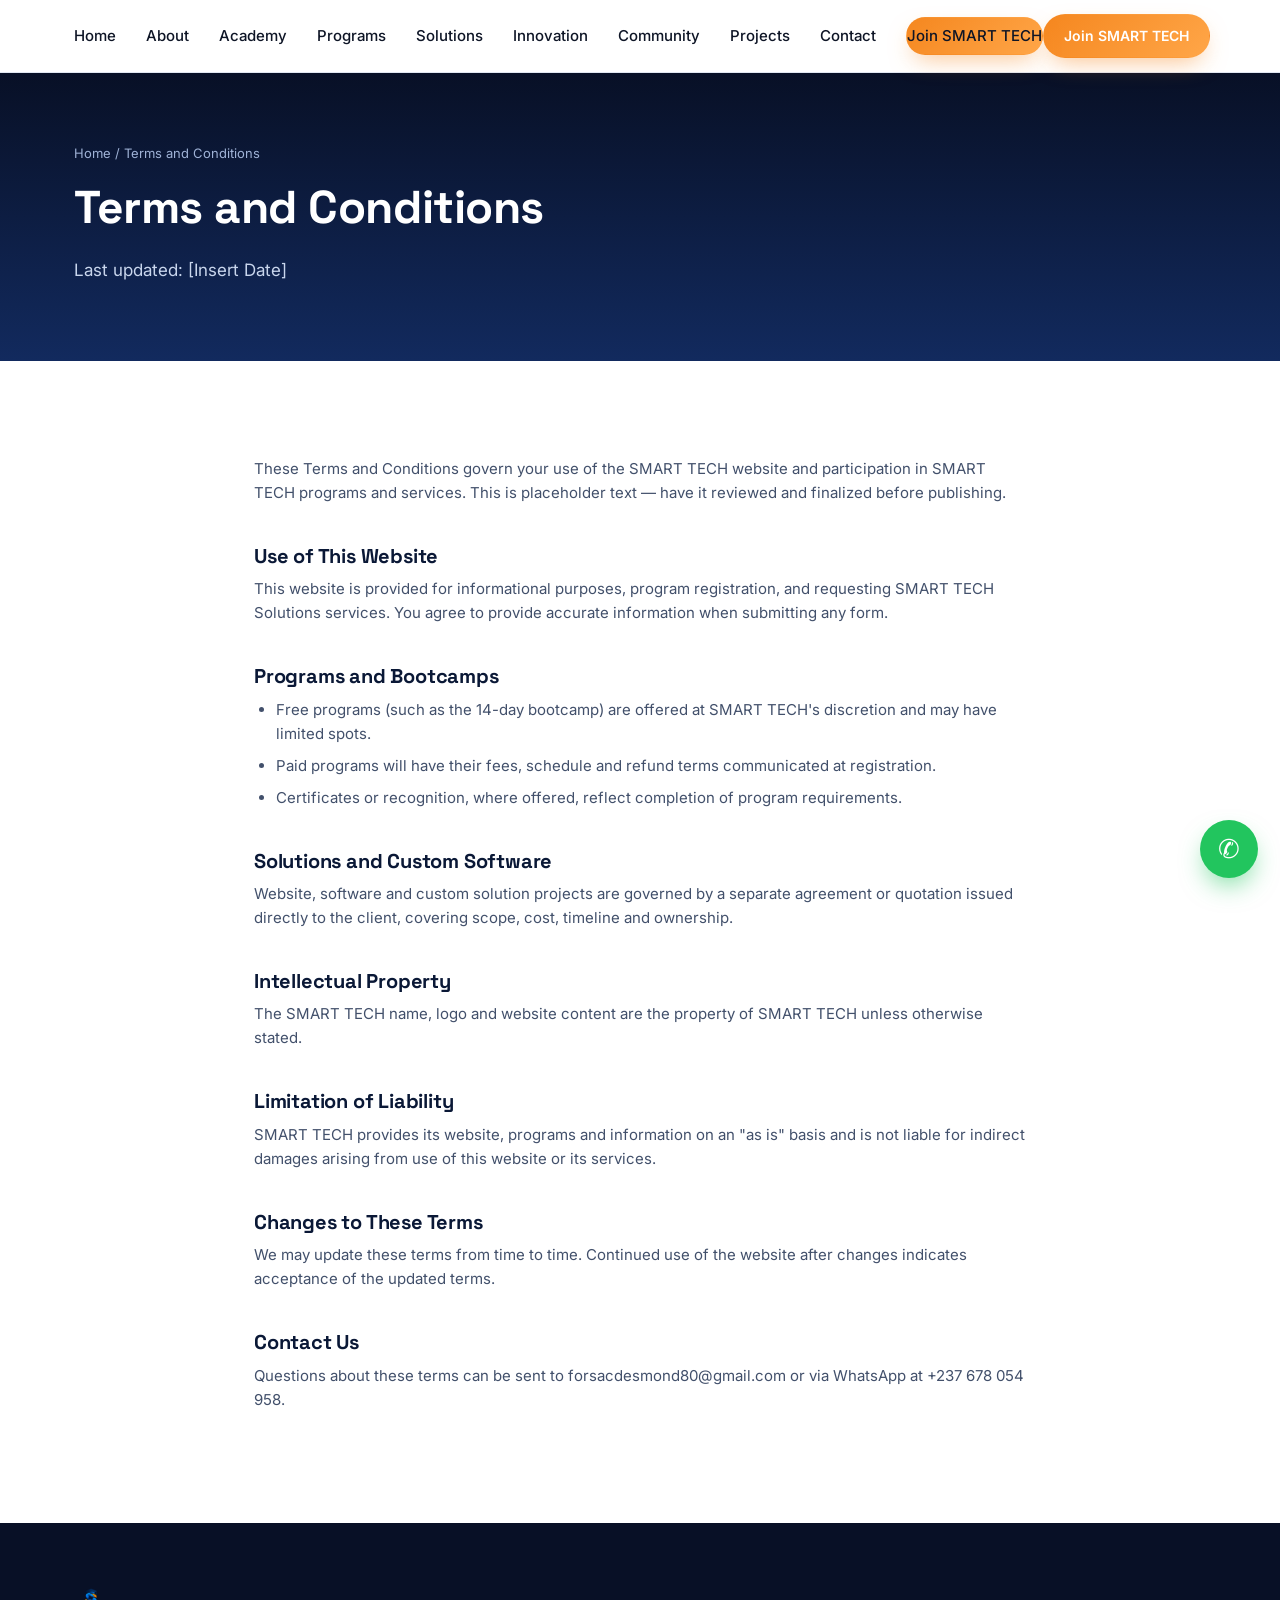
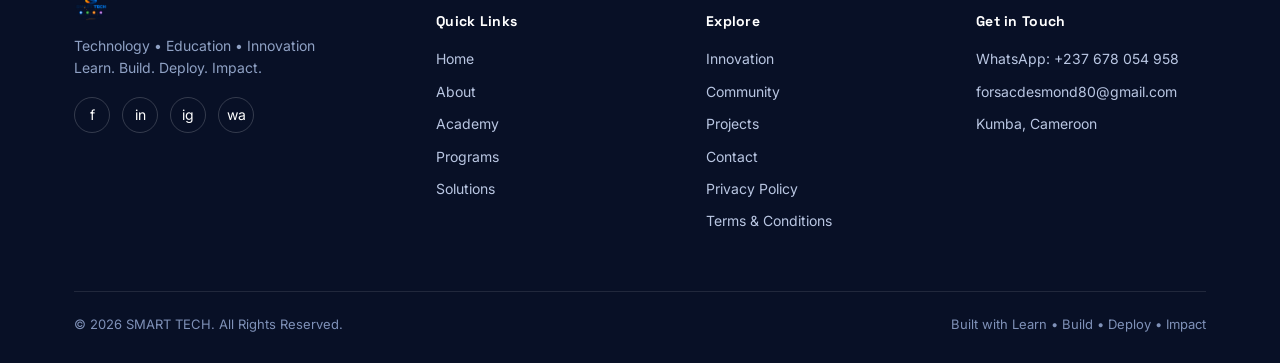
<file: terms.html>
<!DOCTYPE html>
<html lang="en">
<head>
<meta charset="UTF-8">
<meta name="viewport" content="width=device-width, initial-scale=1.0">
<title>Terms and Conditions | SMART TECH</title>
<meta name="description" content="SMART TECH terms and conditions.">
<link rel="canonical" href="https://smarttech.cm/terms.html">
<perty="og:title" content="Terms and Conditions | SMART TECH">
<meta property="og:description" content="SMART TECH terms and conditions.">
<meta property="og:type" content="website">
<meta property="og:image" content="assets/logo.png">
<meta property="og:site_name" content="SMART TECH">
<meta name="twitter:card" content="summary_large_image">
<link rel="icon" type="image/png" href="assets/logo.png">
<link rel="stylesheet" href="css/style.css">
</head>
<body>
<header class="nav">
  <div class="nav-inner">
    <a href="index.html" class="nav-brand">
      <img src="assets/logo.png" alt="SMART TECH logo">
    </a>
    <nav class="nav-links" aria-label="Primary">
        <a href="index.html">Home</a>
        <a href="about.html">About</a>
        <a href="academy.html">Academy</a>
        <a href="programs.html">Programs</a>
        <a href="solutions.html">Solutions</a>
        <a href="innovation.html">Innovation</a>
        <a href="community.html">Community</a>
        <a href="projects.html">Projects</a>
        <a href="contact.html">Contact</a>
        <a href="community.html" class="btn btn-primary btn-sm nav-cta-mobile">Join SMART TECH</a>
    </nav>
    <div class="nav-cta">
      <a href="community.html" class="btn btn-primary btn-sm">Join SMART TECH</a>
    </div>
    <button class="nav-toggle" aria-label="Toggle menu" aria-expanded="false"><span></span></button>
  </div>
</header>

<main>
<section class="page-hero">
  <div class="container">
    <div class="crumbs"><a href="index.html">Home</a> / Terms and Conditions</div>
    <h1>Terms and Conditions</h1>
    <p>Last updated: [Insert Date]</p>
  </div>
</section>
<section class="section-pad">
  <div class="container legal" style="max-width:820px;">
    <p>These Terms and Conditions govern your use of the SMART TECH website and participation in SMART TECH programs and services. This is placeholder text &mdash; have it reviewed and finalized before publishing.</p>

    <h2>Use of This Website</h2>
    <p>This website is provided for informational purposes, program registration, and requesting SMART TECH Solutions services. You agree to provide accurate information when submitting any form.</p>

    <h2>Programs and Bootcamps</h2>
    <ul>
      <li>Free programs (such as the 14-day bootcamp) are offered at SMART TECH's discretion and may have limited spots.</li>
      <li>Paid programs will have their fees, schedule and refund terms communicated at registration.</li>
      <li>Certificates or recognition, where offered, reflect completion of program requirements.</li>
    </ul>

    <h2>Solutions and Custom Software</h2>
    <p>Website, software and custom solution projects are governed by a separate agreement or quotation issued directly to the client, covering scope, cost, timeline and ownership.</p>

    <h2>Intellectual Property</h2>
    <p>The SMART TECH name, logo and website content are the property of SMART TECH unless otherwise stated.</p>

    <h2>Limitation of Liability</h2>
    <p>SMART TECH provides its website, programs and information on an "as is" basis and is not liable for indirect damages arising from use of this website or its services.</p>

    <h2>Changes to These Terms</h2>
    <p>We may update these terms from time to time. Continued use of the website after changes indicates acceptance of the updated terms.</p>

    <h2>Contact Us</h2>
    <p>Questions about these terms can be sent to forsacdesmond80@gmail.com or via WhatsApp at +237 678 054 958.</p>
  </div>
</section>
</main>
<footer class="footer">
  <div class="container">
    <div class="footer-grid">
      <div>
        <div class="footer-brand">
          <img src="assets/logo.png" alt="SMART TECH logo">
        </div>
        <p style="color:#8FA1C4;font-size:14px;max-width:280px;">Technology &bull; Education &bull; Innovation<br>Learn. Build. Deploy. Impact.</p>
        <div class="socials" style="margin-top:18px;">
          <a href="#" aria-label="Facebook">f</a>
          <a href="#" aria-label="LinkedIn">in</a>
          <a href="#" aria-label="Instagram">ig</a>
          <a href="https://wa.me/237678054958" aria-label="WhatsApp">wa</a>
        </div>
      </div>
      <div>
        <h5>Quick Links</h5>
        <ul>
          <li><a href="index.html">Home</a></li>
          <li><a href="about.html">About</a></li>
          <li><a href="academy.html">Academy</a></li>
          <li><a href="programs.html">Programs</a></li>
          <li><a href="solutions.html">Solutions</a></li>
        </ul>
      </div>
      <div>
        <h5>Explore</h5>
        <ul>
          <li><a href="innovation.html">Innovation</a></li>
          <li><a href="community.html">Community</a></li>
          <li><a href="projects.html">Projects</a></li>
          <li><a href="contact.html">Contact</a></li>
          <li><a href="privacy.html">Privacy Policy</a></li>
          <li><a href="terms.html">Terms &amp; Conditions</a></li>
        </ul>
      </div>
      <div>
        <h5>Get in Touch</h5>
        <ul>
          <li><a href="https://wa.me/237678054958">WhatsApp: +237 678 054 958</a></li>
          <li><a href="mailto:forsacdesmond80@gmail.com">forsacdesmond80@gmail.com</a></li>
          <li>Kumba, Cameroon</li>
        </ul>
      </div>
    </div>
    <div class="footer-bottom">
      <span>&copy; 2026 SMART TECH. All Rights Reserved.</span>
      <span>Built with Learn &bull; Build &bull; Deploy &bull; Impact</span>
    </div>
  </div>
</footer>
<a href="https://wa.me/237678054958" class="wa-float" aria-label="Chat on WhatsApp" target="_blank" rel="noopener">&#9990;</a>
<script src="js/script.js"></script>
</body>
</html>
</file>
<file: css/style.css>
/* ==========================================================================
   SMART TECH — Design System
   Colors pulled from brand mark: deep navy shell, cyan-blue ribbon, orange flame
   Type: Space Grotesk (display/headings) + Inter (body/UI)
   ========================================================================== */

@import url('https://fonts.googleapis.com/css2?family=Space+Grotesk:wght@500;600;700&family=Inter:wght@400;500;600;700&display=swap');

:root {
  --navy-950: #081026;
  --navy-900: #0A1836;
  --navy-800: #122A5E;
  --navy-700: #1B3A78;
  --blue-500: #1E7FE0;
  --blue-400: #3D97F0;
  --blue-300: #7CBBF7;
  --orange-500: #F5871F;
  --orange-400: #FFA648;
  --orange-100: #FFE7CE;
  --ink: #0E1526;
  --ink-soft: #42506B;
  --paper: #F6F8FC;
  --paper-2: #EEF2F9;
  --white: #FFFFFF;
  --line: #E1E7F1;
  --line-strong: #C7D1E3;

  --radius-s: 10px;
  --radius-m: 16px;
  --radius-l: 26px;

  --shadow-1: 0 1px 2px rgba(10, 24, 54, .06);
  --shadow-2: 0 12px 32px -12px rgba(10, 24, 54, .22);

  --container: 1180px;
  --font-display: 'Space Grotesk', sans-serif;
  --font-body: 'Inter', sans-serif;
}

*,
*::before,
*::after {
  box-sizing: border-box;
}

html {
  scroll-behavior: smooth;
}

body {
  margin: 0;
  font-family: var(--font-body);
  color: var(--ink);
  background: var(--white);
  line-height: 1.6;
  -webkit-font-smoothing: antialiased;
}

img {
  max-width: 100%;
  display: block;
}

a {
  color: inherit;
  text-decoration: none;
}

ul {
  margin: 0;
  padding: 0;
  list-style: none;
}

h1,
h2,
h3,
h4 {
  font-family: var(--font-display);
  color: var(--navy-900);
  line-height: 1.12;
  margin: 0 0 .5em;
  letter-spacing: -.01em;
}

p {
  margin: 0 0 1em;
  color: var(--ink-soft);
}

.container {
  width: 100%;
  max-width: var(--container);
  margin: 0 auto;
  padding: 0 24px;
}

section {
  position: relative;
}

.section-pad {
  padding: 96px 0;
}

@media(max-width:768px) {
  .section-pad {
    padding: 64px 0;
  }
}

.eyebrow {
  display: inline-flex;
  align-items: center;
  gap: 8px;
  font-size: 14px;
  font-weight: 600;
  color: var(--blue-500);
  margin-bottom: 14px;
}

.eyebrow::before {
  content: "";
  width: 18px;
  height: 2px;
  background: var(--orange-500);
  display: inline-block;
  border-radius: 2px;
}

.lede {
  font-size: 19px;
  color: var(--ink-soft);
  max-width: 640px;
}

/* Buttons */
.btn {
  display: inline-flex;
  align-items: center;
  justify-content: center;
  gap: 8px;
  padding: 14px 28px;
  border-radius: 999px;
  font-family: var(--font-body);
  font-weight: 600;
  font-size: 15px;
  cursor: pointer;
  border: 1px solid transparent;
  transition: transform .15s ease, box-shadow .15s ease, background .2s ease, color .2s ease;
  white-space: nowrap;
}

.btn:active {
  transform: translateY(1px);
}

.btn-primary {
  background: linear-gradient(135deg, var(--orange-500), var(--orange-400));
  color: var(--white);
  box-shadow: 0 10px 24px -8px rgba(245, 135, 31, .55);
}

.btn-primary:hover {
  box-shadow: 0 14px 30px -8px rgba(245, 135, 31, .7);
}

.btn-secondary {
  background: transparent;
  color: var(--white);
  border-color: rgba(255, 255, 255, .4);
}

.btn-secondary:hover {
  border-color: #fff;
  background: rgba(255, 255, 255, .08);
}

.btn-outline {
  background: transparent;
  border-color: var(--line-strong);
  color: var(--navy-900);
}

.btn-outline:hover {
  border-color: var(--blue-500);
  color: var(--blue-500);
}

.btn-block {
  width: 100%;
}

.btn-sm {
  padding: 10px 20px;
  font-size: 14px;
}

/* NAV */
.nav {
  position: sticky;
  top: 0;
  z-index: 100;
  background: rgba(255, 255, 255, .85);
  backdrop-filter: blur(10px);
  border-bottom: 1px solid var(--line);
}

.nav-inner {
  display: flex;
  align-items: center;
  justify-content: space-between;
  padding: 14px 24px;
  max-width: var(--container);
  margin: 0 auto;
}

.nav-brand {
  display: flex;
  align-items: center;
  gap: 10px;
}

.nav-brand img {
  height: 38px;
  width: auto;
}

.nav-links {
  display: flex;
  align-items: center;
  gap: 30px;
}

.nav-links a {
  font-size: 15px;
  font-weight: 500;
  color: var(--ink);
  position: relative;
  padding: 6px 0;
}

.nav-links a.active,
.nav-links a:hover {
  color: var(--blue-500);
}

.nav-cta {
  display: flex;
  align-items: center;
  gap: 14px;
}

.nav-toggle {
  display: none;
  background: none;
  border: none;
  cursor: pointer;
  width: 40px;
  height: 40px;
  align-items: center;
  justify-content: center;
}

.nav-toggle span,
.nav-toggle span::before,
.nav-toggle span::after {
  content: "";
  display: block;
  width: 22px;
  height: 2px;
  background: var(--navy-900);
  position: relative;
  transition: .2s;
}

.nav-toggle span::before {
  position: absolute;
  top: -7px;
}

.nav-toggle span::after {
  position: absolute;
  top: 7px;
}

@media(max-width:900px) {
  .nav-inner {
    padding: 12px 16px;
  }

  .nav-brand img {
    height: 34px;
  }

  .nav-links {
    position: absolute;
    top: 100%;
    left: 12px;
    right: 12px;
    max-height: calc(100vh - 78px);
    background: var(--white);
    flex-direction: column;
    align-items: flex-start;
    gap: 0;
    padding: 8px 18px 18px;
    transform: translateY(-8px);
    opacity: 0;
    visibility: hidden;
    pointer-events: none;
    transition: transform .2s ease, opacity .2s ease, visibility .2s ease;
    border-top: 1px solid var(--line);
    border: 1px solid var(--line);
    border-radius: 0 0 var(--radius-m) var(--radius-m);
    box-shadow: var(--shadow-2);
    overflow-y: auto;
  }

  .nav-links.open {
    transform: translateY(0);
    opacity: 1;
    visibility: visible;
    pointer-events: auto;
  }

  .nav-links a {
    width: 100%;
    padding: 12px 0;
    border-bottom: 1px solid var(--line);
  }

  .nav-cta {
    display: none;
  }

  .nav-links .nav-cta-mobile {
    display: flex;
    margin-top: 16px;
    width: 100%;
    border: 0;
  }

  .nav-toggle {
    display: flex;
  }
}

/* HERO */
.hero {
  background:
    radial-gradient(1100px 480px at 85% -10%, rgba(30, 127, 224, .35), transparent 60%),
    linear-gradient(180deg, var(--navy-950), var(--navy-900) 60%, var(--navy-800));
  color: var(--white);
  overflow: hidden;
  padding: 88px 0 100px;
}

.hero-grid {
  display: grid;
  grid-template-columns: 1.1fr .9fr;
  gap: 56px;
  align-items: center;
}

@media(max-width:900px) {
  .hero-grid {
    grid-template-columns: 1fr;
  }
}

.hero h1 {
  color: var(--white);
  font-size: clamp(34px, 5vw, 58px);
  margin-bottom: 22px;
}

.hero .lede {
  color: #C9D6ED;
  max-width: 520px;
}

.hero-actions {
  display: flex;
  gap: 16px;
  margin-top: 32px;
  flex-wrap: wrap;
}

.hero-stats {
  display: flex;
  gap: 34px;
  margin-top: 48px;
  flex-wrap: wrap;
}

.hero-stats div strong {
  display: block;
  font-family: var(--font-display);
  font-size: 26px;
  color: var(--white);
}

.hero-stats div span {
  font-size: 13px;
  color: #9FB2D6;
}

.hero-visual {
  position: relative;
  aspect-ratio: 1/1;
  max-width: 460px;
  margin: 0 auto;
}

.orbit-card {
  position: absolute;
  background: rgba(255, 255, 255, .06);
  border: 1px solid rgba(255, 255, 255, .14);
  backdrop-filter: blur(6px);
  border-radius: var(--radius-m);
  padding: 16px 18px;
  color: #fff;
  font-size: 13px;
  box-shadow: 0 20px 40px -20px rgba(0, 0, 0, .5);
}

/* Pillars / feature cards */
.pillars-grid {
  display: grid;
  grid-template-columns: repeat(4, 1fr);
  gap: 22px;
  margin-top: 48px;
}

@media(max-width:980px) {
  .pillars-grid {
    grid-template-columns: 1fr 1fr;
  }
}

@media(max-width:600px) {
  .pillars-grid {
    grid-template-columns: 1fr;
  }
}

.pillar-card {
  background: var(--white);
  border: 1px solid var(--line);
  border-top: 4px solid var(--blue-500);
  border-radius: var(--radius-m);
  padding: 28px 24px;
  transition: transform .18s ease, box-shadow .18s ease;
}

.pillar-card:hover {
  transform: translateY(-4px);
  box-shadow: var(--shadow-2);
}

.pillar-card:nth-child(2) {
  border-top-color: var(--orange-500);
}

.pillar-card:nth-child(3) {
  border-top-color: #6C4CD1;
}

.pillar-card:nth-child(4) {
  border-top-color: #0FA36B;
}

.pillar-icon {
  width: 46px;
  height: 46px;
  border-radius: 12px;
  display: flex;
  align-items: center;
  justify-content: center;
  background: var(--paper-2);
  margin-bottom: 16px;
  font-size: 20px;
}

.pillar-card h3 {
  font-size: 19px;
  margin-bottom: 8px;
}

.pillar-tag {
  font-size: 13px;
  font-weight: 600;
  color: var(--orange-500);
  margin-bottom: 10px;
  display: block;
}

/* Journey / philosophy row */
.flow-row {
  display: flex;
  align-items: stretch;
  gap: 0;
  margin-top: 46px;
  border-radius: var(--radius-l);
  overflow: hidden;
  border: 1px solid var(--line);
}

.flow-step {
  flex: 1;
  padding: 30px 24px;
  background: var(--paper);
  position: relative;
}

.flow-step+.flow-step {
  border-left: 1px dashed var(--line-strong);
}

.flow-step .num {
  font-family: var(--font-display);
  font-size: 13px;
  color: var(--blue-500);
  font-weight: 700;
}

.flow-step h4 {
  font-size: 17px;
  margin: 10px 0 6px;
}

.flow-step p {
  font-size: 14px;
  margin: 0;
}

@media(max-width:900px) {
  .flow-row {
    flex-direction: column;
    border-radius: var(--radius-m);
  }

  .flow-step+.flow-step {
    border-left: none;
    border-top: 1px dashed var(--line-strong);
  }
}

/* Why grid */
.why-grid {
  display: grid;
  grid-template-columns: repeat(3, 1fr);
  gap: 28px;
  margin-top: 44px;
}

@media(max-width:900px) {
  .why-grid {
    grid-template-columns: 1fr 1fr;
  }
}

@media(max-width:600px) {
  .why-grid {
    grid-template-columns: 1fr;
  }
}

.why-item {
  padding-left: 20px;
  border-left: 3px solid var(--orange-500);
}

.why-item h4 {
  font-size: 17px;
  margin-bottom: 6px;
}

.why-item p {
  font-size: 14.5px;
}

/* Section headers */
.section-head {
  max-width: 640px;
}

.section-head.center {
  margin: 0 auto;
  text-align: center;
}

/* Bands */
.band-navy {
  background: var(--navy-900);
  color: #fff;
}

.band-navy h2 {
  color: #fff;
}

.band-navy p {
  color: #B9C6E2;
}

.band-paper {
  background: var(--paper);
}

/* Program / project cards */
.card-grid {
  display: grid;
  grid-template-columns: repeat(3, 1fr);
  gap: 26px;
  margin-top: 44px;
}

@media(max-width:980px) {
  .card-grid {
    grid-template-columns: 1fr 1fr;
  }
}

@media(max-width:640px) {
  .card-grid {
    grid-template-columns: 1fr;
  }
}

.prog-card {
  background: #fff;
  border: 1px solid var(--line);
  border-radius: var(--radius-m);
  padding: 26px;
  display: flex;
  flex-direction: column;
  gap: 12px;
  box-shadow: var(--shadow-1);
}

.prog-level {
  align-self: flex-start;
  font-size: 12px;
  font-weight: 700;
  letter-spacing: .02em;
  padding: 5px 12px;
  border-radius: 999px;
  background: var(--orange-100);
  color: #B05B00;
}

.prog-card h3 {
  font-size: 20px;
  margin: 2px 0 0;
}

.prog-meta {
  display: flex;
  gap: 16px;
  font-size: 13px;
  color: var(--ink-soft);
  border-top: 1px solid var(--line);
  border-bottom: 1px solid var(--line);
  padding: 10px 0;
}

.prog-list {
  font-size: 14px;
}

.prog-list li {
  position: relative;
  padding-left: 18px;
  margin-bottom: 6px;
  color: var(--ink-soft);
}

.prog-list li::before {
  content: "›";
  position: absolute;
  left: 0;
  color: var(--blue-500);
  font-weight: 700;
}

.proj-card {
  background: #fff;
  border: 1px solid var(--line);
  border-radius: var(--radius-m);
  overflow: hidden;
  box-shadow: var(--shadow-1);
}

.proj-thumb {
  height: 160px;
  background: linear-gradient(135deg, var(--navy-800), var(--blue-500));
  display: flex;
  align-items: center;
  justify-content: center;
  color: rgba(255, 255, 255, .85);
  font-family: var(--font-display);
  font-size: 15px;
  letter-spacing: .02em;
  text-align: center;
  padding: 20px;
}

.proj-body {
  padding: 22px;
}

.proj-cat {
  font-size: 12px;
  font-weight: 700;
  color: var(--blue-500);
  text-transform: uppercase;
  letter-spacing: .04em;
}

.proj-body h3 {
  font-size: 18px;
  margin: 8px 0 6px;
}

.proj-tech {
  display: flex;
  flex-wrap: wrap;
  gap: 6px;
  margin: 10px 0 4px;
}

.tag {
  font-size: 12px;
  background: var(--paper-2);
  color: var(--ink-soft);
  padding: 4px 10px;
  border-radius: 999px;
}

/* Timeline */
.timeline {
  display: flex;
  justify-content: space-between;
  margin-top: 56px;
  position: relative;
  flex-wrap: wrap;
  gap: 24px;
}

.timeline::before {
  content: "";
  position: absolute;
  top: 15px;
  left: 0;
  right: 0;
  height: 2px;
  background: repeating-linear-gradient(90deg, var(--line-strong) 0 8px, transparent 8px 14px);
}

@media(max-width:900px) {
  .timeline::before {
    display: none;
  }
}

.tl-step {
  flex: 1;
  min-width: 120px;
  text-align: center;
  position: relative;
}

.tl-dot {
  width: 32px;
  height: 32px;
  border-radius: 50%;
  background: var(--blue-500);
  color: #fff;
  display: flex;
  align-items: center;
  justify-content: center;
  margin: 0 auto 14px;
  font-family: var(--font-display);
  font-size: 13px;
  font-weight: 700;
  position: relative;
  z-index: 2;
}

.tl-step:nth-child(even) .tl-dot {
  background: var(--orange-500);
}

.tl-step h4 {
  font-size: 15px;
  margin-bottom: 4px;
}

.tl-step p {
  font-size: 13px;
}

/* Testimonials */
.testi-grid {
  display: grid;
  grid-template-columns: repeat(3, 1fr);
  gap: 24px;
  margin-top: 44px;
}

@media(max-width:900px) {
  .testi-grid {
    grid-template-columns: 1fr;
  }
}

.testi-card {
  background: var(--paper);
  border-radius: var(--radius-m);
  padding: 26px;
  border: 1px solid var(--line);
}

.testi-quote {
  font-size: 15px;
  color: var(--ink);
  margin-bottom: 18px;
}

.testi-who {
  display: flex;
  align-items: center;
  gap: 12px;
}

.testi-avatar {
  width: 44px;
  height: 44px;
  border-radius: 50%;
  background: linear-gradient(135deg, var(--blue-400), var(--navy-800));
  display: flex;
  align-items: center;
  justify-content: center;
  color: #fff;
  font-weight: 700;
  font-family: var(--font-display);
}

.testi-who strong {
  display: block;
  font-size: 14px;
}

.testi-who span {
  font-size: 12.5px;
  color: var(--ink-soft);
}

.placeholder-badge {
  font-size: 11px;
  color: var(--orange-500);
  font-weight: 700;
  letter-spacing: .03em;
}

/* CTA band */
.cta-band {
  background: linear-gradient(120deg, var(--navy-900), var(--navy-800) 60%, #17356F);
  border-radius: var(--radius-l);
  padding: 60px 48px;
  color: #fff;
  display: flex;
  align-items: center;
  justify-content: space-between;
  gap: 40px;
  flex-wrap: wrap;
  position: relative;
  overflow: hidden;
}

.cta-band::after {
  content: "</>";
  position: absolute;
  right: -10px;
  bottom: -30px;
  font-family: var(--font-display);
  font-size: 160px;
  font-weight: 700;
  color: rgba(255, 255, 255, .05);
}

.cta-band h2 {
  color: #fff;
  margin-bottom: 10px;
  max-width: 480px;
}

.cta-band p {
  color: #B9C6E2;
  max-width: 440px;
}

.cta-actions {
  display: flex;
  gap: 14px;
  flex-wrap: wrap;
}

/* Forms */
.form-card {
  background: #fff;
  border: 1px solid var(--line);
  border-radius: var(--radius-l);
  padding: 40px;
  box-shadow: var(--shadow-2);
}

.form-grid {
  display: grid;
  grid-template-columns: 1fr 1fr;
  gap: 20px;
}

@media(max-width:700px) {
  .form-grid {
    grid-template-columns: 1fr;
  }
}

.field {
  display: flex;
  flex-direction: column;
  gap: 7px;
}

.field.full {
  grid-column: 1/-1;
}

.field label {
  font-size: 13.5px;
  font-weight: 600;
  color: var(--navy-900);
}

.field .req {
  color: var(--orange-500);
}

.field input,
.field select,
.field textarea {
  border: 1px solid var(--line-strong);
  border-radius: var(--radius-s);
  padding: 12px 14px;
  font-family: var(--font-body);
  font-size: 14.5px;
  background: var(--paper);
  color: var(--ink);
}

.field input:focus,
.field select:focus,
.field textarea:focus {
  outline: 2px solid var(--blue-400);
  outline-offset: 1px;
  background: #fff;
}

.field-hint {
  font-size: 12.5px;
  color: var(--ink-soft);
}

.form-note {
  font-size: 13px;
  color: var(--ink-soft);
  margin-top: 16px;
}

.form-success {
  display: none;
  background: #EAF9F0;
  border: 1px solid #B7E9CB;
  color: #166534;
  padding: 14px 16px;
  border-radius: var(--radius-s);
  font-size: 14px;
  margin-top: 18px;
}

.form-success.show {
  display: block;
}

/* Page hero (inner pages) */
.page-hero {
  background: linear-gradient(180deg, var(--navy-950), var(--navy-800));
  color: #fff;
  padding: 70px 0 60px;
}

.page-hero h1 {
  color: #fff;
  font-size: clamp(30px, 4.4vw, 46px);
  max-width: 760px;
}

.page-hero p {
  color: #C9D6ED;
  max-width: 600px;
  font-size: 17px;
}

.crumbs {
  font-size: 13px;
  color: #9FB2D6;
  margin-bottom: 18px;
}

.crumbs a {
  color: #9FB2D6;
}

.crumbs a:hover {
  color: #fff;
}

/* Divisions strip (used on solutions/academy inner pages) */
.strip-nav {
  display: flex;
  gap: 10px;
  flex-wrap: wrap;
  margin-top: 26px;
}

.strip-nav a {
  border: 1px solid rgba(255, 255, 255, .25);
  padding: 8px 16px;
  border-radius: 999px;
  font-size: 13px;
  color: #fff;
}

.strip-nav a:hover {
  background: rgba(255, 255, 255, .1);
}

/* Values / list icons */
.values-grid {
  display: grid;
  grid-template-columns: repeat(4, 1fr);
  gap: 20px;
  margin-top: 40px;
}

@media(max-width:900px) {
  .values-grid {
    grid-template-columns: 1fr 1fr;
  }
}

@media(max-width:500px) {
  .values-grid {
    grid-template-columns: 1fr;
  }
}

.value-chip {
  background: var(--paper);
  border: 1px solid var(--line);
  border-radius: var(--radius-m);
  padding: 20px;
}

.value-chip h4 {
  font-size: 15.5px;
  margin-bottom: 4px;
}

.value-chip p {
  font-size: 13px;
  margin: 0;
}

/* Two column split */
.split {
  display: grid;
  grid-template-columns: 1fr 1fr;
  gap: 60px;
  align-items: center;
}

@media(max-width:900px) {
  .split {
    grid-template-columns: 1fr;
    gap: 32px;
  }
}

/* Footer */
.footer {
  background: var(--navy-950);
  color: #B9C6E2;
  padding: 64px 0 28px;
}

.footer-grid {
  display: grid;
  grid-template-columns: 1.4fr 1fr 1fr 1fr;
  gap: 40px;
}

@media(max-width:800px) {
  .footer-grid {
    grid-template-columns: 1fr 1fr;
  }
}

@media(max-width:500px) {
  .footer-grid {
    grid-template-columns: 1fr;
  }
}

.footer-brand {
  display: flex;
  align-items: center;
  gap: 10px;
  margin-bottom: 14px;
}

.footer-brand img {
  height: 34px;
}

.footer h5 {
  color: #fff;
  font-family: var(--font-display);
  font-size: 14px;
  margin-bottom: 16px;
  letter-spacing: .02em;
}

.footer ul li {
  margin-bottom: 10px;
  font-size: 14px;
}

.footer ul li a:hover {
  color: #fff;
}

.footer-bottom {
  border-top: 1px solid rgba(255, 255, 255, .1);
  margin-top: 48px;
  padding-top: 22px;
  display: flex;
  justify-content: space-between;
  flex-wrap: wrap;
  gap: 12px;
  font-size: 13px;
  color: #7F91B8;
}

.socials {
  display: flex;
  gap: 12px;
}

.socials a {
  width: 36px;
  height: 36px;
  border-radius: 50%;
  border: 1px solid rgba(255, 255, 255, .18);
  display: flex;
  align-items: center;
  justify-content: center;
  font-size: 14px;
  color: #fff;
}

.socials a:hover {
  background: var(--blue-500);
  border-color: var(--blue-500);
}

/* WhatsApp floating button */
.wa-float {
  position: fixed;
  bottom: 22px;
  right: 22px;
  z-index: 200;
  width: 58px;
  height: 58px;
  border-radius: 50%;
  background: #22C55E;
  color: #fff;
  display: flex;
  align-items: center;
  justify-content: center;
  box-shadow: 0 12px 26px -6px rgba(34, 197, 94, .6);
  font-size: 26px;
}

.wa-float:hover {
  transform: translateY(-2px);
}

/* Utility */
.mt-0 {
  margin-top: 0;
}

.center {
  text-align: center;
}

.badge-free {
  display: inline-flex;
  align-items: center;
  gap: 8px;
  background: var(--orange-100);
  color: #B05B00;
  padding: 6px 14px;
  border-radius: 999px;
  font-size: 13px;
  font-weight: 700;
  margin-bottom: 18px;
}

.legal h2 {
  margin-top: 40px;
  font-size: 20px;
}

.legal p,
.legal li {
  color: var(--ink-soft);
  font-size: 15px;
}

.legal ul {
  list-style: disc;
  padding-left: 22px;
  margin-bottom: 16px;
}

.legal ul li {
  margin-bottom: 8px;
}

@media (prefers-reduced-motion: reduce) {
  * {
    animation: none !important;
    transition: none !important;
  }

  html {
    scroll-behavior: auto;
  }
}

:focus-visible {
  outline: 2px solid var(--blue-500);
  outline-offset: 2px;
}
</file>
